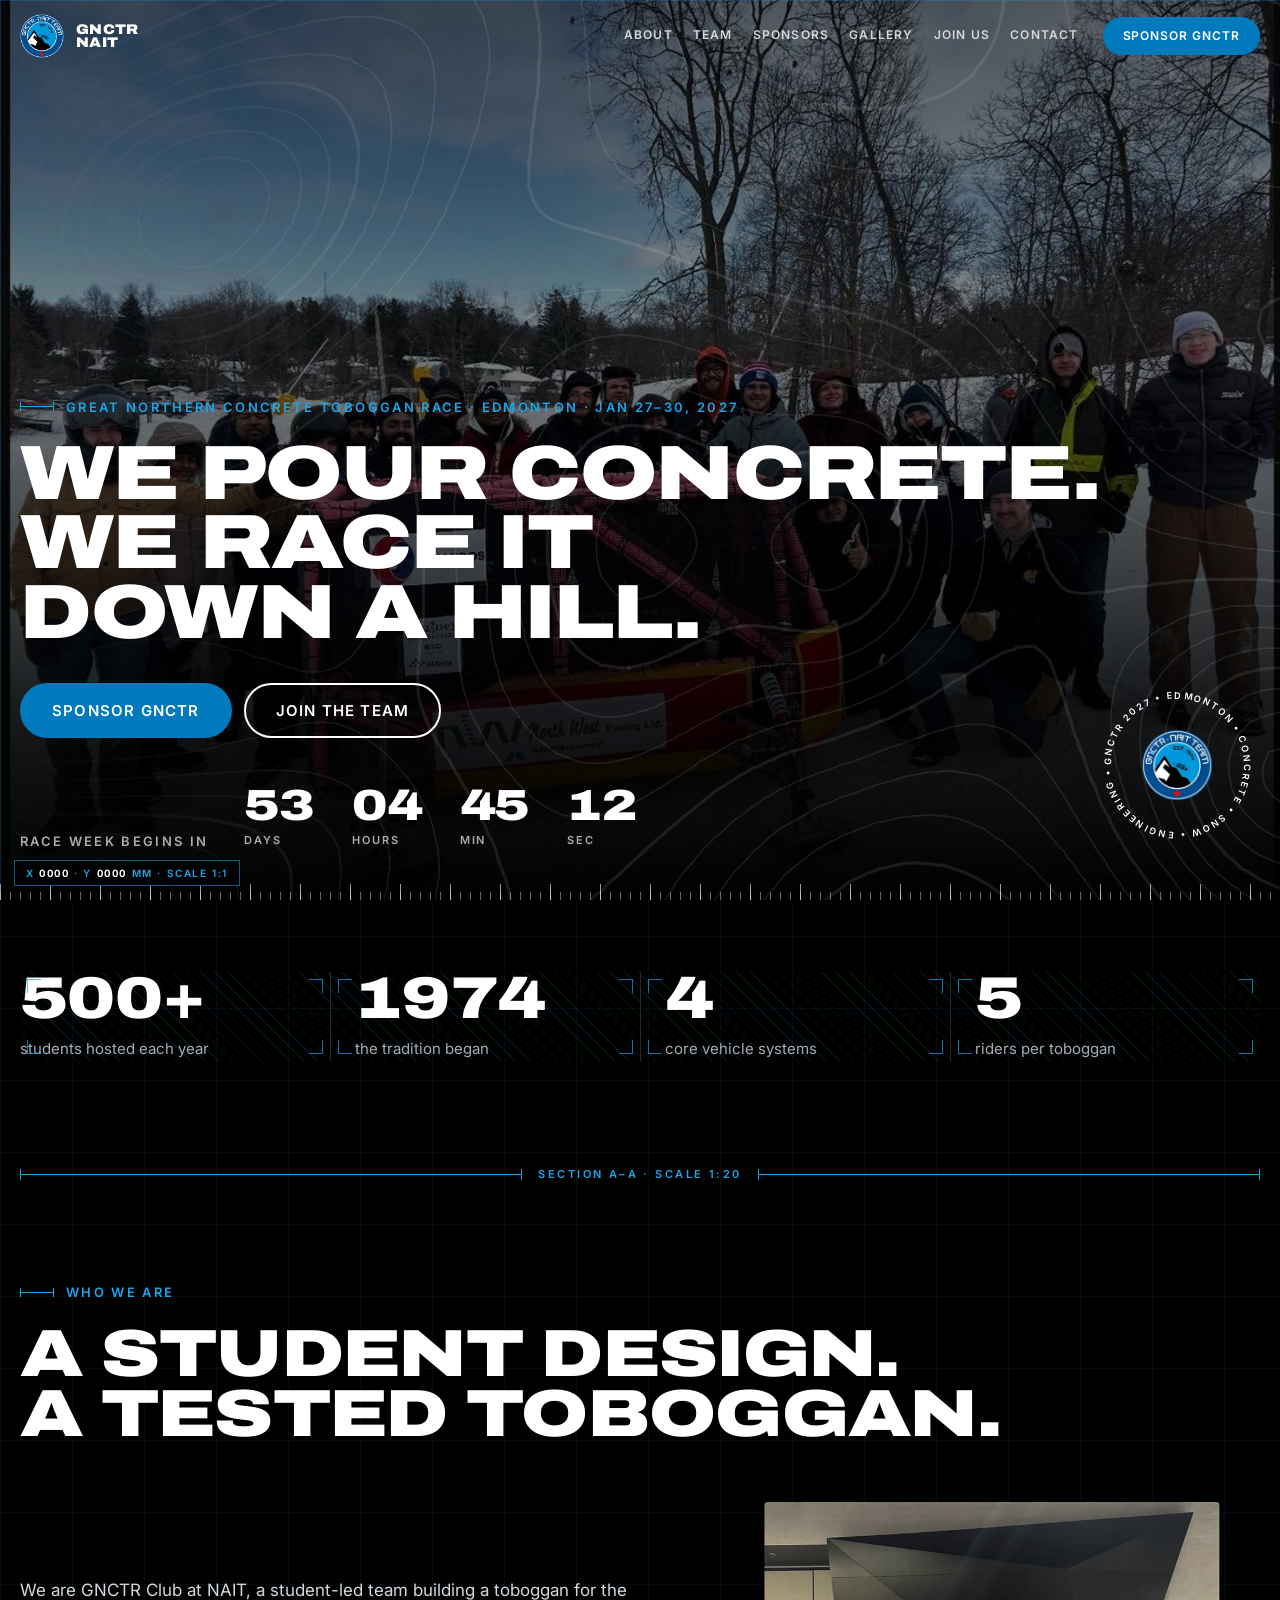
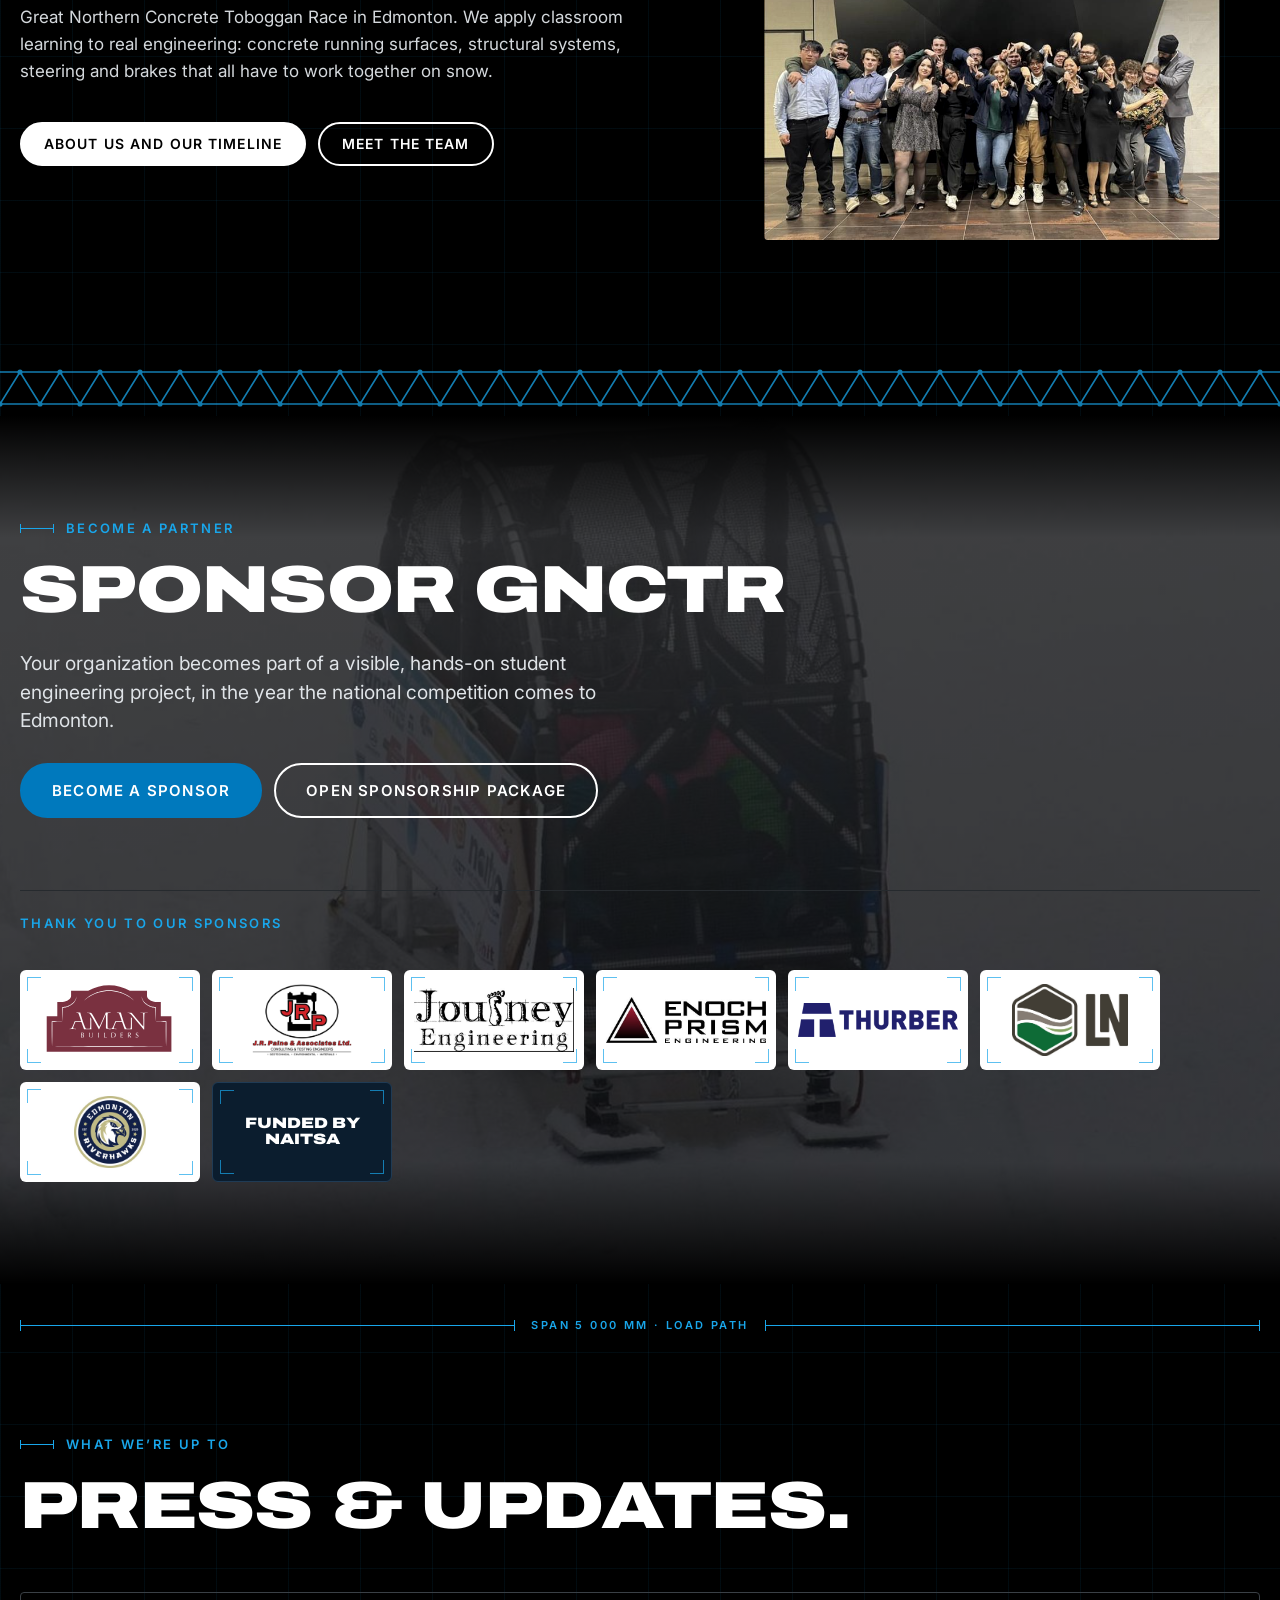
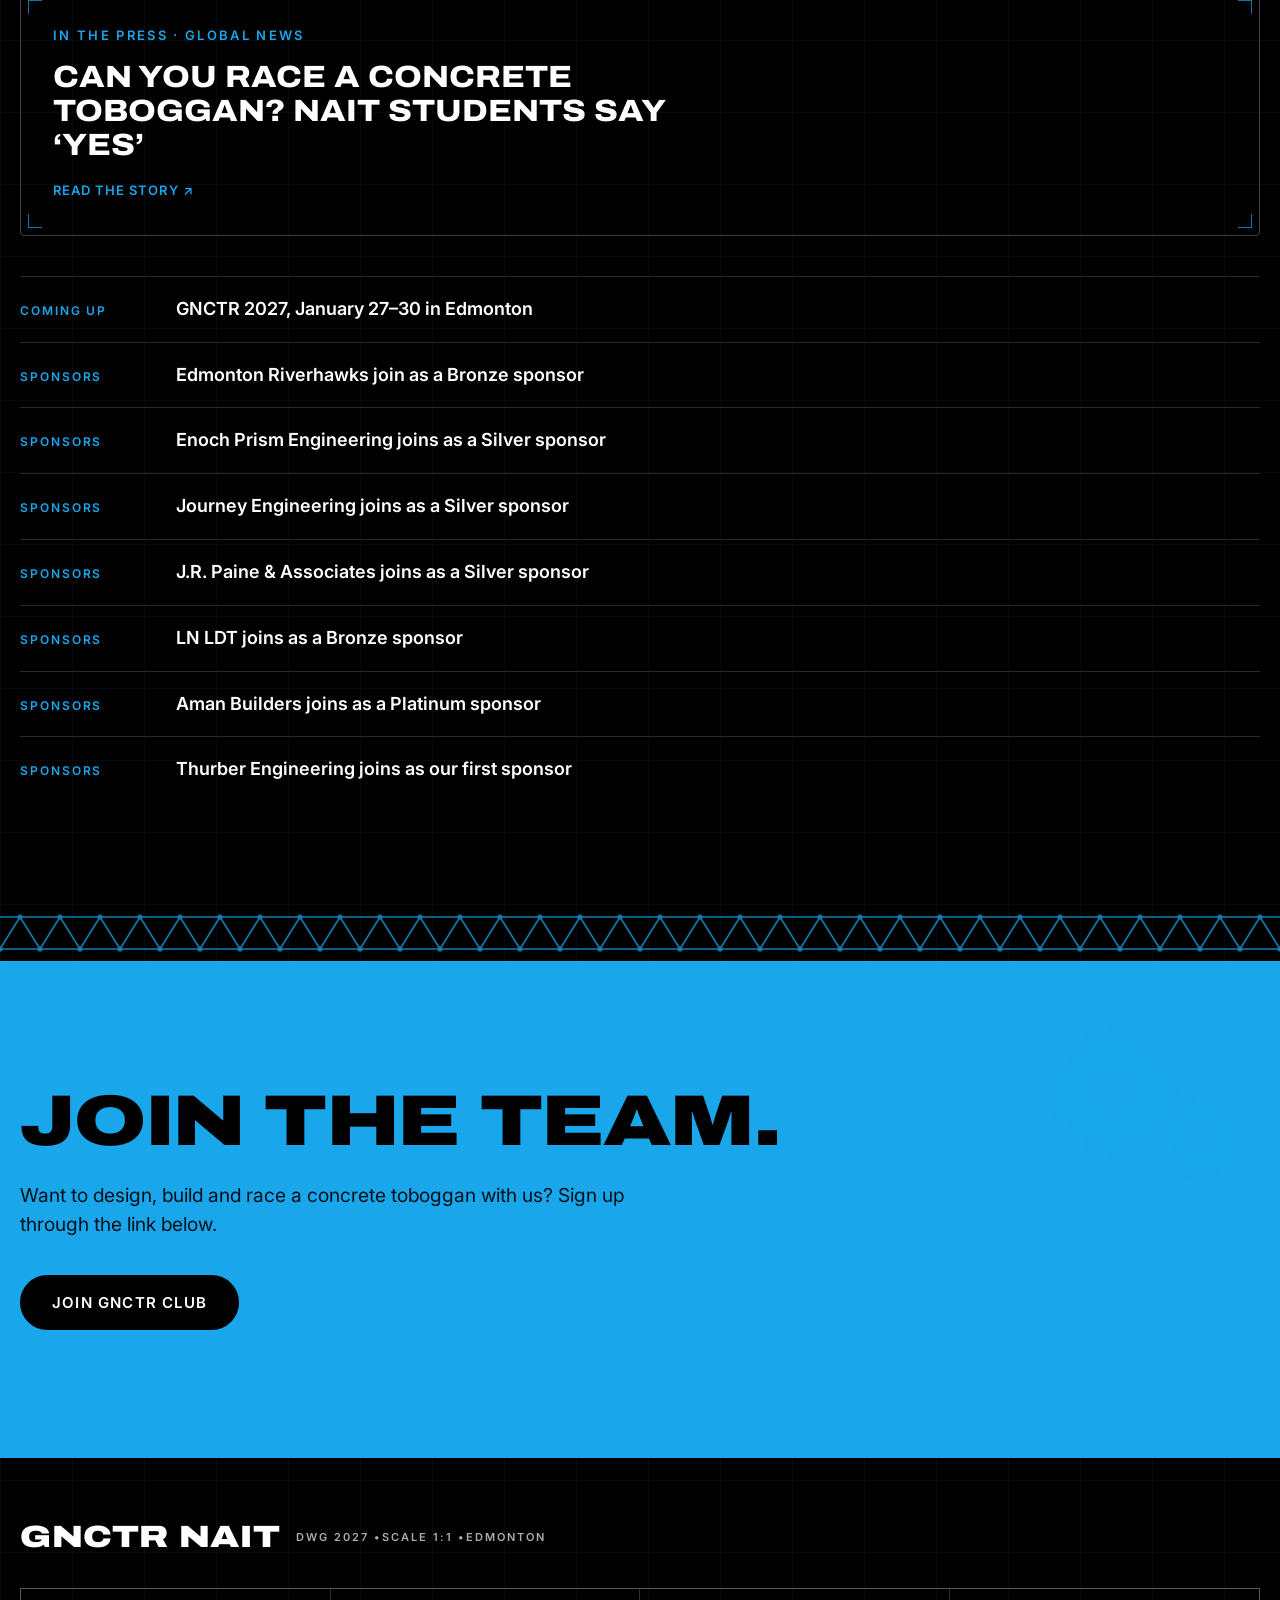
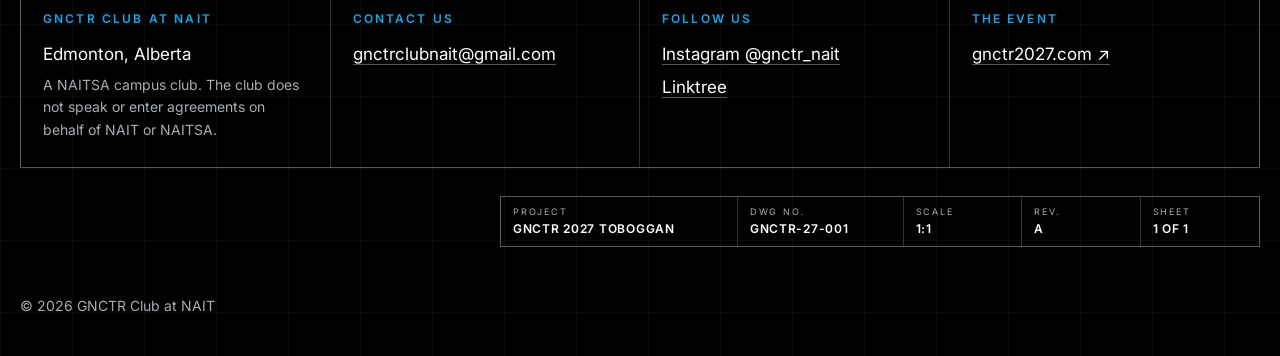
<file: index.html>
<!doctype html>
<html lang="en">
<head>
<meta charset="utf-8">
<meta name="viewport" content="width=device-width, initial-scale=1, viewport-fit=cover">
<title>GNCTR NAIT</title>
<meta name="description" content="GNCTR Club at NAIT: a student team designing, building and racing a concrete toboggan at the Great Northern Concrete Toboggan Race, Edmonton, January 27-30, 2027.">
<meta name="theme-color" content="#000000">
<link rel="icon" href="favicon.ico" sizes="any">
<link rel="icon" type="image/png" sizes="32x32" href="assets/img/icon-img-01.png">
<link rel="apple-touch-icon" href="assets/img/icon-img-02.png">
<link rel="preconnect" href="https://fonts.googleapis.com">
<link rel="preconnect" href="https://fonts.gstatic.com" crossorigin>
<link rel="stylesheet" href="https://fonts.googleapis.com/css2?family=Archivo:wdth,wght@62..125,100..900&family=Inter:wght@400;500;600&display=swap">
<link rel="stylesheet" href="css/styles.css">
</head>
<body>

<header class="nav" id="nav">
  <div class="wrap nav-in">
    <a class="brand" href="index.html" aria-label="GNCTR NAIT home">
      <img src="assets/img/img-03.png" alt="" width="44" height="44">
      <span>GNCTR<br>NAIT</span>
    </a>
    <nav class="nav-links" id="nav-links" aria-label="Main">
      <a href="about.html">About</a>
      <a href="team.html">Team</a>
      <a href="sponsors.html">Sponsors</a>
      <a href="gallery.html">Gallery</a>
      <a href="https://www.ookslife.ca/organization/great-northern-concrete-toboggan-race-club" target="_blank" rel="noopener">Join us</a>
      <a href="#contact">Contact</a>
      <a class="btn btn-blue menu-cta" href="sponsors.html">Sponsor GNCTR</a>
    </nav>
    <a class="btn btn-blue nav-cta" href="sponsors.html">Sponsor GNCTR</a>
    <button class="burger" id="burger" type="button" aria-label="Open menu" aria-expanded="false" aria-controls="nav-links"><span></span><span></span></button>
  </div>
</header>

<main id="top">
<div class="page" data-page="home">
  <section class="hero" aria-labelledby="hero-h">
    <div class="hero-bg" role="img" aria-label="The GNCTR NAIT team gathered around their toboggan in the snow"></div>
    <div class="topo" aria-hidden="true"></div>
    <div class="ruler" aria-hidden="true"></div>
    <div class="wrap hero-in">
      <p class="eyebrow">Great Northern Concrete Toboggan Race &middot; Edmonton &middot; Jan 27&ndash;30, 2027</p>
      <h1 id="hero-h">We pour concrete.<br>We race it<br>down a hill.</h1>
      <div class="hero-actions">
        <a class="btn btn-blue btn-lg" href="sponsors.html">Sponsor GNCTR</a>
        <a class="btn btn-line btn-lg" href="https://www.ookslife.ca/organization/great-northern-concrete-toboggan-race-club" target="_blank" rel="noopener">Join the team</a>
      </div>
      <svg class="stamp" viewBox="0 0 200 200" aria-hidden="true"><defs><path id="ringpath" d="M100,100 m-80,0 a80,80 0 1,1 160,0 a80,80 0 1,1 -160,0"/></defs><g class="ring"><text><textPath href="#ringpath" textLength="496" lengthAdjust="spacing">GNCTR 2027 &#8226; Edmonton &#8226; Concrete &#8226; Snow &#8226; Engineering &#8226;</textPath></text></g><image href="assets/img/img-03.png" x="58" y="58" width="84" height="84"/></svg>
      <div class="count" aria-label="Time until race week">
        <p class="count-l">Race week begins in</p>
        <div class="count-g" id="countdown">
          <div><b id="cd-d">--</b><span>Days</span></div>
          <div><b id="cd-h">--</b><span>Hours</span></div>
          <div><b id="cd-m">--</b><span>Min</span></div>
          <div><b id="cd-s">--</b><span>Sec</span></div>
        </div>
      </div>
    </div>
  </section>

  <section class="stats wrap" aria-label="GNCTR in numbers">
    <div class="stat reveal"><b data-count="500" data-suffix="+">500+</b><span>students hosted each year</span></div>
    <div class="stat reveal"><b data-count="1974">1974</b><span>the tradition began</span></div>
    <div class="stat reveal"><b data-count="4">4</b><span>core vehicle systems</span></div>
    <div class="stat reveal"><b data-count="5">5</b><span>riders per toboggan</span></div>
  </section>

  <div class="dim" aria-hidden="true"><i></i><span>Section A&ndash;A &middot; Scale 1:20</span><i></i></div>
  <section class="sec">
    <div class="wrap">
      <p class="eyebrow">Who we are</p>
      <h2 class="mega">A student design.<br>A tested toboggan.</h2>
      <div class="split">
        <div class="prose reveal">
          <p>We are GNCTR Club at NAIT, a student-led team building a toboggan for the Great Northern Concrete Toboggan Race in Edmonton. We apply classroom learning to real engineering: concrete running surfaces, structural systems, steering and brakes that all have to work together on snow.</p>
          <div class="hero-actions"><a class="btn btn-solid" href="about.html">About us and our timeline</a><a class="btn btn-line" href="team.html">Meet the team</a></div>
        </div>
        <figure class="about-photo reveal"><img src="assets/img/img-04.jpg" alt="The GNCTR NAIT team posing together indoors" width="800" height="593" loading="lazy"></figure>
      </div>
    </div>
  </section>

  <div class="truss" aria-hidden="true"></div>
  <section class="sec bg-sec cta-block">
    <div class="sec-bg" style="--img:url('../assets/img/bg-02.jpg')"></div>
    <div class="wrap">
      <p class="eyebrow">Become a partner</p>
      <h2 class="mega">Sponsor GNCTR</h2>
      <p class="lede">Your organization becomes part of a visible, hands-on student engineering project, in the year the national competition comes to Edmonton.</p>
      <div class="hero-actions"><a class="btn btn-blue btn-lg" href="sponsors.html">Become a sponsor</a><a class="btn btn-line btn-lg" href="assets/docs/GNCTR_at_NAIT_2027_Sponsorship_Package.pdf" target="_blank" rel="noopener">Open sponsorship package</a></div>
      <h3 class="label">Thank you to our sponsors</h3>
      <div class="logos compact">
        <div class="logo" role="img" aria-label="Aman Builders"><img src="assets/img/sponsor-aman-builders.svg" alt="" width="260" height="137"></div>
        <div class="logo" role="img" aria-label="J.R. Paine &amp; Associates Ltd."><img src="assets/img/sponsor-j-r-paine-amp-associates-ltd.png" alt="" width="200" height="144"></div>
        <div class="logo" role="img" aria-label="Journey Engineering"><img src="assets/img/sponsor-journey-engineering.jpg" alt="" width="520" height="206"></div>
        <div class="logo" role="img" aria-label="Enoch Prism Engineering"><img src="assets/img/sponsor-enoch-prism-engineering.jpg" alt="" width="499" height="146"></div>
        <div class="logo" role="img" aria-label="Thurber Engineering"><img src="assets/img/sponsor-thurber-engineering.png" alt="" width="200" height="77"></div>
        <div class="logo" role="img" aria-label="LN LDT"><img src="assets/img/sponsor-ln-ldt.jpg" alt="" width="600" height="375"></div>
          <div class="logo" role="img" aria-label="Edmonton Riverhawks"><img src="assets/img/sponsor-edmonton-riverhawks.jpg" alt="" width="400" height="400"></div>
        <div class="logo text" role="img" aria-label="Funded by NAITSA"><span>Funded by NAITSA</span></div>
      </div>
    </div>
  </section>

  <div class="dim" aria-hidden="true"><i></i><span>Span 5 000 mm &middot; Load path</span><i></i></div>
  <section class="sec" >
    <div class="wrap">
      <p class="eyebrow">What we&rsquo;re up to</p>
      <h2 class="mega">Press &amp; updates.</h2>
      <a class="press" href="https://globalnews.ca/news/10421930/alberta-edmonton-engineering-students-compete-great-northern-toboggan-race/" target="_blank" rel="noopener">
        <span class="label">In the press &middot; Global News</span>
        <b>Can you race a concrete toboggan? NAIT students say &lsquo;yes&rsquo;</b>
        <i>Read the story &#8599;</i>
      </a>
      <ul class="updates">
        <li><span>Coming up</span><b>GNCTR 2027, January 27&ndash;30 in Edmonton</b></li>
        <li><span>Sponsors</span><b>Edmonton Riverhawks join as a Bronze sponsor</b></li>
        <li><span>Sponsors</span><b>Enoch Prism Engineering joins as a Silver sponsor</b></li>
        <li><span>Sponsors</span><b>Journey Engineering joins as a Silver sponsor</b></li>
        <li><span>Sponsors</span><b>J.R. Paine &amp; Associates joins as a Silver sponsor</b></li>
        <li><span>Sponsors</span><b>LN LDT joins as a Bronze sponsor</b></li>
        <li><span>Sponsors</span><b>Aman Builders joins as a Platinum sponsor</b></li>
        <li><span>Sponsors</span><b>Thurber Engineering joins as our first sponsor</b></li>
      </ul>
    </div>
  </section>

  <div class="truss" aria-hidden="true"></div>
  <section class="join" data-fx="gears" aria-labelledby="join-h"><svg class="gears" viewBox="0 0 190 180" aria-hidden="true"><g class="gear g1" style="--k:0.16"><path d="M123.2 74.9 L132.4 76.5 L132.4 83.5 L123.2 85.1 L121.9 91.8 L129.7 96.8 L127.1 103.3 L118.0 101.3 L114.2 106.9 L119.5 114.6 L114.6 119.5 L106.9 114.2 L101.3 118.0 L103.3 127.1 L96.8 129.7 L91.8 121.9 L85.1 123.2 L83.5 132.4 L76.5 132.4 L74.9 123.2 L68.2 121.9 L63.2 129.7 L56.7 127.1 L58.7 118.0 L53.1 114.2 L45.4 119.5 L40.5 114.6 L45.8 106.9 L42.0 101.3 L32.9 103.3 L30.3 96.8 L38.1 91.8 L36.8 85.1 L27.6 83.5 L27.6 76.5 L36.8 74.9 L38.1 68.2 L30.3 63.2 L32.9 56.7 L42.0 58.7 L45.8 53.1 L40.5 45.4 L45.4 40.5 L53.1 45.8 L58.7 42.0 L56.7 32.9 L63.2 30.3 L68.2 38.1 L74.9 36.8 L76.5 27.6 L83.5 27.6 L85.1 36.8 L91.8 38.1 L96.8 30.3 L103.3 32.9 L101.3 42.0 L106.9 45.8 L114.6 40.5 L119.5 45.4 L114.2 53.1 L118.0 58.7 L127.1 56.7 L129.7 63.2 L121.9 68.2Z M66.6 80.0a13.4 13.4 0 1 0 26.9 0a13.4 13.4 0 1 0 -26.9 0Z" fill-rule="evenodd"/><path d="M80.0 80.0L118.4 80.0" /><path d="M80.0 80.0L99.2 113.3" /><path d="M80.0 80.0L60.8 113.3" /><path d="M80.0 80.0L41.6 80.0" /><path d="M80.0 80.0L60.8 46.7" /><path d="M80.0 80.0L99.2 46.7" /><circle cx="80" cy="80" r="27.8" fill="none"/></g><g class="gear g2" style="--k:-0.256"><path d="M173.9 111.8 L183.2 112.9 L183.2 120.3 L173.9 121.4 L171.9 127.5 L178.8 133.8 L174.5 139.8 L166.3 135.2 L161.2 139.0 L163.0 148.1 L156.0 150.4 L152.1 141.9 L145.7 141.9 L141.8 150.4 L134.8 148.1 L136.6 139.0 L131.4 135.2 L123.3 139.8 L119.0 133.8 L125.8 127.5 L123.8 121.4 L114.6 120.3 L114.6 112.9 L123.8 111.8 L125.8 105.8 L119.0 99.4 L123.3 93.5 L131.4 98.0 L136.6 94.3 L134.8 85.1 L141.8 82.9 L145.7 91.3 L152.1 91.3 L156.0 82.9 L163.0 85.1 L161.2 94.3 L166.3 98.0 L174.5 93.5 L178.8 99.4 L171.9 105.8Z M140.5 116.6a8.4 8.4 0 1 0 16.8 0a8.4 8.4 0 1 0 -16.8 0Z" fill-rule="evenodd"/><path d="M148.9 116.6L172.9 116.6" /><path d="M148.9 116.6L160.9 137.4" /><path d="M148.9 116.6L136.9 137.4" /><path d="M148.9 116.6L124.9 116.6" /><path d="M148.9 116.6L136.9 95.8" /><path d="M148.9 116.6L160.9 95.8" /><circle cx="148.8699122429963" cy="116.61878189729948" r="17.4" fill="none"/></g></svg>
    <div class="wrap">
      <h2 class="mega" id="join-h">Join the team.</h2>
      <p class="lede">Want to design, build and race a concrete toboggan with us? Sign up through the link below.</p>
      <a class="btn btn-solid btn-lg" href="https://www.ookslife.ca/organization/great-northern-concrete-toboggan-race-club" target="_blank" rel="noopener">Join GNCTR Club</a>
    </div>
  </section>
</div>
</main>

<footer class="foot" id="contact">
  <div class="wrap">
    <div class="foot-big">GNCTR NAIT</div>
    <div class="foot-cols">
      <div><h3>GNCTR Club at NAIT</h3><p>Edmonton, Alberta</p><p class="fine">A NAITSA campus club. The club does not speak or enter agreements on behalf of NAIT or NAITSA.</p></div>
      <div><h3>Contact us</h3><p><a href="mailto:gnctrclubnait@gmail.com">gnctrclubnait@gmail.com</a></p></div>
      <div><h3>Follow us</h3><p><a href="https://www.instagram.com/gnctr_nait/" target="_blank" rel="noopener">Instagram @gnctr_nait</a></p><p><a href="https://linktr.ee/gnctrclubnait" target="_blank" rel="noopener">Linktree</a></p></div>
      <div><h3>The event</h3><p><a href="https://gnctr2027.com" target="_blank" rel="noopener">gnctr2027.com &#8599;</a></p></div>
    </div>
    <div class="titleblock" aria-hidden="true"><div><span>Project</span><b>GNCTR 2027 toboggan</b></div><div><span>Dwg no.</span><b>GNCTR-27-001</b></div><div><span>Scale</span><b>1:1</b></div><div><span>Rev.</span><b>A</b></div><div><span>Sheet</span><b>1 of 1</b></div></div>
    <p class="copy">&copy; 2026 GNCTR Club at NAIT</p>
  </div>
</footer>
<div class="xh xh-h" aria-hidden="true"></div><div class="xh xh-v" aria-hidden="true"></div><div class="hud" aria-hidden="true">X <b id="hud-x">0000</b> &middot; Y <b id="hud-y">0000</b> mm &middot; Scale 1:1</div>
<div class="run" aria-hidden="true"><i class="run-line"></i><svg class="run-sled" viewBox="0 0 28 20"><path d="M3 14h20c2 0 3 1 3 3"/><rect x="6" y="6" width="14" height="6" rx="2"/><path d="M5 17h18"/></svg></div>


<script src="js/main.js" defer></script>
</body>
</html>
</file>
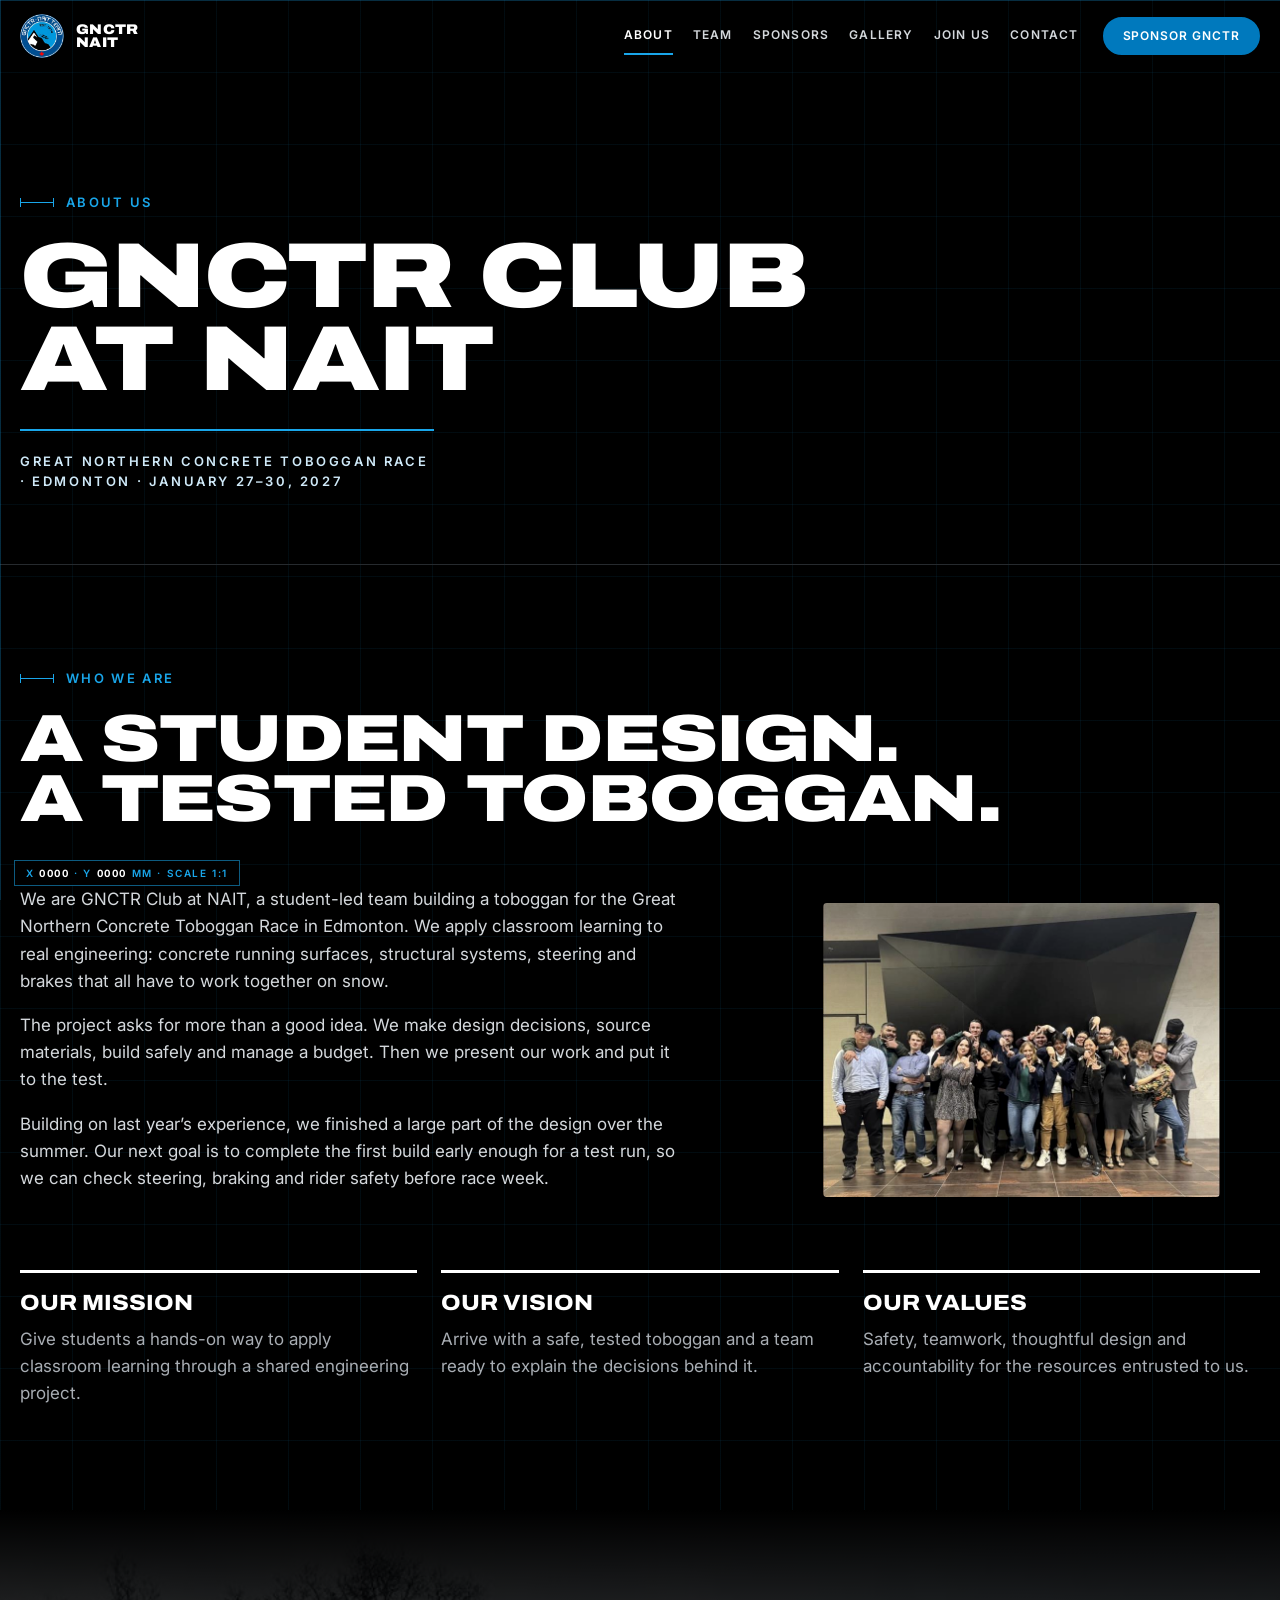
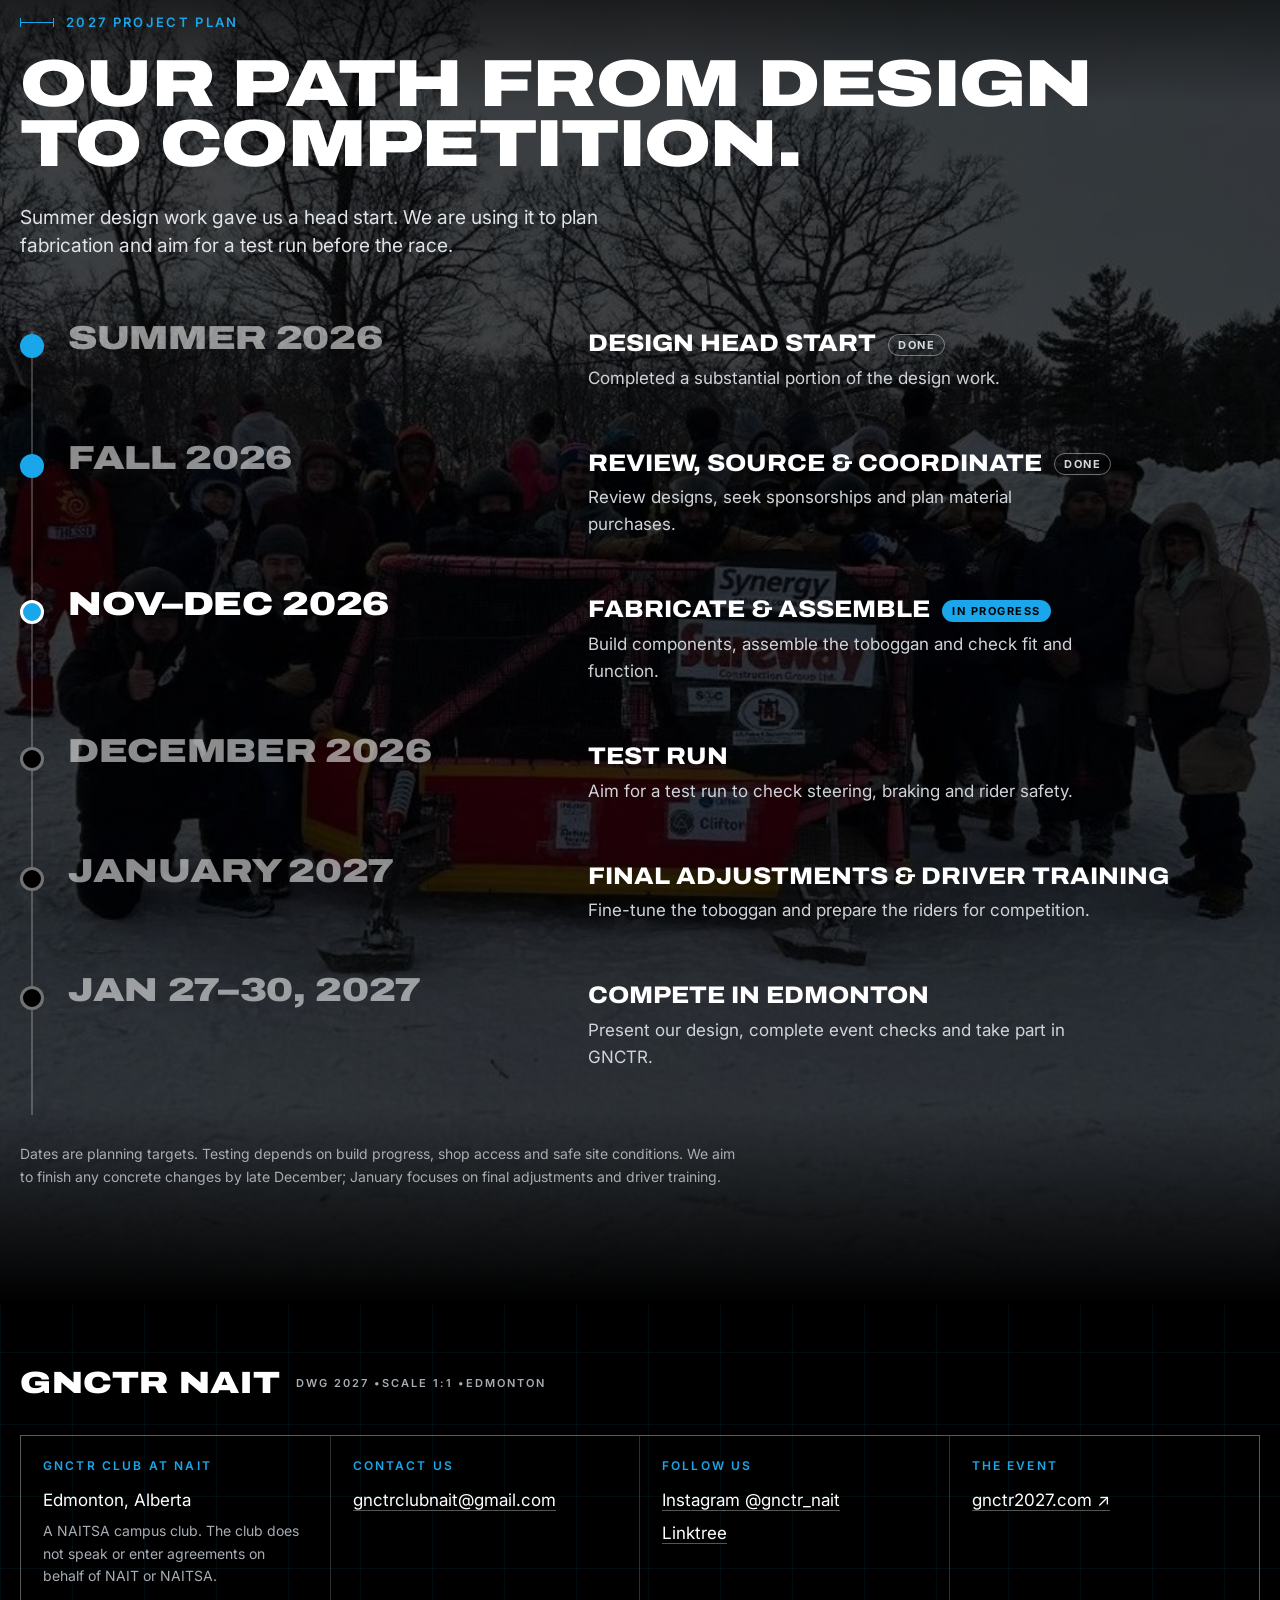
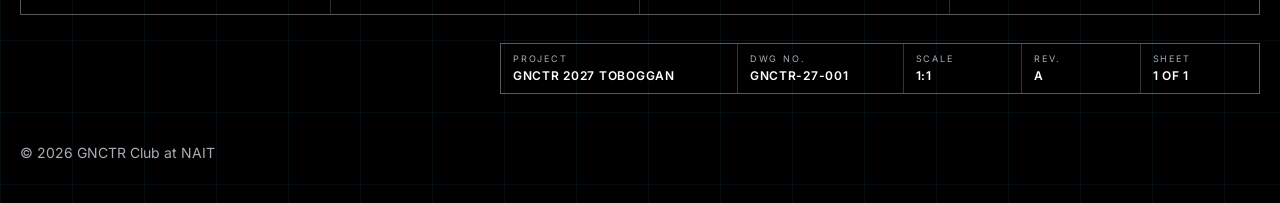
<file: about.html>
<!doctype html>
<html lang="en">
<head>
<meta charset="utf-8">
<meta name="viewport" content="width=device-width, initial-scale=1, viewport-fit=cover">
<title>About | GNCTR NAIT</title>
<meta name="description" content="GNCTR Club at NAIT: a student team designing, building and racing a concrete toboggan at the Great Northern Concrete Toboggan Race, Edmonton, January 27-30, 2027.">
<meta name="theme-color" content="#000000">
<link rel="icon" href="favicon.ico" sizes="any">
<link rel="icon" type="image/png" sizes="32x32" href="assets/img/icon-img-01.png">
<link rel="apple-touch-icon" href="assets/img/icon-img-02.png">
<link rel="preconnect" href="https://fonts.googleapis.com">
<link rel="preconnect" href="https://fonts.gstatic.com" crossorigin>
<link rel="stylesheet" href="https://fonts.googleapis.com/css2?family=Archivo:wdth,wght@62..125,100..900&family=Inter:wght@400;500;600&display=swap">
<link rel="stylesheet" href="css/styles.css">
</head>
<body>

<header class="nav" id="nav">
  <div class="wrap nav-in">
    <a class="brand" href="index.html" aria-label="GNCTR NAIT home">
      <img src="assets/img/img-03.png" alt="" width="44" height="44">
      <span>GNCTR<br>NAIT</span>
    </a>
    <nav class="nav-links" id="nav-links" aria-label="Main">
      <a href="about.html" aria-current="page">About</a>
      <a href="team.html">Team</a>
      <a href="sponsors.html">Sponsors</a>
      <a href="gallery.html">Gallery</a>
      <a href="https://www.ookslife.ca/organization/great-northern-concrete-toboggan-race-club" target="_blank" rel="noopener">Join us</a>
      <a href="#contact">Contact</a>
      <a class="btn btn-blue menu-cta" href="sponsors.html">Sponsor GNCTR</a>
    </nav>
    <a class="btn btn-blue nav-cta" href="sponsors.html">Sponsor GNCTR</a>
    <button class="burger" id="burger" type="button" aria-label="Open menu" aria-expanded="false" aria-controls="nav-links"><span></span><span></span></button>
  </div>
</header>

<main id="top">
<div class="page" data-page="about">
  <section class="title-page" id="about-cover">
    <div class="wrap">
      <p class="eyebrow">About us</p>
      <h1 class="mega">GNCTR Club at NAIT</h1>
      <p class="tp-sub">Great Northern Concrete Toboggan Race &middot; Edmonton &middot; January 27&ndash;30, 2027</p>
    </div>
  </section>
  <section class="sec" id="about-story" >
    <div class="wrap">
      <p class="eyebrow">Who we are</p>
      <h1 class="mega">A student design.<br>A tested toboggan.</h1>
      <div class="about-grid">
        <div class="prose reveal">
          <p>We are GNCTR Club at NAIT, a student-led team building a toboggan for the Great Northern Concrete Toboggan Race in Edmonton. We apply classroom learning to real engineering: concrete running surfaces, structural systems, steering and brakes that all have to work together on snow.</p>
          <p>The project asks for more than a good idea. We make design decisions, source materials, build safely and manage a budget. Then we present our work and put it to the test.</p>
          <p>Building on last year&rsquo;s experience, we finished a large part of the design over the summer. Our next goal is to complete the first build early enough for a test run, so we can check steering, braking and rider safety before race week.</p>
        </div>
        <figure class="about-photo reveal">
          <img src="assets/img/img-04.jpg" alt="The GNCTR NAIT team posing together indoors" width="800" height="593" loading="lazy">
        </figure>
      </div>
      <div class="trio">
        <div class="reveal"><h3>Our mission</h3><p>Give students a hands-on way to apply classroom learning through a shared engineering project.</p></div>
        <div class="reveal"><h3>Our vision</h3><p>Arrive with a safe, tested toboggan and a team ready to explain the decisions behind it.</p></div>
        <div class="reveal"><h3>Our values</h3><p>Safety, teamwork, thoughtful design and accountability for the resources entrusted to us.</p></div>
      </div>
    </div>
  </section>

  <section class="sec bg-sec timeline-sec" >
    <div class="sec-bg" style="--img:url('../assets/img/bg-03.jpg')"></div>
    <div class="wrap">
      <p class="eyebrow">2027 project plan</p>
      <h2 class="mega">Our path from design to competition.</h2>
      <p class="lede">Summer design work gave us a head start. We are using it to plan fabrication and aim for a test run before the race.</p>
      <ol class="tl" id="tl">
        <li data-end="2026-08-31">
          <div class="tl-when">Summer 2026</div>
          <div class="tl-body"><h3>Design head start</h3><p>Completed a substantial portion of the design work.</p></div>
        </li>
        <li data-end="2026-10-31">
          <div class="tl-when">Fall 2026</div>
          <div class="tl-body"><h3>Review, source &amp; coordinate</h3><p>Review designs, seek sponsorships and plan material purchases.</p></div>
        </li>
        <li data-end="2026-12-31">
          <div class="tl-when">Nov&ndash;Dec 2026</div>
          <div class="tl-body"><h3>Fabricate &amp; assemble</h3><p>Build components, assemble the toboggan and check fit and function.</p></div>
        </li>
        <li data-end="2026-12-31">
          <div class="tl-when">December 2026</div>
          <div class="tl-body"><h3>Test run</h3><p>Aim for a test run to check steering, braking and rider safety.</p></div>
        </li>
        <li data-end="2027-01-26">
          <div class="tl-when">January 2027</div>
          <div class="tl-body"><h3>Final adjustments &amp; driver training</h3><p>Fine-tune the toboggan and prepare the riders for competition.</p></div>
        </li>
        <li data-end="2027-01-30">
          <div class="tl-when">Jan 27&ndash;30, 2027</div>
          <div class="tl-body"><h3>Compete in Edmonton</h3><p>Present our design, complete event checks and take part in GNCTR.</p></div>
        </li>
      </ol>
      <p class="fine">Dates are planning targets. Testing depends on build progress, shop access and safe site conditions. We aim to finish any concrete changes by late December; January focuses on final adjustments and driver training.</p>
    </div>
  </section>
</div>
</main>

<footer class="foot" id="contact">
  <div class="wrap">
    <div class="foot-big">GNCTR NAIT</div>
    <div class="foot-cols">
      <div><h3>GNCTR Club at NAIT</h3><p>Edmonton, Alberta</p><p class="fine">A NAITSA campus club. The club does not speak or enter agreements on behalf of NAIT or NAITSA.</p></div>
      <div><h3>Contact us</h3><p><a href="mailto:gnctrclubnait@gmail.com">gnctrclubnait@gmail.com</a></p></div>
      <div><h3>Follow us</h3><p><a href="https://www.instagram.com/gnctr_nait/" target="_blank" rel="noopener">Instagram @gnctr_nait</a></p><p><a href="https://linktr.ee/gnctrclubnait" target="_blank" rel="noopener">Linktree</a></p></div>
      <div><h3>The event</h3><p><a href="https://gnctr2027.com" target="_blank" rel="noopener">gnctr2027.com &#8599;</a></p></div>
    </div>
    <div class="titleblock" aria-hidden="true"><div><span>Project</span><b>GNCTR 2027 toboggan</b></div><div><span>Dwg no.</span><b>GNCTR-27-001</b></div><div><span>Scale</span><b>1:1</b></div><div><span>Rev.</span><b>A</b></div><div><span>Sheet</span><b>1 of 1</b></div></div>
    <p class="copy">&copy; 2026 GNCTR Club at NAIT</p>
  </div>
</footer>
<div class="xh xh-h" aria-hidden="true"></div><div class="xh xh-v" aria-hidden="true"></div><div class="hud" aria-hidden="true">X <b id="hud-x">0000</b> &middot; Y <b id="hud-y">0000</b> mm &middot; Scale 1:1</div>
<div class="run" aria-hidden="true"><i class="run-line"></i><svg class="run-sled" viewBox="0 0 28 20"><path d="M3 14h20c2 0 3 1 3 3"/><rect x="6" y="6" width="14" height="6" rx="2"/><path d="M5 17h18"/></svg></div>


<script src="js/main.js" defer></script>
</body>
</html>
</file>
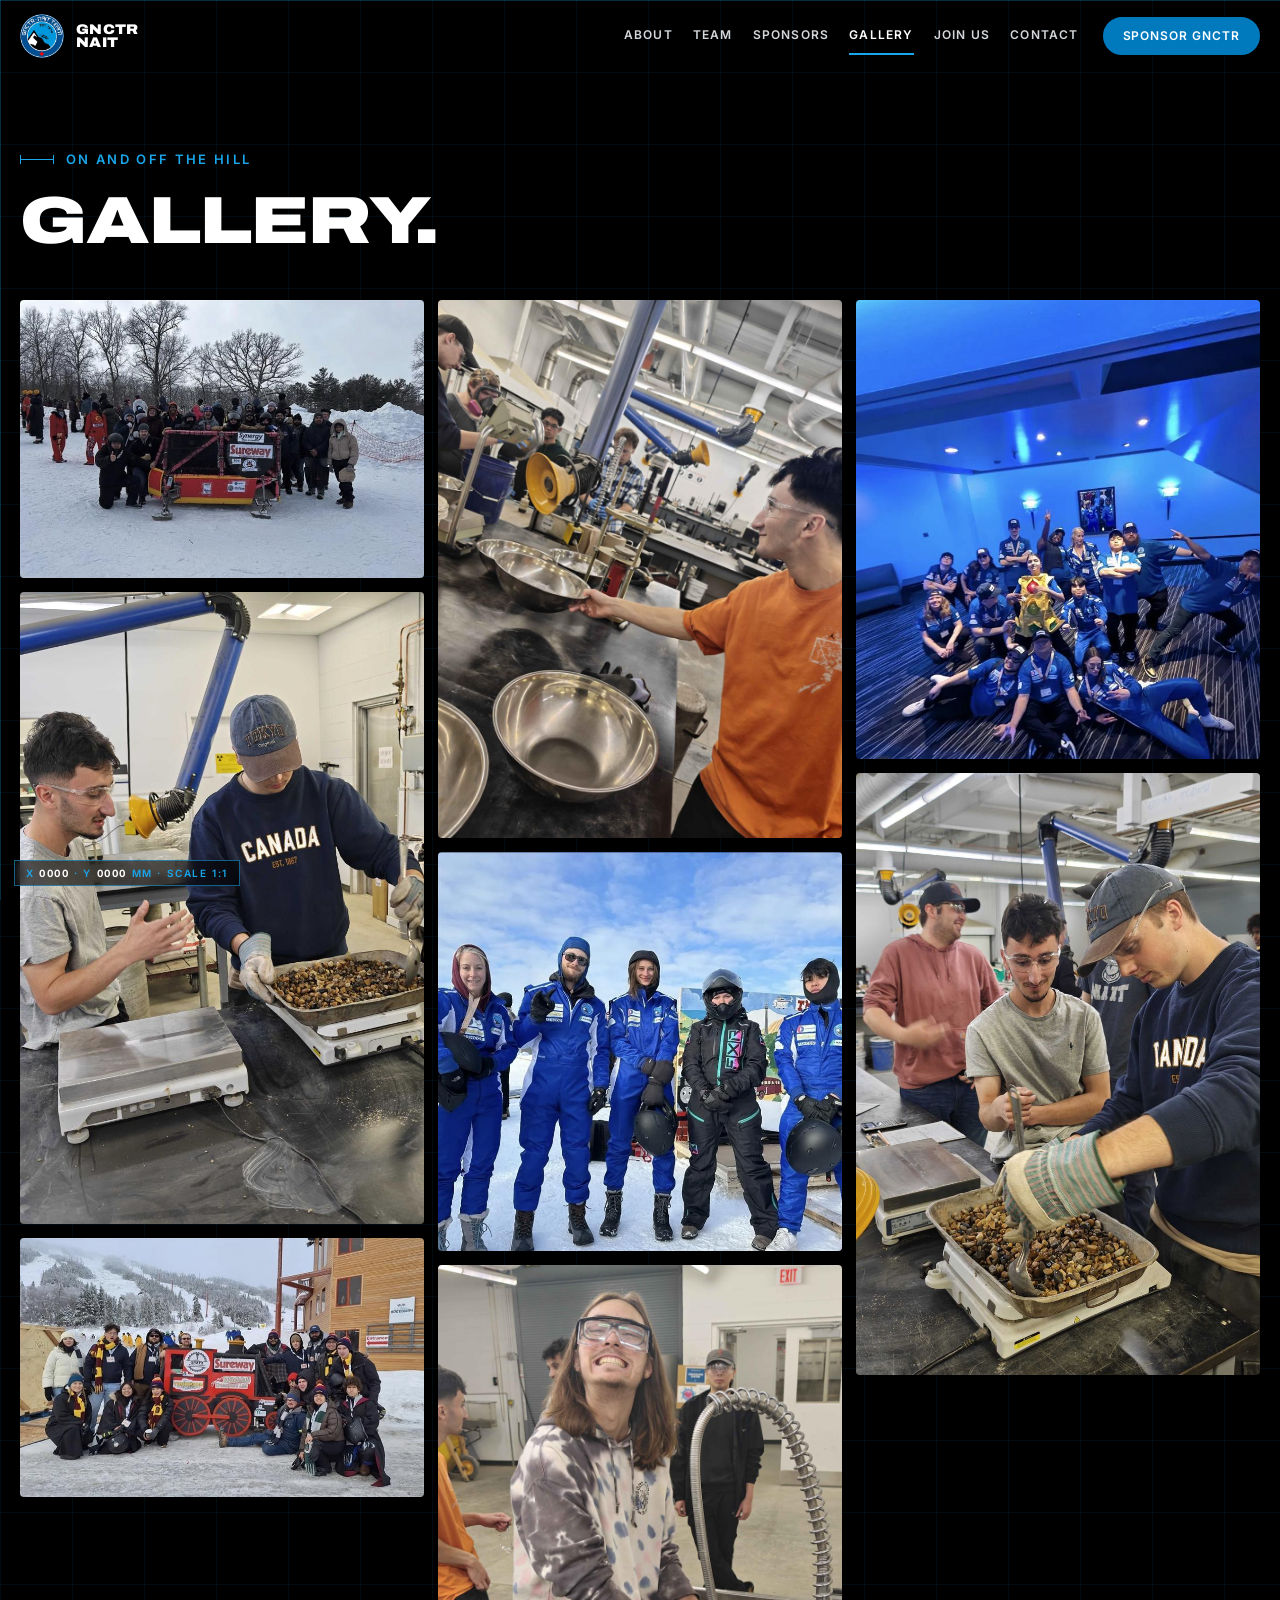
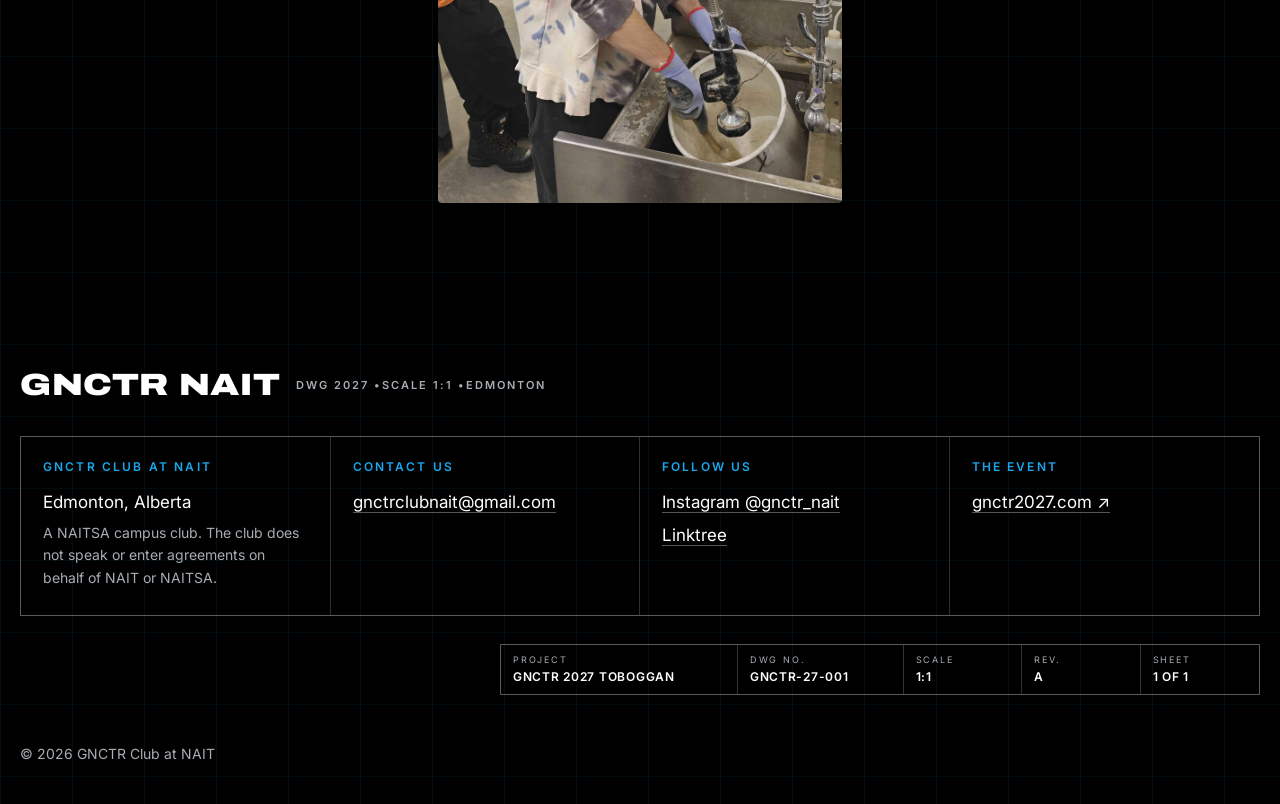
<file: gallery.html>
<!doctype html>
<html lang="en">
<head>
<meta charset="utf-8">
<meta name="viewport" content="width=device-width, initial-scale=1, viewport-fit=cover">
<title>Gallery | GNCTR NAIT</title>
<meta name="description" content="GNCTR Club at NAIT: a student team designing, building and racing a concrete toboggan at the Great Northern Concrete Toboggan Race, Edmonton, January 27-30, 2027.">
<meta name="theme-color" content="#000000">
<link rel="icon" href="favicon.ico" sizes="any">
<link rel="icon" type="image/png" sizes="32x32" href="assets/img/icon-img-01.png">
<link rel="apple-touch-icon" href="assets/img/icon-img-02.png">
<link rel="preconnect" href="https://fonts.googleapis.com">
<link rel="preconnect" href="https://fonts.gstatic.com" crossorigin>
<link rel="stylesheet" href="https://fonts.googleapis.com/css2?family=Archivo:wdth,wght@62..125,100..900&family=Inter:wght@400;500;600&display=swap">
<link rel="stylesheet" href="css/styles.css">
</head>
<body>

<header class="nav" id="nav">
  <div class="wrap nav-in">
    <a class="brand" href="index.html" aria-label="GNCTR NAIT home">
      <img src="assets/img/img-03.png" alt="" width="44" height="44">
      <span>GNCTR<br>NAIT</span>
    </a>
    <nav class="nav-links" id="nav-links" aria-label="Main">
      <a href="about.html">About</a>
      <a href="team.html">Team</a>
      <a href="sponsors.html">Sponsors</a>
      <a href="gallery.html" aria-current="page">Gallery</a>
      <a href="https://www.ookslife.ca/organization/great-northern-concrete-toboggan-race-club" target="_blank" rel="noopener">Join us</a>
      <a href="#contact">Contact</a>
      <a class="btn btn-blue menu-cta" href="sponsors.html">Sponsor GNCTR</a>
    </nav>
    <a class="btn btn-blue nav-cta" href="sponsors.html">Sponsor GNCTR</a>
    <button class="burger" id="burger" type="button" aria-label="Open menu" aria-expanded="false" aria-controls="nav-links"><span></span><span></span></button>
  </div>
</header>

<main id="top">
<div class="page" data-page="gallery">
  <section class="sec gallery-sec" >
    <div class="wrap">
      <p class="eyebrow">On and off the hill</p>
      <h1 class="mega">Gallery.</h1>
    </div>
    <div class="wrap mason" id="reel">
      <button type="button" class="ph"><img src="assets/img/img-11.jpg" alt="Team members and supporters posing with the toboggan in the snow" width="800" height="552" loading="lazy"></button>
      <button type="button" class="ph"><img src="assets/img/bg-04.jpg" alt="Two team members weighing gravel aggregate in the lab" width="768" height="1200" loading="lazy"></button>
      <button type="button" class="ph"><img src="assets/img/img-12.jpg" alt="Team members in winter gear gathered around the toboggan at a ski hill" width="800" height="514" loading="lazy"></button>
      <button type="button" class="ph"><img src="assets/img/img-13.jpg" alt="Team members working at lab benches" width="900" height="1200" loading="lazy"></button>
      <button type="button" class="ph"><img src="assets/img/img-14.jpg" alt="Five team members in blue racing suits" width="800" height="789" loading="lazy"></button>
      <button type="button" class="ph"><img src="assets/img/img-15.jpg" alt="A team member smiling while washing equipment" width="900" height="1200" loading="lazy"></button>
      <button type="button" class="ph"><img src="assets/img/img-16.jpg" alt="Team members in matching blue racing suits" width="703" height="800" loading="lazy"></button>
      <button type="button" class="ph"><img src="assets/img/img-17.jpg" alt="Three GNCTR NAIT team members in the lab" width="805" height="1200" loading="lazy"></button>
    </div>
  </section>
</div>
</main>

<footer class="foot" id="contact">
  <div class="wrap">
    <div class="foot-big">GNCTR NAIT</div>
    <div class="foot-cols">
      <div><h3>GNCTR Club at NAIT</h3><p>Edmonton, Alberta</p><p class="fine">A NAITSA campus club. The club does not speak or enter agreements on behalf of NAIT or NAITSA.</p></div>
      <div><h3>Contact us</h3><p><a href="mailto:gnctrclubnait@gmail.com">gnctrclubnait@gmail.com</a></p></div>
      <div><h3>Follow us</h3><p><a href="https://www.instagram.com/gnctr_nait/" target="_blank" rel="noopener">Instagram @gnctr_nait</a></p><p><a href="https://linktr.ee/gnctrclubnait" target="_blank" rel="noopener">Linktree</a></p></div>
      <div><h3>The event</h3><p><a href="https://gnctr2027.com" target="_blank" rel="noopener">gnctr2027.com &#8599;</a></p></div>
    </div>
    <div class="titleblock" aria-hidden="true"><div><span>Project</span><b>GNCTR 2027 toboggan</b></div><div><span>Dwg no.</span><b>GNCTR-27-001</b></div><div><span>Scale</span><b>1:1</b></div><div><span>Rev.</span><b>A</b></div><div><span>Sheet</span><b>1 of 1</b></div></div>
    <p class="copy">&copy; 2026 GNCTR Club at NAIT</p>
  </div>
</footer>
<div class="xh xh-h" aria-hidden="true"></div><div class="xh xh-v" aria-hidden="true"></div><div class="hud" aria-hidden="true">X <b id="hud-x">0000</b> &middot; Y <b id="hud-y">0000</b> mm &middot; Scale 1:1</div>
<div class="run" aria-hidden="true"><i class="run-line"></i><svg class="run-sled" viewBox="0 0 28 20"><path d="M3 14h20c2 0 3 1 3 3"/><rect x="6" y="6" width="14" height="6" rx="2"/><path d="M5 17h18"/></svg></div>

<dialog class="lightbox" id="lightbox" aria-label="Photo viewer">
  <button type="button" class="lb-close" id="lb-close" aria-label="Close photo">&times;</button>
  <img id="lb-img" alt="">
</dialog>
<script src="js/main.js" defer></script>
</body>
</html>
</file>
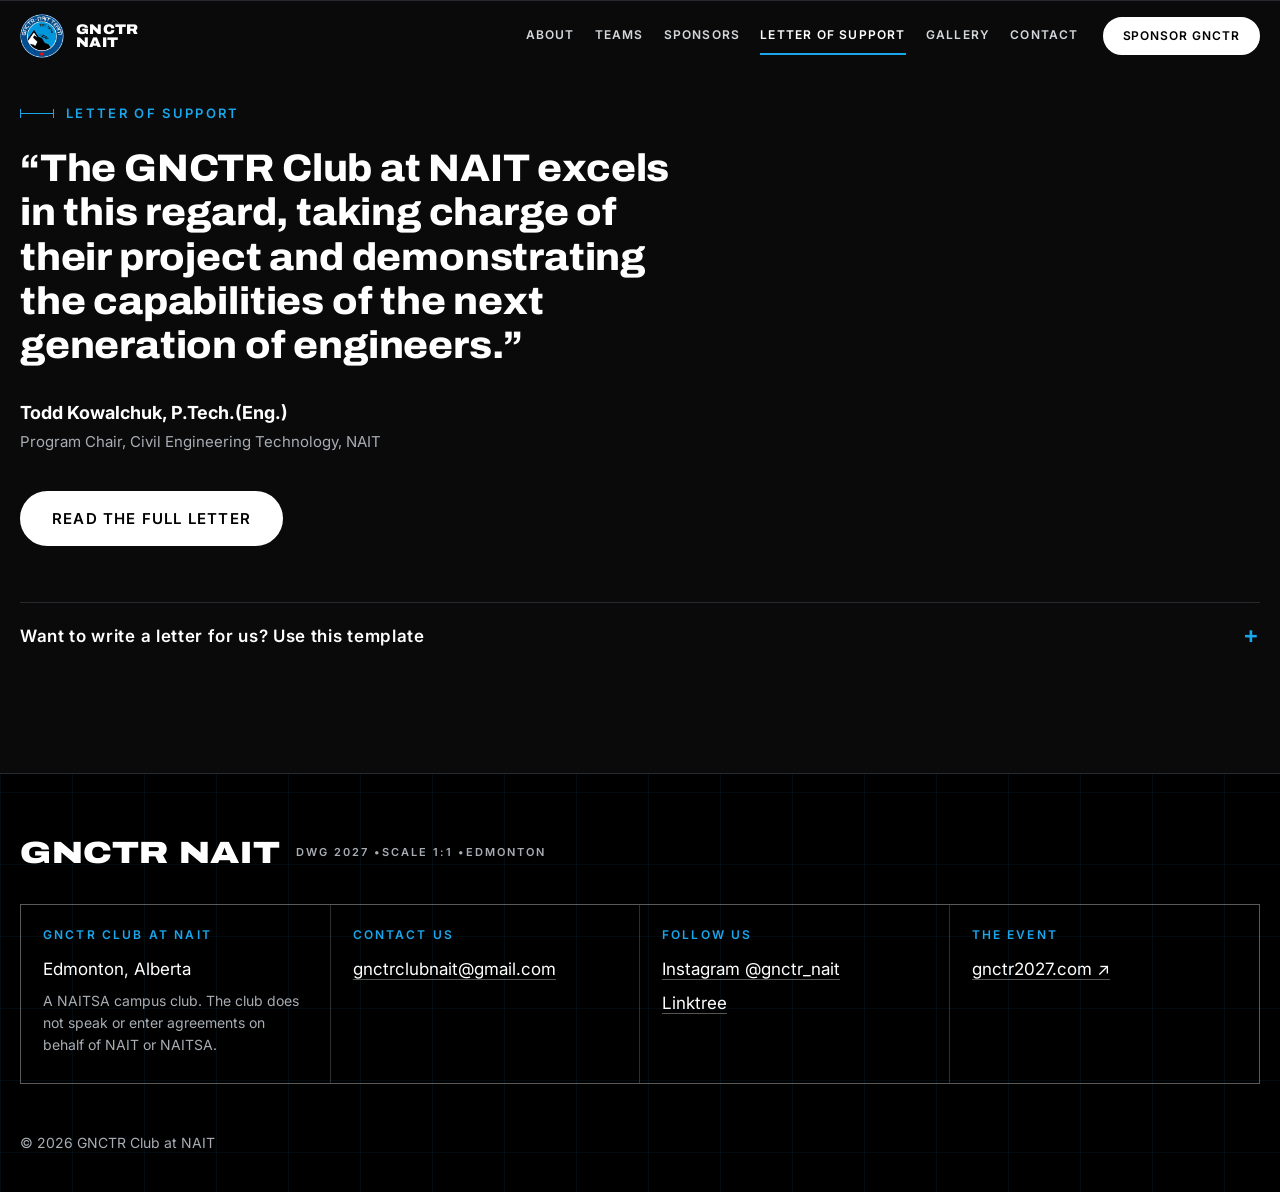
<file: letter.html>
<!doctype html>
<html lang="en">
<head>
<meta charset="utf-8">
<meta name="viewport" content="width=device-width, initial-scale=1, viewport-fit=cover">
<title>Letter of support | GNCTR NAIT</title>
<meta name="description" content="A letter of support for GNCTR Club at NAIT from the Civil Engineering Technology program chair, and a template for your own.">
<meta name="theme-color" content="#000000">
<link rel="icon" href="favicon.ico" sizes="any">
<link rel="icon" type="image/png" sizes="32x32" href="assets/img/favicon-32.png">
<link rel="apple-touch-icon" href="assets/img/apple-touch-icon.png">
<link rel="preconnect" href="https://fonts.googleapis.com">
<link rel="preconnect" href="https://fonts.gstatic.com" crossorigin>
<link rel="stylesheet" href="https://fonts.googleapis.com/css2?family=Archivo:wdth,wght@62..125,100..900&family=Inter:wght@400;500;600&display=swap">
<link rel="stylesheet" href="css/styles.css">
</head>
<body>

<header class="nav" id="nav">
  <div class="wrap nav-in">
    <a class="brand" href="index.html" aria-label="GNCTR NAIT home">
      <img src="assets/img/logo.png" alt="" width="44" height="44">
      <span>GNCTR<br>NAIT</span>
    </a>
    <nav class="nav-links" id="nav-links" aria-label="Main">
      <a href="about.html">About</a>
      <a href="teams.html">Teams</a>
      <a href="sponsors.html">Sponsors</a>
      <a href="letter.html" aria-current="page">Letter of support</a>
      <a href="gallery.html">Gallery</a>
      <a href="#contact">Contact</a>
    </nav>
    <a class="btn btn-solid nav-cta" href="sponsors.html">Sponsor GNCTR</a>
    <button class="burger" id="burger" type="button" aria-label="Open menu" aria-expanded="false" aria-controls="nav-links"><span></span><span></span></button>
  </div>
</header>

<main id="top">
  <section class="sec letter-sec" >
    <div class="wrap">
      <p class="eyebrow">Letter of support</p>
      <h1 class="vh">Letter of support</h1>
      <blockquote class="quote">
        <p>&ldquo;The GNCTR Club at NAIT excels in this regard, taking charge of their project and demonstrating the capabilities of the next generation of engineers.&rdquo;</p>
        <footer><b>Todd Kowalchuk, P.Tech.(Eng.)</b><span>Program Chair, Civil Engineering Technology, NAIT</span></footer>
      </blockquote>
      <div class="hero-actions">
        <a class="btn btn-solid btn-lg" href="assets/docs/GNCTR_at_NAIT_2027_Sponsorship_Package.pdf#page=2" target="_blank" rel="noopener">Read the full letter</a>
      </div>

      <details class="tpl">
        <summary>Want to write a letter for us? Use this template</summary>
        <div class="tpl-in">
          <button type="button" class="btn btn-line" id="copy-letter">Copy letter</button>
          <p class="status" id="copy-status" role="status"></p>
          <pre id="letter-text">[Date]

To whom it may concern,

I am writing on behalf of [organization or yourself] to support GNCTR Club at NAIT, a student club competing in the Great Northern Concrete Toboggan Race (GNCTR).

[Describe your connection to the club or to NAIT. For example: we have hired NAIT graduates, we have worked with these students, or we have seen the team's work.]

The team gives students hands-on experience in design, concrete materials, fabrication, teamwork and fundraising. These skills matter in industry. [Add one or two sentences on why this matters to your organization.]

I encourage you to support this team.

Sincerely,
[Name]
[Title, organization]
[Phone or email]</pre>
        </div>
      </details>
    </div>
  </section>
</main>

<footer class="foot" id="contact">
  <div class="wrap">
    <div class="foot-big">GNCTR NAIT</div>
    <div class="foot-cols">
      <div><h3>GNCTR Club at NAIT</h3><p>Edmonton, Alberta</p><p class="fine">A NAITSA campus club. The club does not speak or enter agreements on behalf of NAIT or NAITSA.</p></div>
      <div><h3>Contact us</h3><p><a href="mailto:gnctrclubnait@gmail.com">gnctrclubnait@gmail.com</a></p></div>
      <div><h3>Follow us</h3><p><a href="https://www.instagram.com/gnctr_nait/" target="_blank" rel="noopener">Instagram @gnctr_nait</a></p><p><a href="https://linktr.ee/gnctrclubnait" target="_blank" rel="noopener">Linktree</a></p></div>
      <div><h3>The event</h3><p><a href="https://gnctr2027.com" target="_blank" rel="noopener">gnctr2027.com &#8599;</a></p></div>
    </div>
    <p class="copy">&copy; 2026 GNCTR Club at NAIT</p>
  </div>
</footer>

<script src="js/main.js" defer></script>
</body>
</html>
</file>
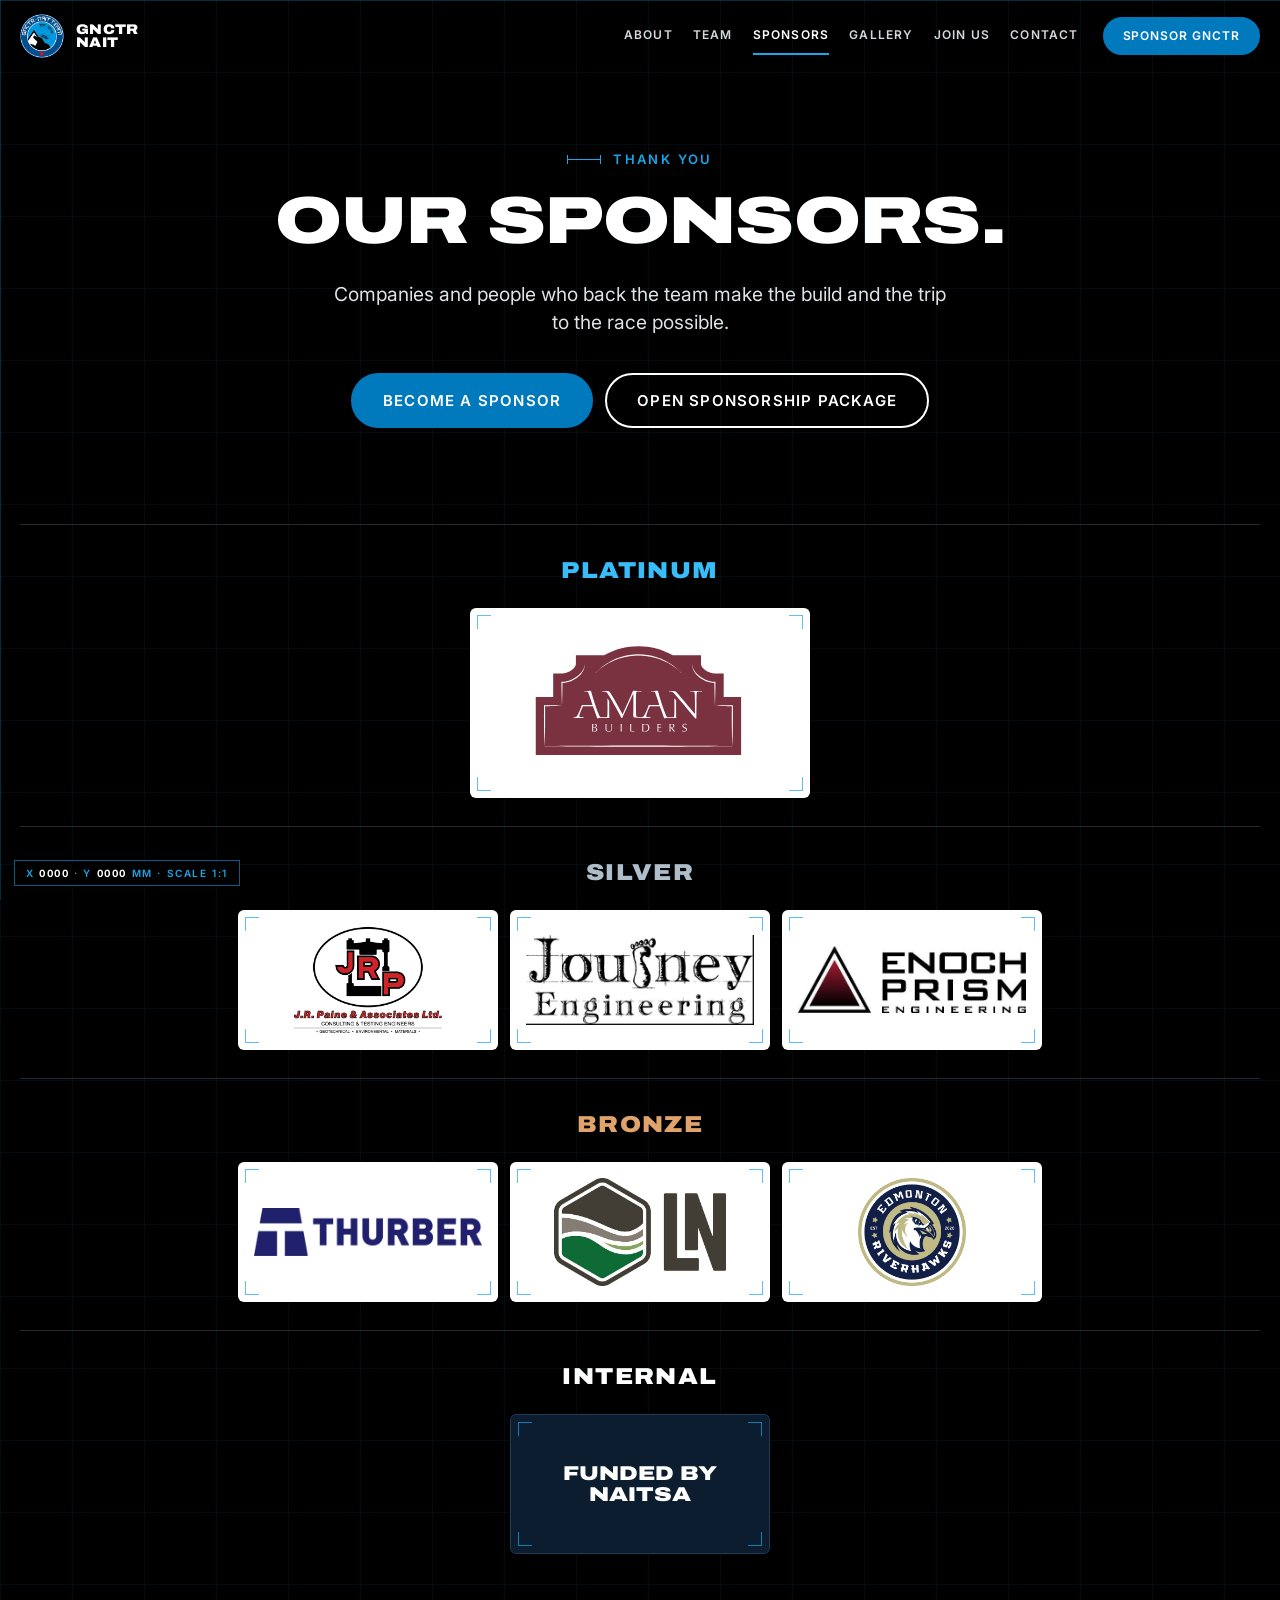
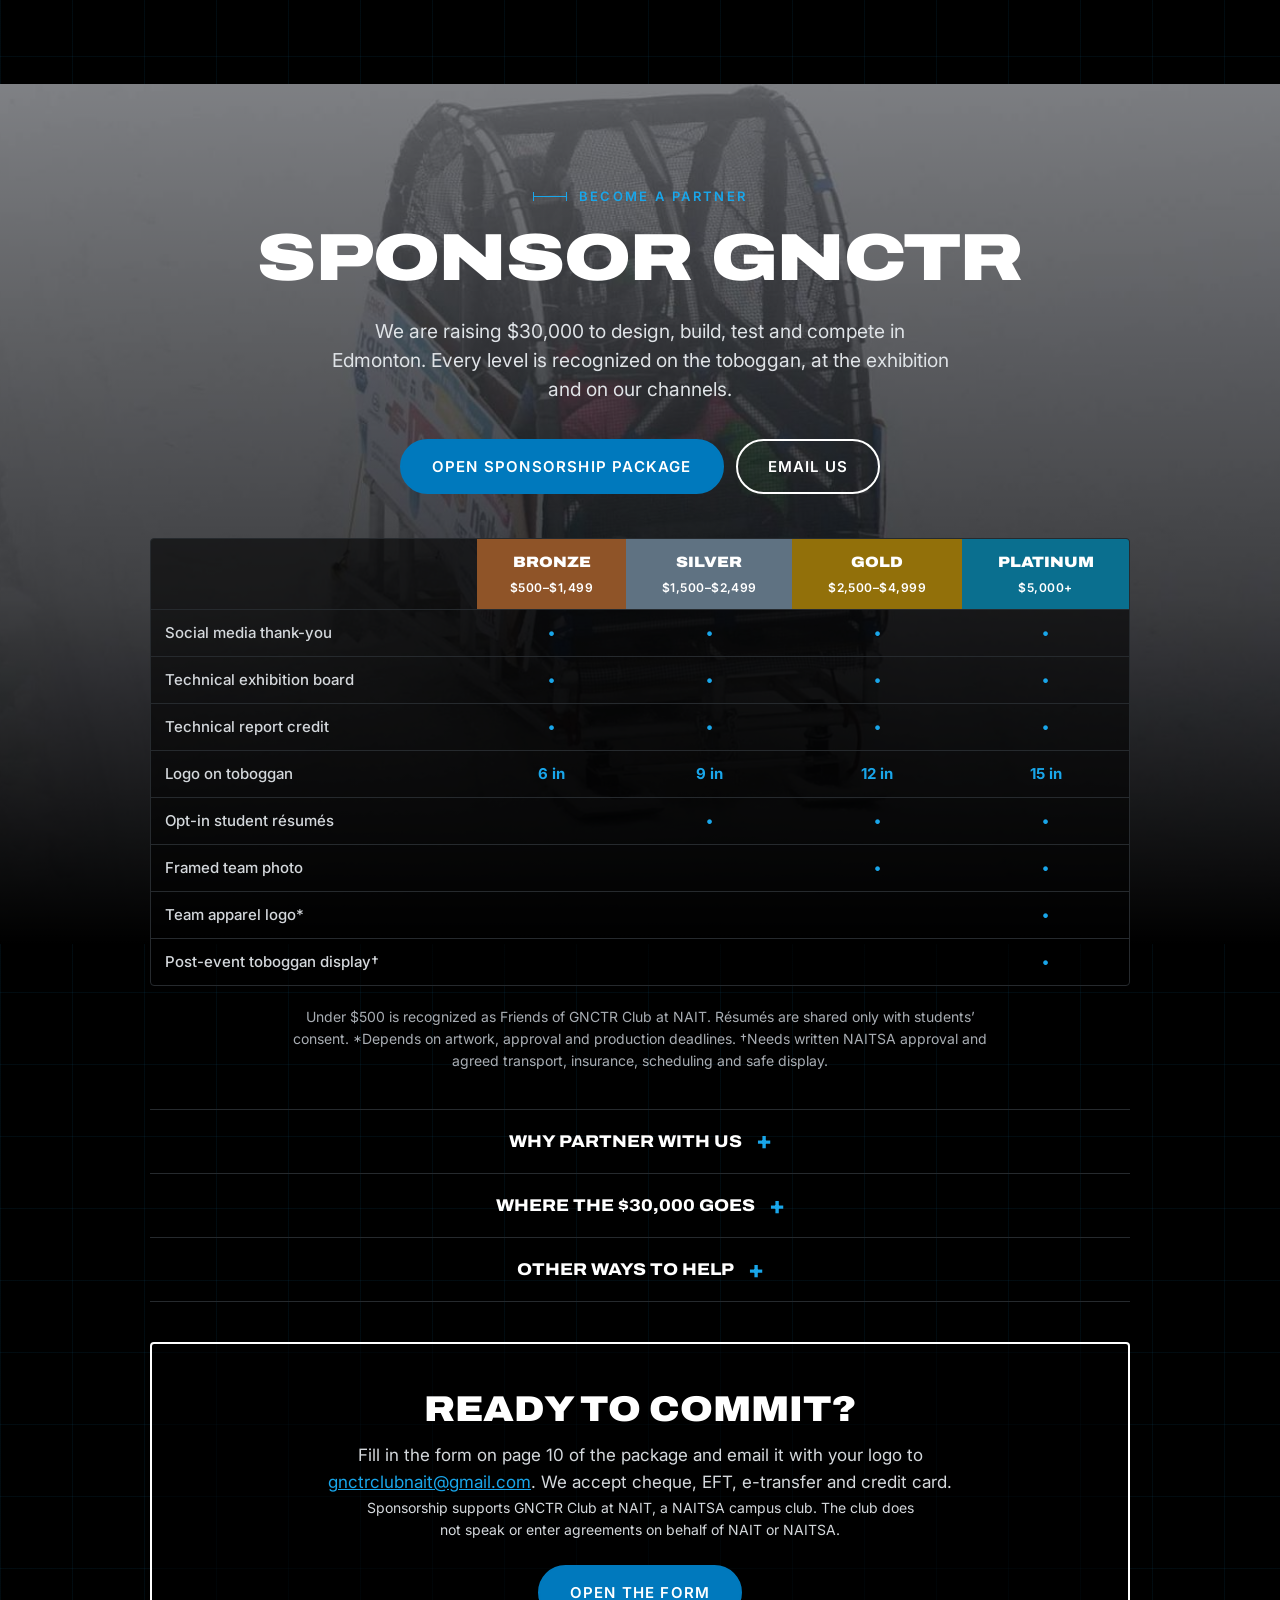
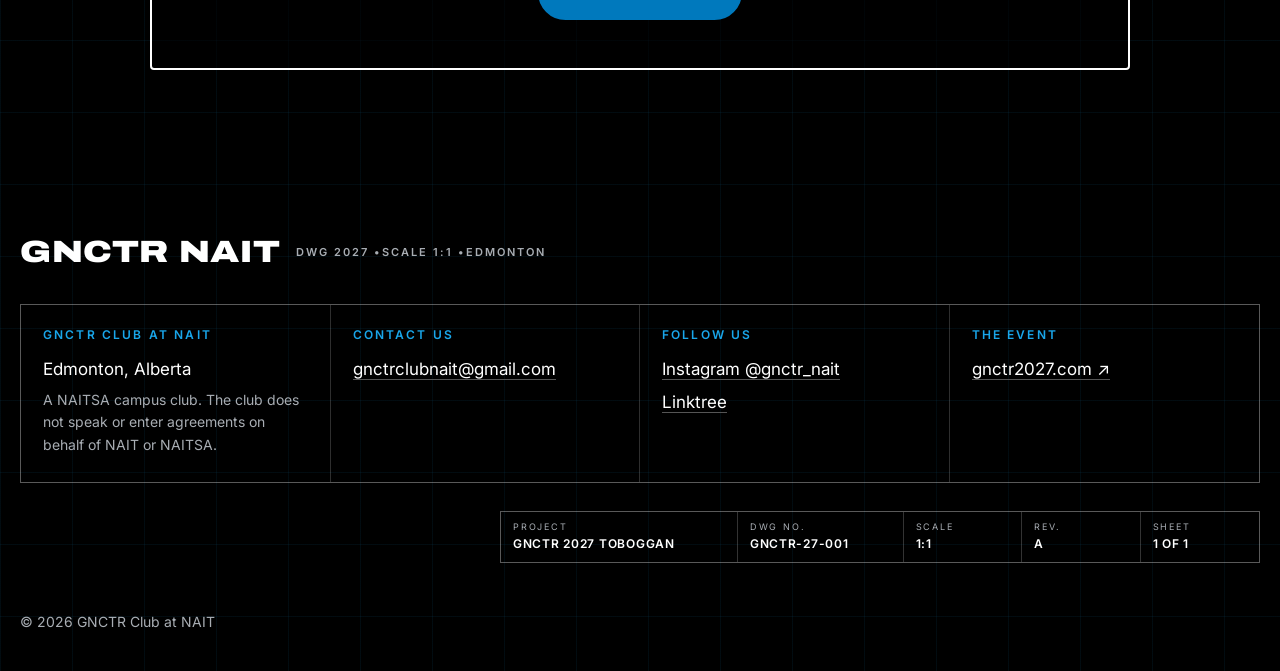
<file: sponsors.html>
<!doctype html>
<html lang="en">
<head>
<meta charset="utf-8">
<meta name="viewport" content="width=device-width, initial-scale=1, viewport-fit=cover">
<title>Sponsors | GNCTR NAIT</title>
<meta name="description" content="GNCTR Club at NAIT: a student team designing, building and racing a concrete toboggan at the Great Northern Concrete Toboggan Race, Edmonton, January 27-30, 2027.">
<meta name="theme-color" content="#000000">
<link rel="icon" href="favicon.ico" sizes="any">
<link rel="icon" type="image/png" sizes="32x32" href="assets/img/icon-img-01.png">
<link rel="apple-touch-icon" href="assets/img/icon-img-02.png">
<link rel="preconnect" href="https://fonts.googleapis.com">
<link rel="preconnect" href="https://fonts.gstatic.com" crossorigin>
<link rel="stylesheet" href="https://fonts.googleapis.com/css2?family=Archivo:wdth,wght@62..125,100..900&family=Inter:wght@400;500;600&display=swap">
<link rel="stylesheet" href="css/styles.css">
</head>
<body>

<header class="nav" id="nav">
  <div class="wrap nav-in">
    <a class="brand" href="index.html" aria-label="GNCTR NAIT home">
      <img src="assets/img/img-03.png" alt="" width="44" height="44">
      <span>GNCTR<br>NAIT</span>
    </a>
    <nav class="nav-links" id="nav-links" aria-label="Main">
      <a href="about.html">About</a>
      <a href="team.html">Team</a>
      <a href="sponsors.html" aria-current="page">Sponsors</a>
      <a href="gallery.html">Gallery</a>
      <a href="https://www.ookslife.ca/organization/great-northern-concrete-toboggan-race-club" target="_blank" rel="noopener">Join us</a>
      <a href="#contact">Contact</a>
      <a class="btn btn-blue menu-cta" href="sponsors.html">Sponsor GNCTR</a>
    </nav>
    <a class="btn btn-blue nav-cta" href="sponsors.html">Sponsor GNCTR</a>
    <button class="burger" id="burger" type="button" aria-label="Open menu" aria-expanded="false" aria-controls="nav-links"><span></span><span></span></button>
  </div>
</header>

<main id="top">
<div class="page" data-page="sponsors">
  <section class="sec" >
    <div class="wrap">
      <p class="eyebrow">Thank you</p>
      <h2 class="mega">Our sponsors.</h2>
      <p class="lede">Companies and people who back the team make the build and the trip to the race possible.</p>
      <div class="hero-actions"><button type="button" class="btn btn-blue btn-lg" data-scrollto="#become-sponsor">Become a sponsor</button><a class="btn btn-line btn-lg" href="assets/docs/GNCTR_at_NAIT_2027_Sponsorship_Package.pdf" target="_blank" rel="noopener">Open sponsorship package</a></div>

      <div class="tier-row platinum"><h3>Platinum</h3>
        <div class="logos">
          <div class="logo big" role="img" aria-label="Aman Builders"><img src="assets/img/sponsor-aman-builders.svg" alt="" width="260" height="137"></div>
        </div>
      </div>
      <div class="tier-row silver"><h3>Silver</h3>
        <div class="logos">
          <div class="logo" role="img" aria-label="J.R. Paine &amp; Associates Ltd."><img src="assets/img/sponsor-j-r-paine-amp-associates-ltd.png" alt="" width="200" height="144"></div>
          <div class="logo" role="img" aria-label="Journey Engineering"><img src="assets/img/sponsor-journey-engineering.jpg" alt="" width="520" height="206"></div>
          <div class="logo" role="img" aria-label="Enoch Prism Engineering"><img src="assets/img/sponsor-enoch-prism-engineering.jpg" alt="" width="499" height="146"></div>
        </div>
      </div>
      <div class="tier-row bronze"><h3>Bronze</h3>
        <div class="logos">
          <div class="logo" role="img" aria-label="Thurber Engineering"><img src="assets/img/sponsor-thurber-engineering.png" alt="" width="200" height="77"></div>
          <div class="logo" role="img" aria-label="LN LDT"><img src="assets/img/sponsor-ln-ldt.jpg" alt="" width="600" height="375"></div>
          <div class="logo" role="img" aria-label="Edmonton Riverhawks"><img src="assets/img/sponsor-edmonton-riverhawks.jpg" alt="" width="400" height="400"></div>
        </div>
      </div>
      <div class="tier-row internal"><h3>Internal</h3>
        <div class="logos">
          <div class="logo text" role="img" aria-label="Funded by NAITSA"><span>Funded by NAITSA</span></div>
        </div>
      </div>
    </div>
  </section>
  <section class="sec bg-sec sponsor-sec" id="become-sponsor">
    <div class="sec-bg" style="--img:url('../assets/img/bg-02.jpg')"></div>
    <div class="wrap">
      <p class="eyebrow">Become a partner</p>
      <h2 class="mega">Sponsor GNCTR</h2>
      <p class="lede">We are raising $30,000 to design, build, test and compete in Edmonton. Every level is recognized on the toboggan, at the exhibition and on our channels.</p>
      <div class="hero-actions"><a class="btn btn-blue btn-lg" href="assets/docs/GNCTR_at_NAIT_2027_Sponsorship_Package.pdf" target="_blank" rel="noopener">Open sponsorship package</a><a class="btn btn-line btn-lg" href="mailto:gnctrclubnait@gmail.com">Email us</a></div>
      <div class="tbl-wrap"><table class="levels">
        <thead><tr><th><span class="vh">Benefit</span></th><th class="bronze">Bronze<small>$500&ndash;$1,499</small></th><th class="silver">Silver<small>$1,500&ndash;$2,499</small></th><th class="gold">Gold<small>$2,500&ndash;$4,999</small></th><th class="platinum">Platinum<small>$5,000+</small></th></tr></thead>
        <tbody>
          <tr><th scope="row">Social media thank-you</th><td>&bull;</td><td>&bull;</td><td>&bull;</td><td>&bull;</td></tr>
          <tr><th scope="row">Technical exhibition board</th><td>&bull;</td><td>&bull;</td><td>&bull;</td><td>&bull;</td></tr>
          <tr><th scope="row">Technical report credit</th><td>&bull;</td><td>&bull;</td><td>&bull;</td><td>&bull;</td></tr>
          <tr><th scope="row">Logo on toboggan</th><td>6 in</td><td>9 in</td><td>12 in</td><td>15 in</td></tr>
          <tr><th scope="row">Opt-in student r&eacute;sum&eacute;s</th><td></td><td>&bull;</td><td>&bull;</td><td>&bull;</td></tr>
          <tr><th scope="row">Framed team photo</th><td></td><td></td><td>&bull;</td><td>&bull;</td></tr>
          <tr><th scope="row">Team apparel logo*</th><td></td><td></td><td></td><td>&bull;</td></tr>
          <tr><th scope="row">Post-event toboggan display&dagger;</th><td></td><td></td><td></td><td>&bull;</td></tr>
        </tbody></table></div>
      <p class="fine">Under $500 is recognized as Friends of GNCTR Club at NAIT. R&eacute;sum&eacute;s are shared only with students&rsquo; consent. *Depends on artwork, approval and production deadlines. &dagger;Needs written NAITSA approval and agreed transport, insurance, scheduling and safe display.</p>
      <div class="acc-list">
        <details class="acc"><summary>Why partner with us</summary><ul class="pts">
          <li><b>Meet emerging talent.</b> Students building design, project management, fabrication and communication skills.</li>
          <li><b>Put your brand on the build.</b> Toboggan, team channels, exhibition and selected materials.</li>
          <li><b>Support applied learning.</b> From calculations and drawings to fabrication, testing and safety review.</li>
          <li><b>See your support in action.</b> Your contribution becomes a working toboggan.</li></ul></details>
        <details class="acc"><summary>Where the $30,000 goes</summary>
          <div class="stack" role="img" aria-label="Funding split: registration 35 percent, lodging and logistics 27 percent, materials 25 percent, display 8 percent, testing 5 percent"><i style="--w:35;--c:#0079bd"></i><i style="--w:26.7;--c:#19a6ea"></i><i style="--w:25;--c:#5cc4f2"></i><i style="--w:8.3;--c:#9bd8f6"></i><i style="--w:5;--c:#cdeafb"></i></div>
          <ul class="fund-legend">
            <li><i style="--c:#0079bd"></i>Registration<b>$10,500</b></li>
            <li><i style="--c:#19a6ea"></i>Lodging &amp; logistics<b>$8,000</b></li>
            <li><i style="--c:#5cc4f2"></i>Materials &amp; fabrication<b>$7,500</b></li>
            <li><i style="--c:#9bd8f6"></i>Display &amp; team materials<b>$2,500</b></li>
            <li><i style="--c:#cdeafb"></i>Testing, safety &amp; contingency<b>$1,500</b></li></ul>
          <p class="fine">Preliminary estimate for up to 30 members. Final amounts depend on team size and supplier quotes.</p></details>
        <details class="acc"><summary>Other ways to help</summary><ul class="pts">
          <li><b>Materials.</b> Concrete products, reinforcement, steel, fasteners, coatings and consumables.</li>
          <li><b>Fabrication.</b> Specialized trade support such as machining and welding, within competition rules.</li>
          <li><b>Testing &amp; safety.</b> Inspection support, PPE, transport, test-site access and feedback.</li>
          <li><b>Advice.</b> General engineering theory only. Students keep responsibility for design decisions and drawings.</li></ul></details>
      </div>
      <div class="commit">
        <div><h3>Ready to commit?</h3>
          <p>Fill in the form on page 10 of the package and email it with your logo to <a href="mailto:gnctrclubnait@gmail.com">gnctrclubnait@gmail.com</a>. We accept cheque, EFT, e-transfer and credit card.</p>
          <p class="fine">Sponsorship supports GNCTR Club at NAIT, a NAITSA campus club. The club does not speak or enter agreements on behalf of NAIT or NAITSA.</p></div>
        <a class="btn btn-blue btn-lg" href="assets/docs/GNCTR_at_NAIT_2027_Sponsorship_Package.pdf#page=10" target="_blank" rel="noopener">Open the form</a>
      </div>
    </div>
  </section>
</div>
</main>

<footer class="foot" id="contact">
  <div class="wrap">
    <div class="foot-big">GNCTR NAIT</div>
    <div class="foot-cols">
      <div><h3>GNCTR Club at NAIT</h3><p>Edmonton, Alberta</p><p class="fine">A NAITSA campus club. The club does not speak or enter agreements on behalf of NAIT or NAITSA.</p></div>
      <div><h3>Contact us</h3><p><a href="mailto:gnctrclubnait@gmail.com">gnctrclubnait@gmail.com</a></p></div>
      <div><h3>Follow us</h3><p><a href="https://www.instagram.com/gnctr_nait/" target="_blank" rel="noopener">Instagram @gnctr_nait</a></p><p><a href="https://linktr.ee/gnctrclubnait" target="_blank" rel="noopener">Linktree</a></p></div>
      <div><h3>The event</h3><p><a href="https://gnctr2027.com" target="_blank" rel="noopener">gnctr2027.com &#8599;</a></p></div>
    </div>
    <div class="titleblock" aria-hidden="true"><div><span>Project</span><b>GNCTR 2027 toboggan</b></div><div><span>Dwg no.</span><b>GNCTR-27-001</b></div><div><span>Scale</span><b>1:1</b></div><div><span>Rev.</span><b>A</b></div><div><span>Sheet</span><b>1 of 1</b></div></div>
    <p class="copy">&copy; 2026 GNCTR Club at NAIT</p>
  </div>
</footer>
<div class="xh xh-h" aria-hidden="true"></div><div class="xh xh-v" aria-hidden="true"></div><div class="hud" aria-hidden="true">X <b id="hud-x">0000</b> &middot; Y <b id="hud-y">0000</b> mm &middot; Scale 1:1</div>
<div class="run" aria-hidden="true"><i class="run-line"></i><svg class="run-sled" viewBox="0 0 28 20"><path d="M3 14h20c2 0 3 1 3 3"/><rect x="6" y="6" width="14" height="6" rx="2"/><path d="M5 17h18"/></svg></div>


<script src="js/main.js" defer></script>
</body>
</html>
</file>
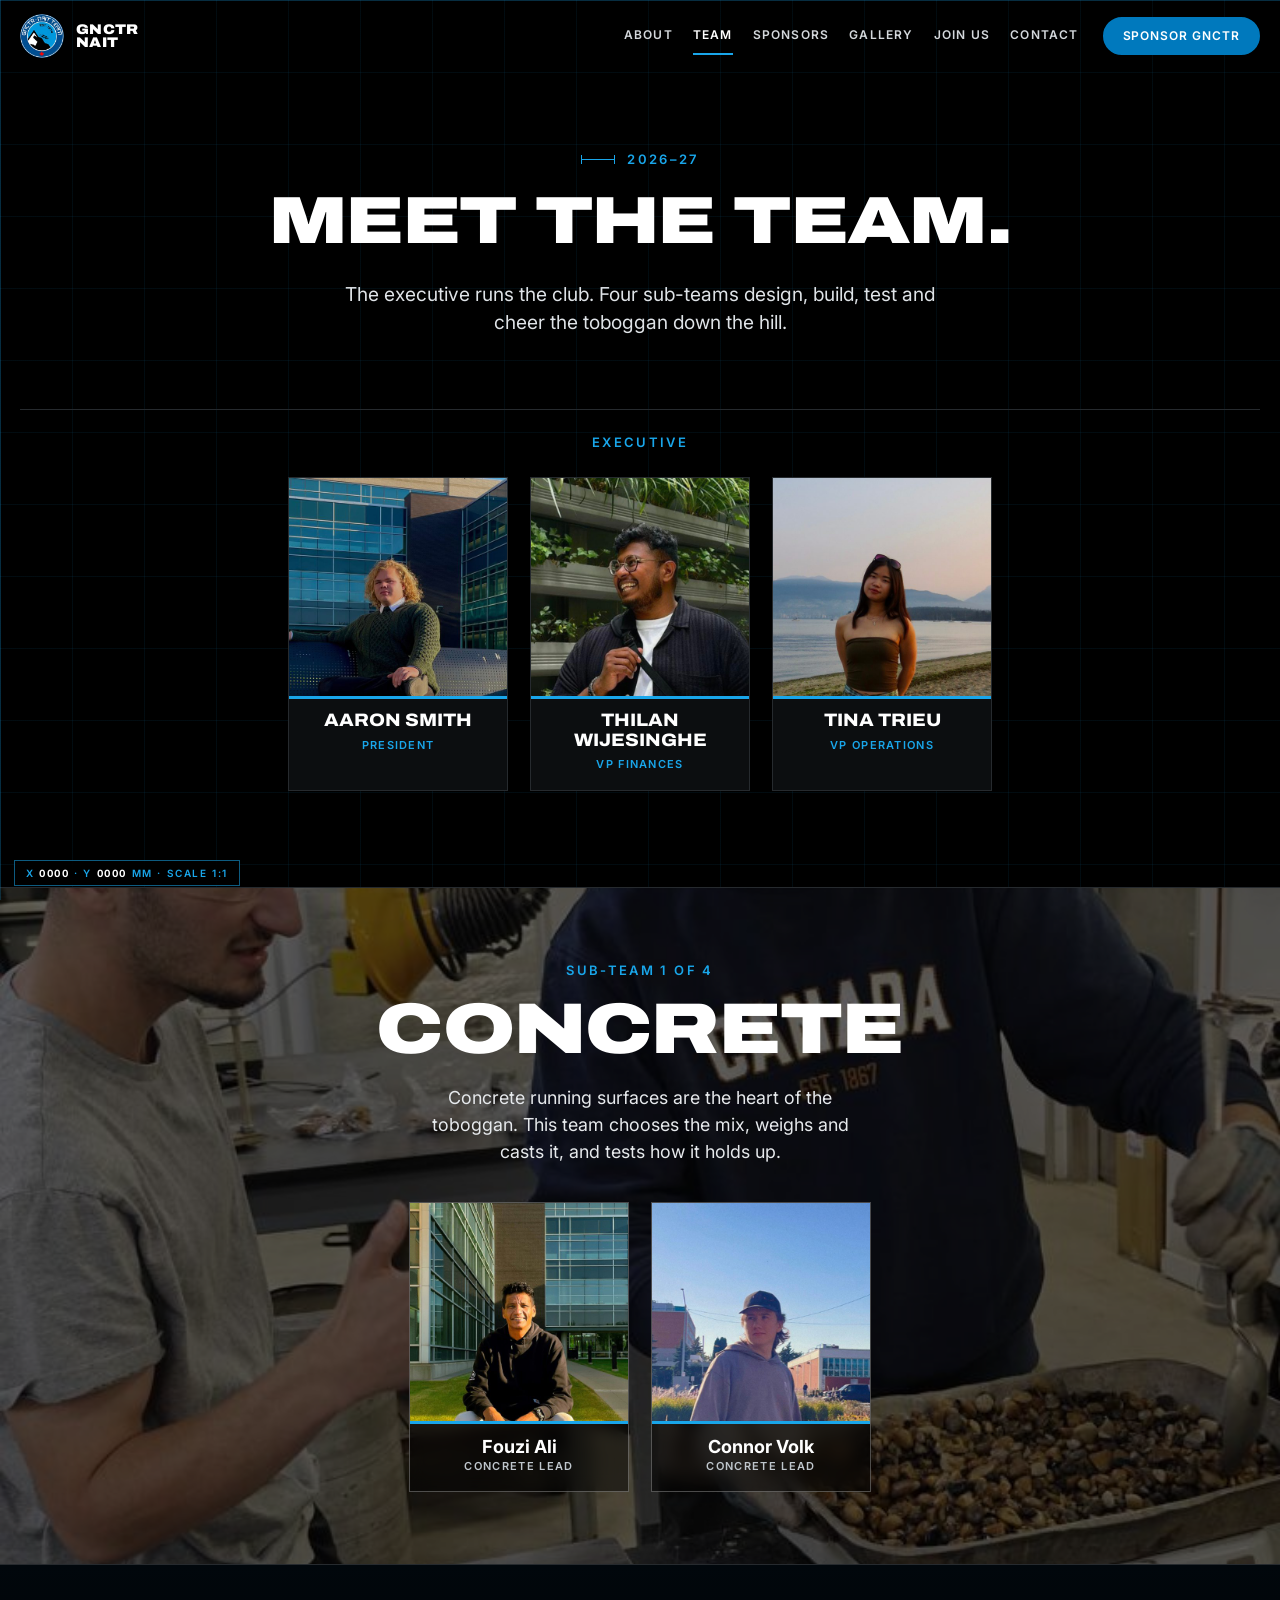
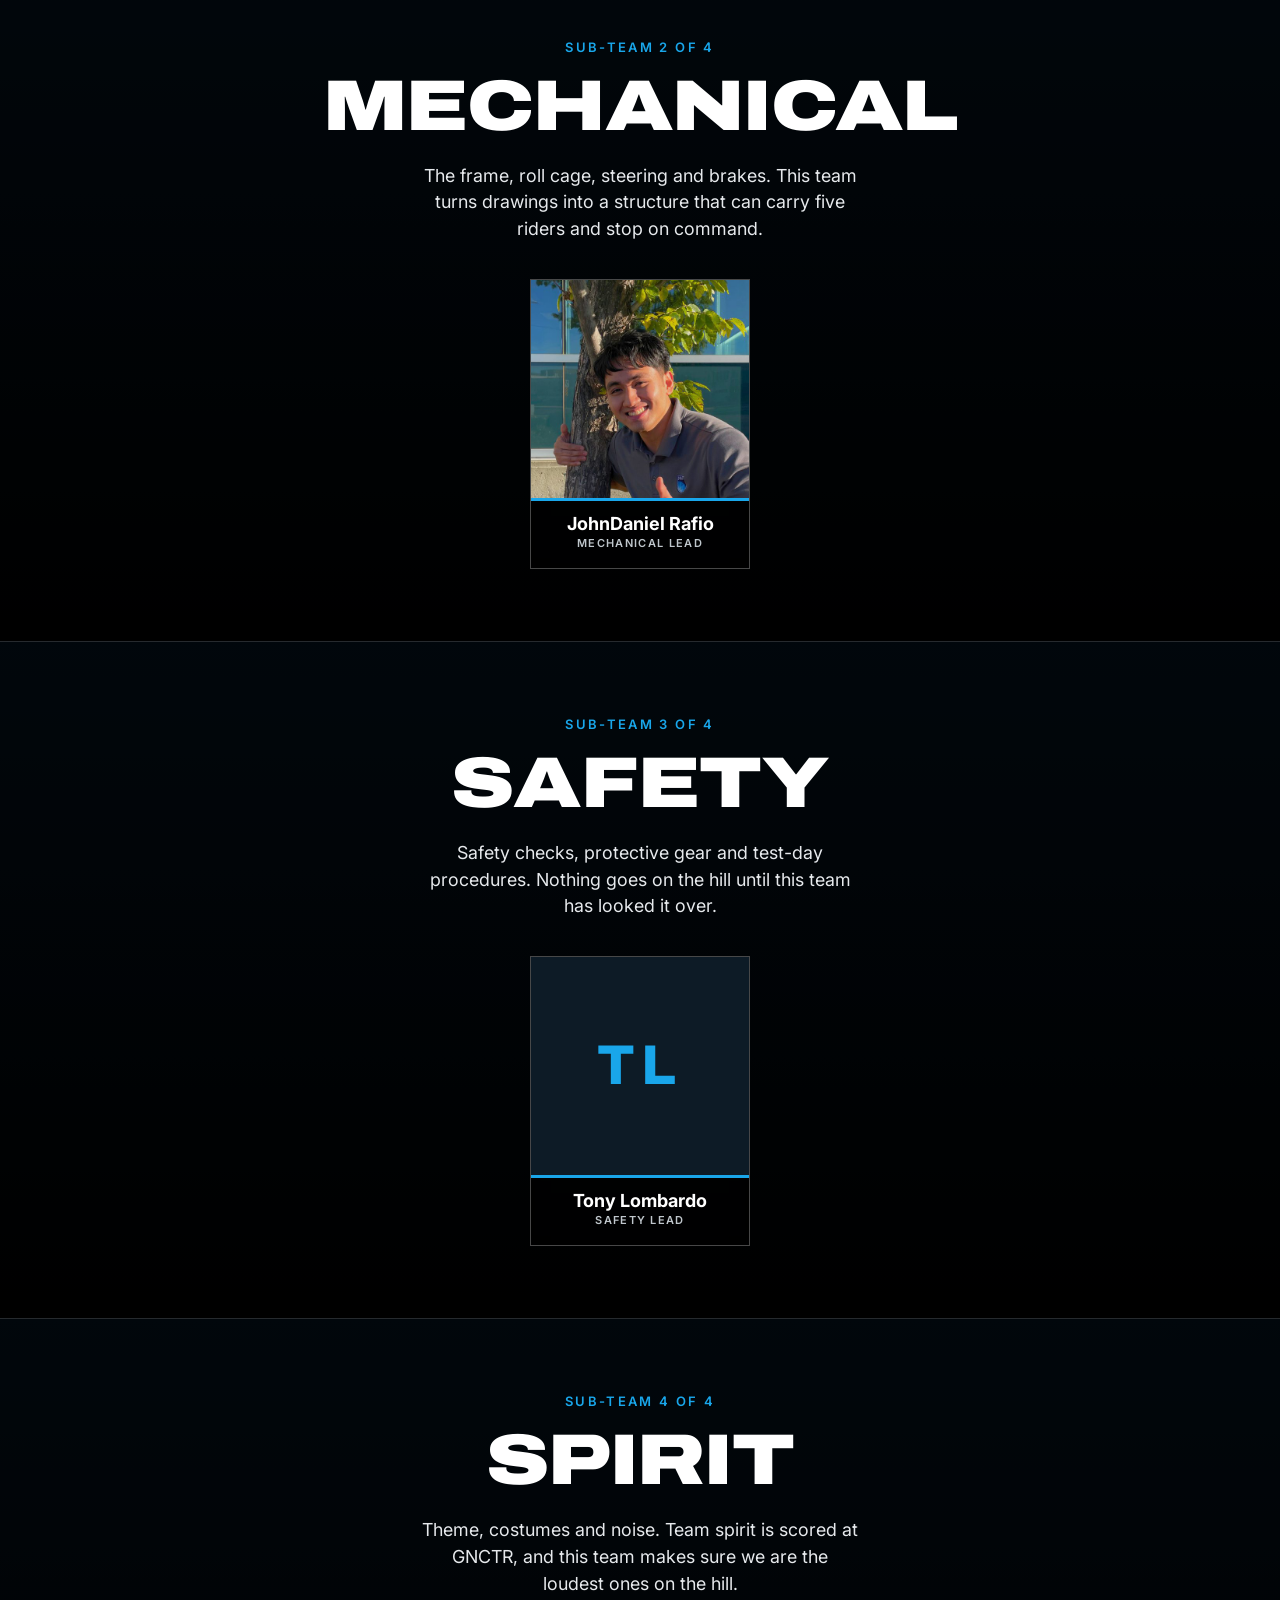
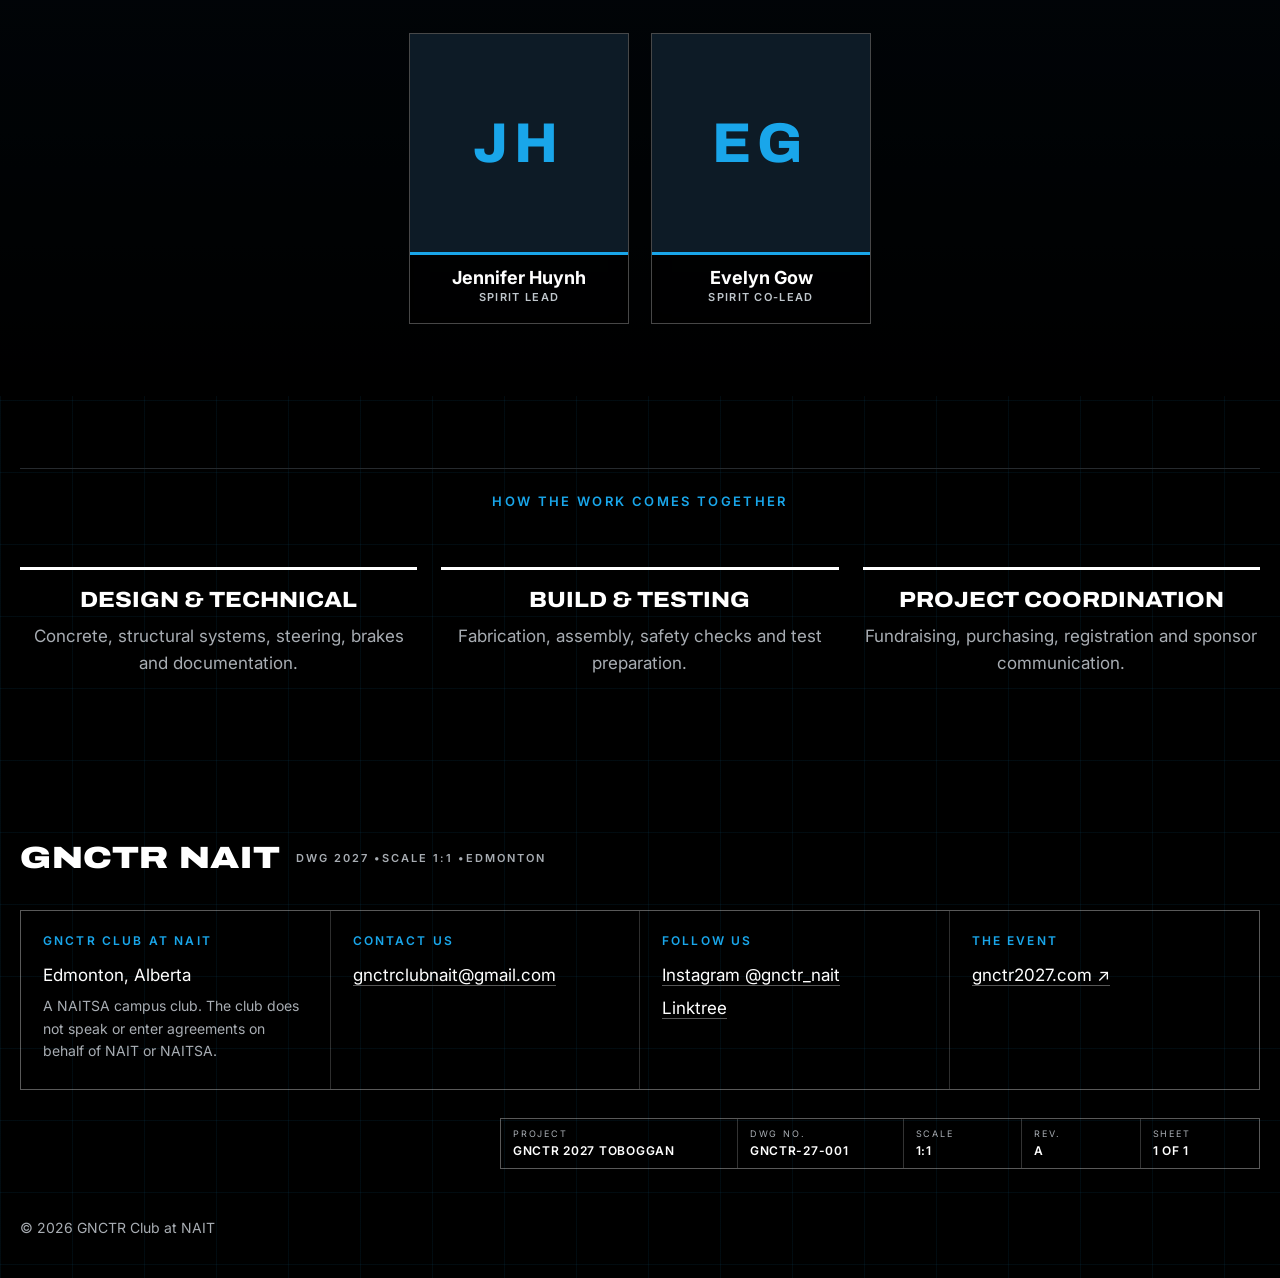
<file: team.html>
<!doctype html>
<html lang="en">
<head>
<meta charset="utf-8">
<meta name="viewport" content="width=device-width, initial-scale=1, viewport-fit=cover">
<title>Team | GNCTR NAIT</title>
<meta name="description" content="GNCTR Club at NAIT: a student team designing, building and racing a concrete toboggan at the Great Northern Concrete Toboggan Race, Edmonton, January 27-30, 2027.">
<meta name="theme-color" content="#000000">
<link rel="icon" href="favicon.ico" sizes="any">
<link rel="icon" type="image/png" sizes="32x32" href="assets/img/icon-img-01.png">
<link rel="apple-touch-icon" href="assets/img/icon-img-02.png">
<link rel="preconnect" href="https://fonts.googleapis.com">
<link rel="preconnect" href="https://fonts.gstatic.com" crossorigin>
<link rel="stylesheet" href="https://fonts.googleapis.com/css2?family=Archivo:wdth,wght@62..125,100..900&family=Inter:wght@400;500;600&display=swap">
<link rel="stylesheet" href="css/styles.css">
</head>
<body>

<header class="nav" id="nav">
  <div class="wrap nav-in">
    <a class="brand" href="index.html" aria-label="GNCTR NAIT home">
      <img src="assets/img/img-03.png" alt="" width="44" height="44">
      <span>GNCTR<br>NAIT</span>
    </a>
    <nav class="nav-links" id="nav-links" aria-label="Main">
      <a href="about.html">About</a>
      <a href="team.html" aria-current="page">Team</a>
      <a href="sponsors.html">Sponsors</a>
      <a href="gallery.html">Gallery</a>
      <a href="https://www.ookslife.ca/organization/great-northern-concrete-toboggan-race-club" target="_blank" rel="noopener">Join us</a>
      <a href="#contact">Contact</a>
      <a class="btn btn-blue menu-cta" href="sponsors.html">Sponsor GNCTR</a>
    </nav>
    <a class="btn btn-blue nav-cta" href="sponsors.html">Sponsor GNCTR</a>
    <button class="burger" id="burger" type="button" aria-label="Open menu" aria-expanded="false" aria-controls="nav-links"><span></span><span></span></button>
  </div>
</header>

<main id="top">
<div class="page" data-page="team">
  <section class="sec" >
    <div class="wrap">
      <p class="eyebrow">2026&ndash;27</p>
      <h1 class="mega">Meet the team.</h1>
      <p class="lede">The executive runs the club. Four sub-teams design, build, test and cheer the toboggan down the hill.</p>

      <h3 class="label">Executive</h3>
      <div class="people exec">
        <article class="person reveal"><img src="assets/img/img-05.jpg" alt="Portrait of Aaron Smith" width="560" height="560" loading="lazy"><div><b>Aaron Smith</b><span>President</span></div></article>
        <article class="person reveal"><img src="assets/img/img-06.jpg" alt="Portrait of Thilan Wijesinghe" width="560" height="560" loading="lazy"><div><b>Thilan Wijesinghe</b><span>VP Finances</span></div></article>
        <article class="person reveal"><img src="assets/img/img-07.jpg" alt="Portrait of Tina Trieu" width="560" height="560" loading="lazy"><div><b>Tina Trieu</b><span>VP Operations</span></div></article>
      </div>
    </div>

    <div class="subteams">
      <article class="sub reveal" style="--img:url('../assets/img/bg-04.jpg')">
        <div class="wrap sub-in">
          <p class="sub-n">Sub-team 1 of 4</p>
          <h3 class="mega sm">Concrete</h3>
          <p class="sub-t">Concrete running surfaces are the heart of the toboggan. This team chooses the mix, weighs and casts it, and tests how it holds up.</p>
          <div class="leads">
            <div class="lead"><img src="assets/img/img-08.jpg" alt="Portrait of Fouzi Ali" width="560" height="560" loading="lazy"><div><b>Fouzi Ali</b><span>Concrete Lead</span></div></div>
            <div class="lead"><img src="assets/img/img-09.jpg" alt="Portrait of Connor Volk" width="560" height="560" loading="lazy"><div><b>Connor Volk</b><span>Concrete Lead</span></div></div>
          </div>
        </div>
      </article>
      <article class="sub art reveal" style="--img:url('../assets/img/bg-05.svg')">
        <div class="wrap sub-in">
          <p class="sub-n">Sub-team 2 of 4</p>
          <h3 class="mega sm">Mechanical</h3>
          <p class="sub-t">The frame, roll cage, steering and brakes. This team turns drawings into a structure that can carry five riders and stop on command.</p>
          <div class="leads">
            <div class="lead"><img src="assets/img/img-10.jpg" alt="Portrait of JohnDaniel Rafio" width="560" height="560" loading="lazy"><div><b>JohnDaniel Rafio</b><span>Mechanical Lead</span></div></div>
          </div>
        </div>
      </article>
      <article class="sub art reveal" style="--img:url('../assets/img/bg-06.svg')">
        <div class="wrap sub-in">
          <p class="sub-n">Sub-team 3 of 4</p>
          <h3 class="mega sm">Safety</h3>
          <p class="sub-t">Safety checks, protective gear and test-day procedures. Nothing goes on the hill until this team has looked it over.</p>
          <div class="leads">
            <div class="lead"><span class="ini" aria-hidden="true">TL</span><div><b>Tony Lombardo</b><span>Safety Lead</span></div></div>
          </div>
        </div>
      </article>
      <article class="sub art reveal" style="--img:url('../assets/img/bg-07.svg')">
        <div class="wrap sub-in">
          <p class="sub-n">Sub-team 4 of 4</p>
          <h3 class="mega sm">Spirit</h3>
          <p class="sub-t">Theme, costumes and noise. Team spirit is scored at GNCTR, and this team makes sure we are the loudest ones on the hill.</p>
          <div class="leads">
            <div class="lead"><span class="ini" aria-hidden="true">JH</span><div><b>Jennifer Huynh</b><span>Spirit Lead</span></div></div>
            <div class="lead"><span class="ini" aria-hidden="true">EG</span><div><b>Evelyn Gow</b><span>Spirit Co-Lead</span></div></div>
          </div>
        </div>
      </article>
    </div>

    <div class="wrap">
      <h3 class="label">How the work comes together</h3>
      <div class="trio">
        <div class="reveal"><h3>Design &amp; technical</h3><p>Concrete, structural systems, steering, brakes and documentation.</p></div>
        <div class="reveal"><h3>Build &amp; testing</h3><p>Fabrication, assembly, safety checks and test preparation.</p></div>
        <div class="reveal"><h3>Project coordination</h3><p>Fundraising, purchasing, registration and sponsor communication.</p></div>
      </div>
    </div>
  </section>
</div>
</main>

<footer class="foot" id="contact">
  <div class="wrap">
    <div class="foot-big">GNCTR NAIT</div>
    <div class="foot-cols">
      <div><h3>GNCTR Club at NAIT</h3><p>Edmonton, Alberta</p><p class="fine">A NAITSA campus club. The club does not speak or enter agreements on behalf of NAIT or NAITSA.</p></div>
      <div><h3>Contact us</h3><p><a href="mailto:gnctrclubnait@gmail.com">gnctrclubnait@gmail.com</a></p></div>
      <div><h3>Follow us</h3><p><a href="https://www.instagram.com/gnctr_nait/" target="_blank" rel="noopener">Instagram @gnctr_nait</a></p><p><a href="https://linktr.ee/gnctrclubnait" target="_blank" rel="noopener">Linktree</a></p></div>
      <div><h3>The event</h3><p><a href="https://gnctr2027.com" target="_blank" rel="noopener">gnctr2027.com &#8599;</a></p></div>
    </div>
    <div class="titleblock" aria-hidden="true"><div><span>Project</span><b>GNCTR 2027 toboggan</b></div><div><span>Dwg no.</span><b>GNCTR-27-001</b></div><div><span>Scale</span><b>1:1</b></div><div><span>Rev.</span><b>A</b></div><div><span>Sheet</span><b>1 of 1</b></div></div>
    <p class="copy">&copy; 2026 GNCTR Club at NAIT</p>
  </div>
</footer>
<div class="xh xh-h" aria-hidden="true"></div><div class="xh xh-v" aria-hidden="true"></div><div class="hud" aria-hidden="true">X <b id="hud-x">0000</b> &middot; Y <b id="hud-y">0000</b> mm &middot; Scale 1:1</div>
<div class="run" aria-hidden="true"><i class="run-line"></i><svg class="run-sled" viewBox="0 0 28 20"><path d="M3 14h20c2 0 3 1 3 3"/><rect x="6" y="6" width="14" height="6" rx="2"/><path d="M5 17h18"/></svg></div>


<script src="js/main.js" defer></script>
</body>
</html>
</file>
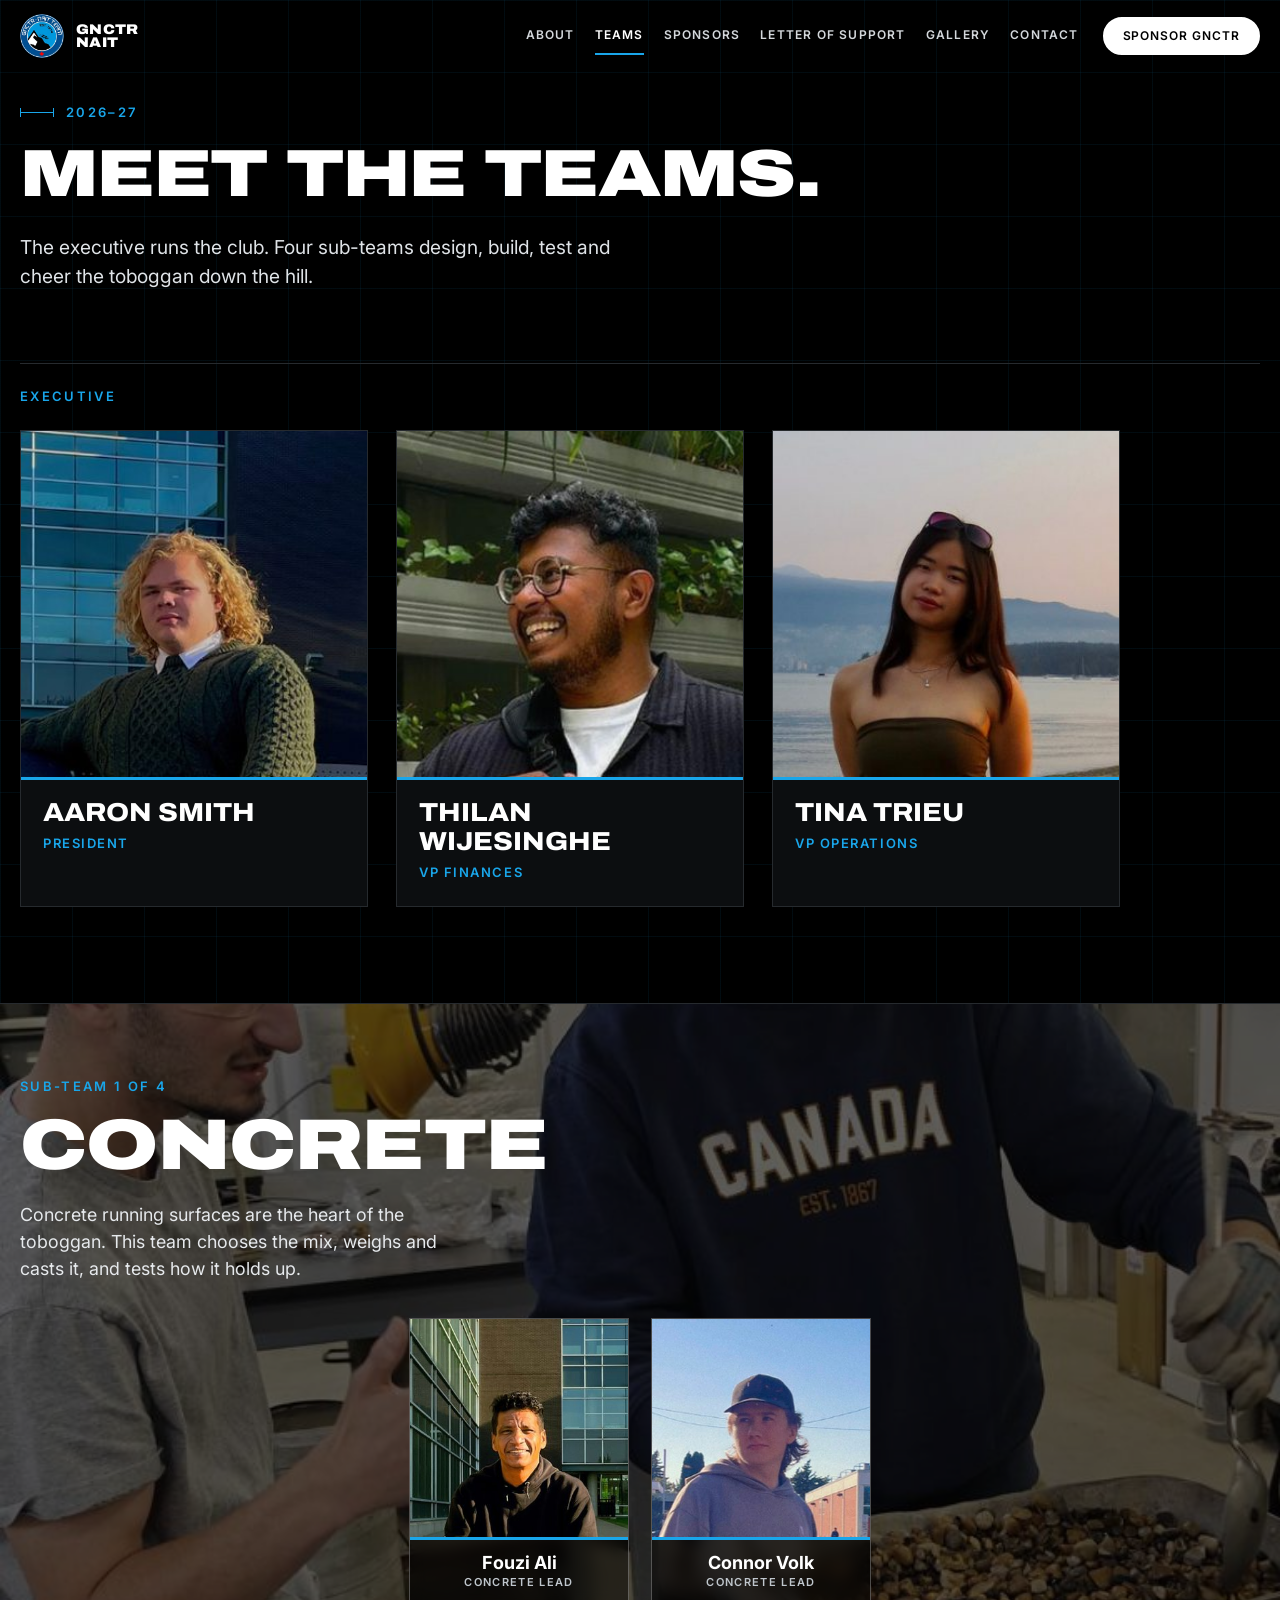
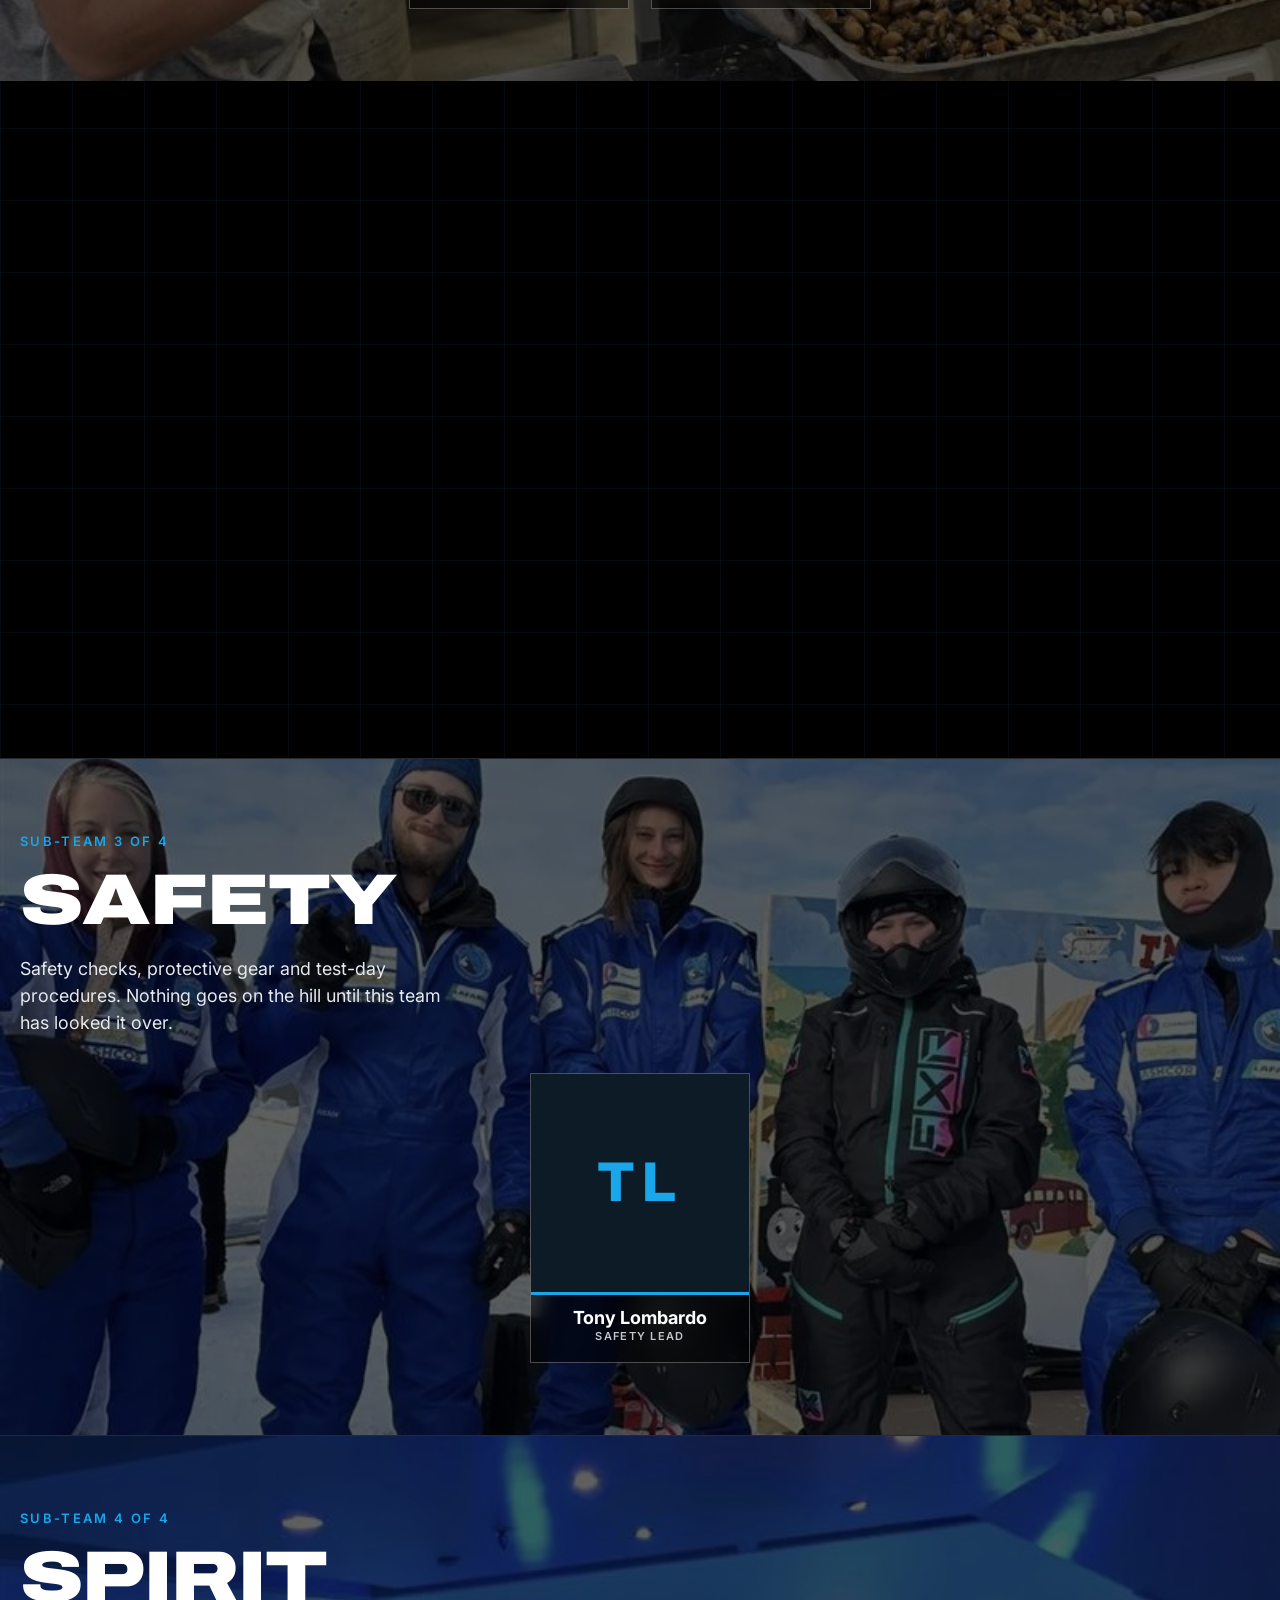
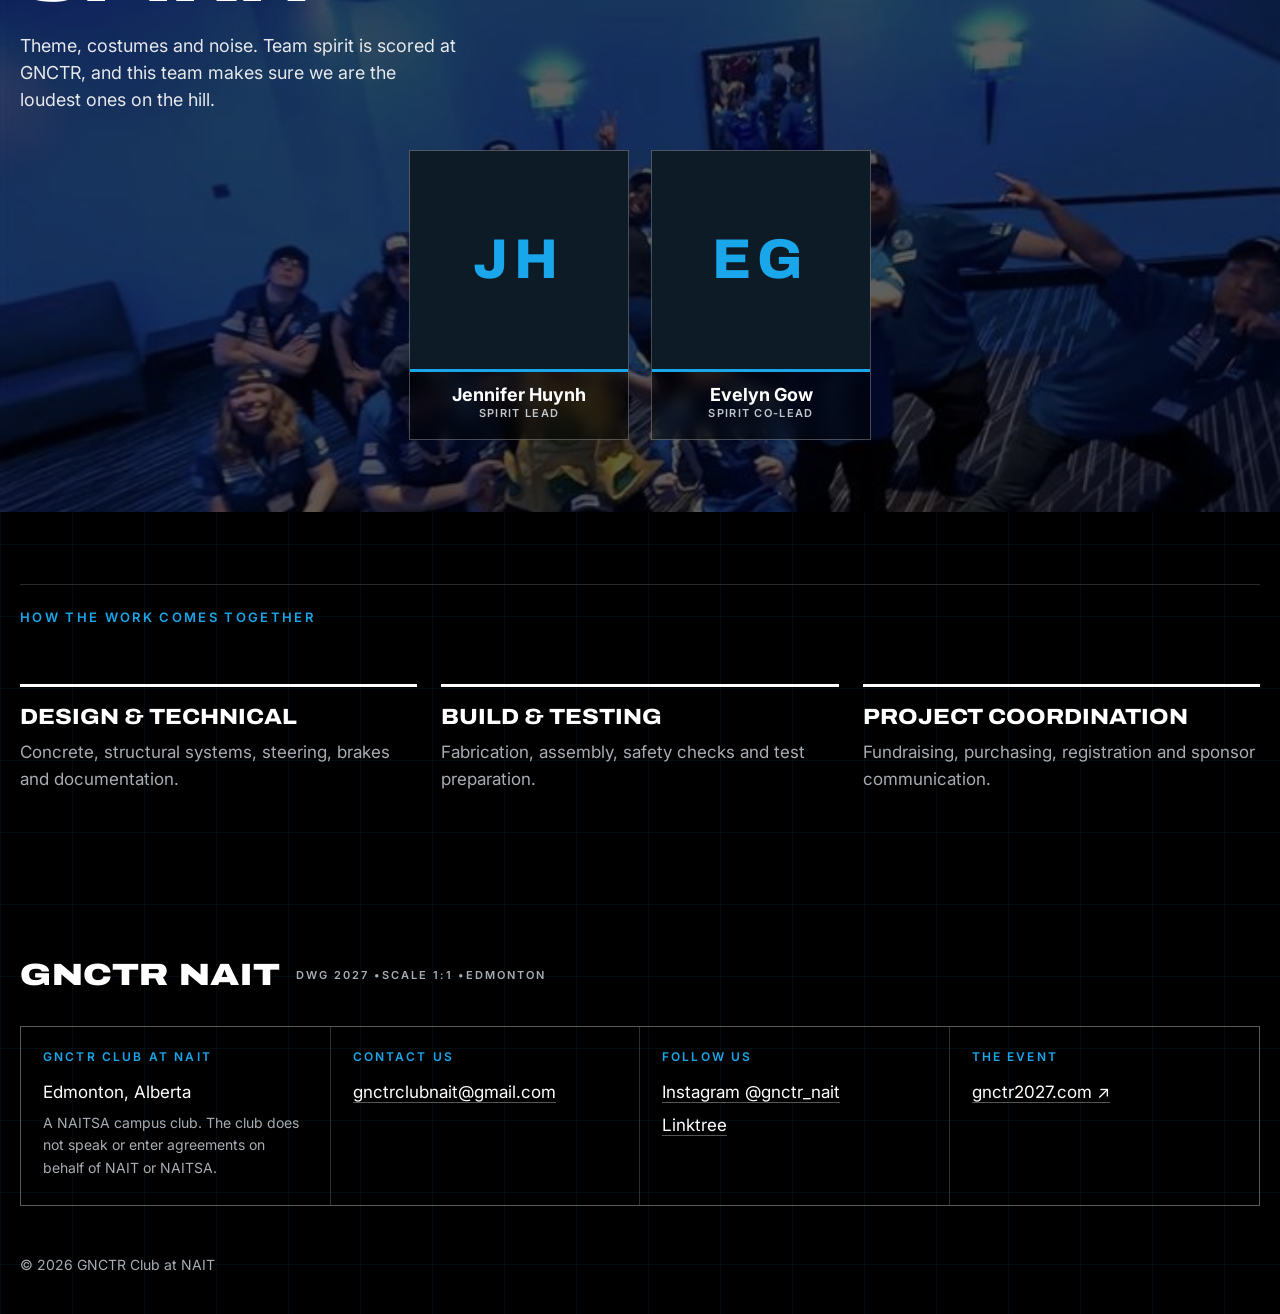
<file: teams.html>
<!doctype html>
<html lang="en">
<head>
<meta charset="utf-8">
<meta name="viewport" content="width=device-width, initial-scale=1, viewport-fit=cover">
<title>Teams | GNCTR NAIT</title>
<meta name="description" content="The executive and sub-teams of GNCTR Club at NAIT.">
<meta name="theme-color" content="#000000">
<link rel="icon" href="favicon.ico" sizes="any">
<link rel="icon" type="image/png" sizes="32x32" href="assets/img/favicon-32.png">
<link rel="apple-touch-icon" href="assets/img/apple-touch-icon.png">
<link rel="preconnect" href="https://fonts.googleapis.com">
<link rel="preconnect" href="https://fonts.gstatic.com" crossorigin>
<link rel="stylesheet" href="https://fonts.googleapis.com/css2?family=Archivo:wdth,wght@62..125,100..900&family=Inter:wght@400;500;600&display=swap">
<link rel="stylesheet" href="css/styles.css">
</head>
<body>

<header class="nav" id="nav">
  <div class="wrap nav-in">
    <a class="brand" href="index.html" aria-label="GNCTR NAIT home">
      <img src="assets/img/logo.png" alt="" width="44" height="44">
      <span>GNCTR<br>NAIT</span>
    </a>
    <nav class="nav-links" id="nav-links" aria-label="Main">
      <a href="about.html">About</a>
      <a href="teams.html" aria-current="page">Teams</a>
      <a href="sponsors.html">Sponsors</a>
      <a href="letter.html">Letter of support</a>
      <a href="gallery.html">Gallery</a>
      <a href="#contact">Contact</a>
    </nav>
    <a class="btn btn-solid nav-cta" href="sponsors.html">Sponsor GNCTR</a>
    <button class="burger" id="burger" type="button" aria-label="Open menu" aria-expanded="false" aria-controls="nav-links"><span></span><span></span></button>
  </div>
</header>

<main id="top">
  <section class="sec" >
    <div class="wrap">
      <p class="eyebrow">2026&ndash;27</p>
      <h1 class="mega">Meet the teams.</h1>
      <p class="lede">The executive runs the club. Four sub-teams design, build, test and cheer the toboggan down the hill.</p>

      <h3 class="label">Executive</h3>
      <div class="people exec">
        <article class="person reveal"><img src="assets/img/team/aaron-smith.jpg" alt="" width="160" height="160" loading="lazy"><div><b>Aaron Smith</b><span>President</span></div></article>
        <article class="person reveal"><img src="assets/img/team/thilan-wijesinghe.jpg" alt="" width="160" height="160" loading="lazy"><div><b>Thilan Wijesinghe</b><span>VP Finances</span></div></article>
        <article class="person reveal"><img src="assets/img/team/tina-trieu.jpg" alt="" width="160" height="160" loading="lazy"><div><b>Tina Trieu</b><span>VP Operations</span></div></article>
      </div>
    </div>

    <div class="subteams">
      <article class="sub reveal" style="--img:url('../assets/img/gallery/two-team-members-weighing-gravel-aggregate.jpg')">
        <div class="wrap sub-in">
          <p class="sub-n">Sub-team 1 of 4</p>
          <h3 class="mega sm">Concrete</h3>
          <p class="sub-t">Concrete running surfaces are the heart of the toboggan. This team chooses the mix, weighs and casts it, and tests how it holds up.</p>
          <div class="leads">
            <div class="lead"><img src="assets/img/team/fouzi-ali.jpg" alt="" width="64" height="64" loading="lazy"><div><b>Fouzi Ali</b><span>Concrete Lead</span></div></div>
            <div class="lead"><img src="assets/img/team/connor-volk.jpg" alt="" width="64" height="64" loading="lazy"><div><b>Connor Volk</b><span>Concrete Lead</span></div></div>
          </div>
        </div>
      </article>
      <article class="sub reveal" style="--img:url('../assets/img/gallery/team-members-in-winter-gear-gathered.jpg')">
        <div class="wrap sub-in">
          <p class="sub-n">Sub-team 2 of 4</p>
          <h3 class="mega sm">Mechanical</h3>
          <p class="sub-t">The frame, roll cage, steering and brakes. This team turns drawings into a structure that can carry five riders and stop on command.</p>
          <div class="leads">
            <div class="lead"><img src="assets/img/team/johndaniel-rafio.jpg" alt="" width="64" height="64" loading="lazy"><div><b>JohnDaniel Rafio</b><span>Mechanical Lead</span></div></div>
          </div>
        </div>
      </article>
      <article class="sub reveal" style="--img:url('../assets/img/gallery/five-team-members-in-blue-racing.jpg')">
        <div class="wrap sub-in">
          <p class="sub-n">Sub-team 3 of 4</p>
          <h3 class="mega sm">Safety</h3>
          <p class="sub-t">Safety checks, protective gear and test-day procedures. Nothing goes on the hill until this team has looked it over.</p>
          <div class="leads">
            <div class="lead"><span class="ini" aria-hidden="true">TL</span><div><b>Tony Lombardo</b><span>Safety Lead</span></div></div>
          </div>
        </div>
      </article>
      <article class="sub reveal" style="--img:url('../assets/img/gallery/team-members-in-matching-blue-racing.jpg')">
        <div class="wrap sub-in">
          <p class="sub-n">Sub-team 4 of 4</p>
          <h3 class="mega sm">Spirit</h3>
          <p class="sub-t">Theme, costumes and noise. Team spirit is scored at GNCTR, and this team makes sure we are the loudest ones on the hill.</p>
          <div class="leads">
            <div class="lead"><span class="ini" aria-hidden="true">JH</span><div><b>Jennifer Huynh</b><span>Spirit Lead</span></div></div>
            <div class="lead"><span class="ini" aria-hidden="true">EG</span><div><b>Evelyn Gow</b><span>Spirit Co-Lead</span></div></div>
          </div>
        </div>
      </article>
    </div>

    <div class="wrap">
      <h3 class="label">How the work comes together</h3>
      <div class="trio">
        <div class="reveal"><h3>Design &amp; technical</h3><p>Concrete, structural systems, steering, brakes and documentation.</p></div>
        <div class="reveal"><h3>Build &amp; testing</h3><p>Fabrication, assembly, safety checks and test preparation.</p></div>
        <div class="reveal"><h3>Project coordination</h3><p>Fundraising, purchasing, registration and sponsor communication.</p></div>
      </div>
    </div>
  </section>
</main>

<footer class="foot" id="contact">
  <div class="wrap">
    <div class="foot-big">GNCTR NAIT</div>
    <div class="foot-cols">
      <div><h3>GNCTR Club at NAIT</h3><p>Edmonton, Alberta</p><p class="fine">A NAITSA campus club. The club does not speak or enter agreements on behalf of NAIT or NAITSA.</p></div>
      <div><h3>Contact us</h3><p><a href="mailto:gnctrclubnait@gmail.com">gnctrclubnait@gmail.com</a></p></div>
      <div><h3>Follow us</h3><p><a href="https://www.instagram.com/gnctr_nait/" target="_blank" rel="noopener">Instagram @gnctr_nait</a></p><p><a href="https://linktr.ee/gnctrclubnait" target="_blank" rel="noopener">Linktree</a></p></div>
      <div><h3>The event</h3><p><a href="https://gnctr2027.com" target="_blank" rel="noopener">gnctr2027.com &#8599;</a></p></div>
    </div>
    <p class="copy">&copy; 2026 GNCTR Club at NAIT</p>
  </div>
</footer>

<script src="js/main.js" defer></script>
</body>
</html>
</file>
<file: css/styles.css>
/* GNCTR NAIT: black, photo-led, very large type.
   Change --display to swap the headline font everywhere. */
:root {
  --bg: #000;
  --ink: #fff;
  --mute: #a8adb3;
  --line: #262a2e;
  --card: #0c0e10;
  --accent: #19a6ea;
  --logo-blue: #0079bd;
  --accent-ink: #000;
  --display: "Archivo", "Arial Black", Impact, "Helvetica Neue", Arial, sans-serif;
  --body: "Inter", system-ui, -apple-system, "Segoe UI", Roboto, sans-serif;
  --gutter: max(20px, env(safe-area-inset-left, 0px));
  --gutter-r: max(20px, env(safe-area-inset-right, 0px));
  --nav-h: 72px;
  color-scheme: dark;
}
*, *::before, *::after { box-sizing: border-box; }
html { scroll-behavior: smooth; -webkit-text-size-adjust: 100%; background: var(--bg); }
body {
  margin: 0; background: var(--bg); color: var(--ink);
  font-family: var(--body); font-size: 17px; line-height: 1.6;
  overflow-x: hidden; -webkit-font-smoothing: antialiased;
}
img { max-width: 100%; height: auto; display: block; }
a { color: inherit; }
p { margin: 0 0 1em; }
h1, h2, h3, h4 { margin: 0; }
:focus-visible { outline: 3px solid var(--accent); outline-offset: 3px; }
[hidden] { display: none !important; }

.wrap { width: 100%; max-width: 1280px; margin: 0 auto; padding-left: var(--gutter); padding-right: var(--gutter-r); }

/* ---- type ---- */
.mega, .hero h1, .foot-big, .stat b, .count-g b, .big-fig b, .tl-when {
  font-family: var(--display); font-weight: 900; font-stretch: 125%;
  text-transform: uppercase; line-height: .9; letter-spacing: -.01em; text-wrap: balance;
}
.mega { font-size: clamp(32px, 5.2vw, 76px); overflow-wrap: break-word; }
.mega.sm { font-size: clamp(34px, 5.6vw, 80px); }
.mega.xl { font-size: clamp(40px, 7.4vw, 108px); }
.eyebrow { font-family: var(--body); font-size: 13px; font-weight: 600; letter-spacing: .18em; text-transform: uppercase; color: var(--accent); margin: 0 0 22px; }
.label { font-family: var(--body); font-size: 13px; font-weight: 600; letter-spacing: .18em; text-transform: uppercase; color: var(--accent); margin: 72px 0 24px; padding-top: 22px; border-top: 1px solid var(--line); }
.lede { font-size: clamp(17px, 1.5vw, 21px); line-height: 1.5; max-width: 52ch; color: #dfe3e7; margin: 28px 0 0; }
.lede.sm { font-size: 18px; margin: 0 0 32px; }
.fine { font-size: 14px; color: var(--mute); max-width: 80ch; margin-top: 20px; }
.prose p { color: #d4d8dc; max-width: 60ch; }

/* ---- buttons ---- */
.btn { display: inline-flex; align-items: center; justify-content: center; gap: 8px; text-decoration: none; cursor: pointer;
  font-family: var(--body); font-weight: 600; font-size: 14px; letter-spacing: .08em; text-transform: uppercase;
  padding: 13px 22px; border-radius: 999px; border: 2px solid var(--ink); line-height: 1; background: transparent; color: var(--ink);
  transition: background .2s, color .2s, border-color .2s; }
.btn-solid { background: var(--ink); color: #000; }
.btn-solid:hover { background: var(--accent); border-color: var(--accent); }
.btn-line:hover { background: var(--ink); color: #000; }
.btn-lg { padding: 18px 30px; font-size: 15px; }
.hero-actions { display: flex; flex-wrap: wrap; gap: 12px; margin-top: 36px; }

/* ---- nav ---- */
.nav { position: fixed; inset: 0 0 auto; z-index: 50; padding-top: env(safe-area-inset-top, 0px); transition: background .3s, border-color .3s; border-bottom: 1px solid transparent; }
.nav.solid { background: rgba(0,0,0,.88); -webkit-backdrop-filter: blur(12px); backdrop-filter: blur(12px); border-bottom-color: var(--line); }
.nav-in { display: flex; align-items: center; gap: 24px; height: var(--nav-h); }
.brand { display: flex; align-items: center; gap: 12px; text-decoration: none; font-family: var(--display); font-weight: 900; font-stretch: 112%; font-size: 14px; line-height: .95; letter-spacing: .02em; flex: none; }
.brand img { width: 44px; height: 44px; border-radius: 50%; }
.nav-links { display: flex; gap: 20px; margin-left: auto; }
.nav-links a { text-decoration: none; font-size: 12px; font-weight: 600; letter-spacing: .1em; text-transform: uppercase; color: #d4d8dc; padding: 8px 0; border-bottom: 2px solid transparent; }
.nav-links a:hover, .nav-links a.on, .nav-links a[aria-current="page"] { color: #fff; border-bottom-color: var(--accent); }
.nav-cta { padding: 11px 18px; font-size: 12px; }
.burger { display: none; width: 44px; height: 44px; border: 0; background: transparent; cursor: pointer; position: relative; margin-right: -8px; }
.burger span { position: absolute; left: 10px; right: 10px; height: 2px; background: #fff; transition: transform .25s, top .25s; }
.burger span:first-child { top: 17px; } .burger span:last-child { top: 25px; }
.nav.open .burger span:first-child { top: 21px; transform: rotate(45deg); }
.nav.open .burger span:last-child { top: 21px; transform: rotate(-45deg); }

@media (max-width: 1180px) {
  .nav-cta { display: none; }
  .burger { display: block; margin-left: auto; }
  .nav-links { position: absolute; top: 100%; left: 0; right: 0; margin: 0; flex-direction: column; gap: 0; background: #0a0a0a;
    border-bottom: 1px solid var(--line); padding: 4px var(--gutter-r) 16px var(--gutter);
    opacity: 0; visibility: hidden; transform: translateY(-6px); transition: opacity .18s, transform .18s, visibility .18s; z-index: -1; }
  .nav.open .nav-links { opacity: 1; visibility: visible; transform: none; }
  .nav-links a { font-family: var(--body); font-weight: 600; font-size: 14px; letter-spacing: .1em; padding: 14px 0; border: 0; border-bottom: 1px solid var(--line); color: #e6e9ec; }
  .nav-links a:hover, .nav-links a.on, .nav-links a[aria-current="page"] { border-bottom-color: var(--line); color: var(--accent); }
  .nav-links .menu-cta { display: flex; margin-top: 14px; border: 0; justify-content: center; color: #fff; }
  .nav.open { background: #000; }
}
.menu-cta { display: none; }

/* ---- hero ---- */
.hero { position: relative; min-height: 100svh; display: flex; align-items: flex-end; padding: calc(var(--nav-h) + 40px) 0 48px; isolation: isolate; }
.hero-bg { position: absolute; inset: 0; z-index: -1; background: #000 url("../assets/img/bg-01.jpg") center 30% / cover no-repeat; }
.hero-bg::after { content: ""; position: absolute; inset: 0; background: linear-gradient(180deg, rgba(0,0,0,.55) 0%, rgba(0,0,0,.35) 35%, rgba(0,0,0,.85) 78%, #000 100%); }
.hero h1 { font-size: clamp(36px, 6vw, 92px); }
.count { margin-top: 48px; display: flex; flex-wrap: wrap; align-items: flex-end; gap: 18px 36px; }
.count-l { font-size: 13px; font-weight: 600; letter-spacing: .18em; text-transform: uppercase; color: var(--mute); margin: 0; }
.count-g { display: flex; gap: clamp(16px, 3vw, 40px); }
.count-g div { text-align: left; }
.count-g b { display: block; font-size: clamp(28px, 3.4vw, 46px); font-variant-numeric: tabular-nums; }
.count-g span { font-size: 11px; font-weight: 600; letter-spacing: .18em; text-transform: uppercase; color: var(--mute); }

.strip { overflow: hidden; border-block: 1px solid var(--line); background: #000; }
.strip-track { display: flex; width: max-content; animation: marquee 38s linear infinite; }
.strip-track span { font-family: var(--display); font-weight: 900; font-stretch: 125%; text-transform: uppercase; font-size: clamp(20px, 3vw, 34px); letter-spacing: .04em; padding: 16px 0; white-space: nowrap; color: #fff; }
@keyframes marquee { to { transform: translateX(-50%); } }

/* ---- stats ---- */
.stats { display: grid; grid-template-columns: repeat(4, minmax(0, 1fr)); padding-block: 72px; }
.stat { padding: 0 24px; border-left: 1px solid var(--line); }
.stat:first-child { border-left: 0; padding-left: 0; }
.stat b { display: block; font-size: clamp(32px, 4.6vw, 64px); color: #fff; font-variant-numeric: tabular-nums; }
.stat span { display: block; margin-top: 12px; color: var(--mute); font-size: 15px; }
@media (max-width: 800px) {
  .stats { grid-template-columns: repeat(2, minmax(0, 1fr)); row-gap: 40px; }
  .stat:nth-child(odd) { border-left: 0; padding-left: 0; }
}

/* ---- sections ---- */
.sec { padding-block: clamp(64px, 8vw, 112px); position: relative; }
main > .page > .sec:first-child { padding-top: calc(var(--nav-h) + clamp(48px, 6vw, 80px)); }
.bg-sec { isolation: isolate; overflow: hidden; }
.sec-bg { position: absolute; inset: 0; z-index: -1; background: #000 var(--img) center / cover no-repeat; }
.sec-bg::after { content: ""; position: absolute; inset: 0; background: linear-gradient(180deg, #000 0%, rgba(0,0,0,.72) 14%, rgba(0,0,0,.72) 86%, #000 100%); }
.sponsor-sec .sec-bg::after { background: linear-gradient(180deg, #000 0%, rgba(0,0,0,.5) 12%, rgba(0,0,0,.62) 88%, #000 100%); }

.about-grid { display: grid; grid-template-columns: minmax(0, 1.2fr) minmax(0, .8fr); gap: 48px; margin-top: 56px; align-items: start; }
.about-photo img { width: 100%; border-radius: 4px; filter: grayscale(.15) contrast(1.05); }
.trio { display: grid; grid-template-columns: repeat(3, minmax(0, 1fr)); gap: 24px; margin-top: 56px; }
.trio > div { border-top: 3px solid var(--ink); padding-top: 18px; }
.trio h3 { font-family: var(--display); font-weight: 800; font-stretch: 110%; text-transform: uppercase; font-size: 22px; line-height: 1.1; margin-bottom: 10px; }
.trio p { color: var(--mute); margin: 0; }
@media (max-width: 860px) { .about-grid, .trio { grid-template-columns: minmax(0, 1fr); } }

/* ---- timeline ---- */
.tl { list-style: none; margin: 64px 0 0; padding: 0; position: relative; }
.tl::before { content: ""; position: absolute; left: 11px; top: 8px; bottom: 8px; width: 2px; background: rgba(255,255,255,.22); }
.tl li { display: grid; grid-template-columns: minmax(0, 5fr) minmax(0, 7fr); gap: 8px 40px; padding: 0 0 52px 48px; position: relative; }
.tl li::before { content: ""; position: absolute; left: 0; top: 10px; width: 24px; height: 24px; border-radius: 50%; background: #000; border: 3px solid rgba(255,255,255,.45); }
.tl li.done::before { background: var(--accent); border-color: var(--accent); }
.tl li.now::before { background: var(--accent); border-color: #fff; box-shadow: 0 0 0 0 rgba(44,177,255,.6); animation: pulse 2s infinite; }
@keyframes pulse { 70% { box-shadow: 0 0 0 14px rgba(44,177,255,0); } 100% { box-shadow: 0 0 0 0 rgba(44,177,255,0); } }
.tl-when { font-size: clamp(20px, 2.6vw, 36px); color: #fff; }
.tl li.next .tl-when, .tl li.done .tl-when { color: rgba(255,255,255,.55); }
.tl li.now .tl-when { color: #fff; }
.tl-body h3 { font-family: var(--display); font-weight: 800; font-stretch: 110%; text-transform: uppercase; font-size: clamp(18px, 1.9vw, 24px); line-height: 1.1; padding-top: 6px; }
.tl-body p { color: #cfd4d9; margin: 8px 0 0; max-width: 46ch; }
.tl li.now .tl-body h3::after { content: "In progress"; display: inline-block; margin-left: 12px; vertical-align: middle; font-family: var(--body); font-stretch: 100%; font-weight: 700; font-size: 11px; letter-spacing: .14em; background: var(--accent); color: #000; padding: 5px 10px; border-radius: 999px; }
.tl li.done .tl-body h3::after { content: "Done"; display: inline-block; margin-left: 12px; vertical-align: middle; font-family: var(--body); font-stretch: 100%; font-weight: 700; font-size: 11px; letter-spacing: .14em; border: 1px solid rgba(255,255,255,.4); color: #d4d8dc; padding: 4px 9px; border-radius: 999px; }
@media (max-width: 760px) { .tl li { grid-template-columns: minmax(0, 1fr); gap: 6px; } }

/* ---- teams ---- */
.people { display: grid; grid-template-columns: repeat(auto-fit, minmax(240px, 1fr)); gap: 20px; }
.person { display: flex; align-items: center; gap: 18px; padding: 18px; background: var(--card); border: 1px solid var(--line); border-radius: 4px; }
.person img { width: 84px; height: 84px; border-radius: 50%; object-fit: cover; flex: none; }
.person b { display: block; font-family: var(--display); font-weight: 800; font-stretch: 110%; font-size: 22px; line-height: 1.1; text-transform: uppercase; }
.person span { display: block; margin-top: 6px; font-size: 13px; font-weight: 600; letter-spacing: .12em; text-transform: uppercase; color: var(--accent); }

.subteams { margin-top: 96px; }
.sub { position: relative; isolation: isolate; min-height: min(62vh, 540px); display: flex; align-items: flex-end; padding: 56px 0; border-top: 1px solid var(--line); overflow: hidden; }
.sub::before { content: ""; position: absolute; inset: 0; z-index: -2; background: #000 var(--img) center / cover no-repeat; }
.sub::after { content: ""; position: absolute; inset: 0; z-index: -1; background: linear-gradient(90deg, rgba(0,0,0,.94) 0%, rgba(0,0,0,.72) 45%, rgba(0,0,0,.25) 100%); }
.sub-in { position: relative; }
.sub-n { font-size: 13px; font-weight: 600; letter-spacing: .18em; text-transform: uppercase; color: var(--accent); margin: 0 0 16px; }
.sub-t { font-size: clamp(16px, 1.4vw, 19px); line-height: 1.5; max-width: 40ch; margin: 24px 0 0; color: #e6e9ec; }
.leads { display: flex; flex-wrap: wrap; gap: 14px; margin-top: 32px; }
.lead { display: flex; align-items: center; gap: 12px; padding: 10px 18px 10px 10px; border-radius: 999px; background: rgba(255,255,255,.1); border: 1px solid rgba(255,255,255,.22); -webkit-backdrop-filter: blur(8px); backdrop-filter: blur(8px); }
.lead img, .lead .ini { width: 48px; height: 48px; border-radius: 50%; object-fit: cover; flex: none; }
.lead .ini { display: grid; place-items: center; background: #1b2a35; color: var(--accent); font-family: var(--display); font-weight: 800; font-size: 16px; }
.lead b { display: block; font-size: 16px; line-height: 1.2; }
.lead span { display: block; font-size: 11px; font-weight: 600; letter-spacing: .12em; text-transform: uppercase; color: #bfc6cc; }
@media (max-width: 700px) { .sub::after { background: linear-gradient(180deg, rgba(0,0,0,.35) 0%, rgba(0,0,0,.9) 70%); } .sub { min-height: 560px; } }

/* ---- sponsor GNCTR ---- */
.why { display: grid; grid-template-columns: repeat(auto-fit, minmax(240px, 1fr)); gap: 28px; }
.why > div { border-top: 3px solid var(--accent); padding-top: 16px; }
.why h4 { font-family: var(--display); font-weight: 800; font-stretch: 110%; text-transform: uppercase; font-size: 21px; line-height: 1.1; margin-bottom: 10px; }
.why p { margin: 0; color: #cfd4d9; }
.big-fig { display: flex; flex-wrap: wrap; align-items: baseline; gap: 16px 32px; margin: 0 0 32px; }
.big-fig b { font-size: clamp(44px, 7vw, 96px); }
.big-fig span { max-width: 46ch; color: #cfd4d9; }
.bars { list-style: none; margin: 0; padding: 0; display: grid; gap: 26px; }
.bars div { display: flex; justify-content: space-between; gap: 16px; align-items: baseline; }
.bars b { font-family: var(--display); font-weight: 800; font-stretch: 110%; text-transform: uppercase; font-size: clamp(17px, 2vw, 24px); }
.bars i { font-style: normal; font-family: var(--display); font-weight: 800; font-size: clamp(18px, 2vw, 26px); font-variant-numeric: tabular-nums; }
.bars u { display: block; height: 10px; margin: 10px 0 8px; background: rgba(255,255,255,.14); border-radius: 99px; position: relative; overflow: hidden; text-decoration: none; }
.bars u::after { content: ""; position: absolute; inset: 0 auto 0 0; width: var(--p); background: var(--accent); border-radius: 99px; }
.bars p { margin: 0; font-size: 14px; color: var(--mute); }

.tiers { display: grid; grid-template-columns: repeat(auto-fit, minmax(230px, 1fr)); gap: 16px; }
.tier { background: rgba(0,0,0,.6); border: 1px solid rgba(255,255,255,.2); border-radius: 4px; overflow: hidden; -webkit-backdrop-filter: blur(6px); backdrop-filter: blur(6px); }
.tier header { padding: 20px 22px; color: #fff; }
.tier h4 { font-family: var(--display); font-weight: 900; font-stretch: 112%; text-transform: uppercase; font-size: 24px; line-height: 1; overflow-wrap: anywhere; }
.tier header span { display: block; margin-top: 8px; font-weight: 600; font-size: 14px; letter-spacing: .06em; }
.tier.bronze header { background: #8f5428; } .tier.silver header { background: #5f7282; } .tier.gold header { background: #92700a; } .tier.platinum header { background: #0a6f8f; }
.tier ul { list-style: none; margin: 0; padding: 8px 22px 18px; }
.tier li { padding: 10px 0; border-bottom: 1px solid rgba(255,255,255,.14); font-size: 15px; }
.tier li:last-child { border-bottom: 0; }
.tier li b { color: var(--accent); }

.ways { list-style: none; margin: 0; padding: 0; counter-reset: w; display: grid; grid-template-columns: repeat(auto-fit, minmax(240px, 1fr)); gap: 28px; }
.ways li { counter-increment: w; border-top: 1px solid rgba(255,255,255,.25); padding-top: 16px; }
.ways li::before { content: "0" counter(w); display: block; font-family: var(--display); font-weight: 900; font-stretch: 125%; font-size: 30px; color: var(--accent); line-height: 1; margin-bottom: 12px; }
.ways b { font-family: var(--display); font-weight: 800; font-stretch: 110%; text-transform: uppercase; font-size: 19px; }
.ways p { margin: 8px 0 0; color: #cfd4d9; }

.commit { margin-top: 72px; padding: clamp(24px, 4vw, 48px); border: 2px solid #fff; border-radius: 4px; display: flex; flex-wrap: wrap; gap: 24px 40px; align-items: center; justify-content: space-between; background: rgba(0,0,0,.55); }
.commit h3 { font-family: var(--display); font-weight: 900; font-stretch: 112%; text-transform: uppercase; font-size: clamp(24px, 2.8vw, 36px); line-height: 1; margin-bottom: 14px; }
.commit p { margin: 0; max-width: 62ch; color: #d4d8dc; }
.commit a:not(.btn) { color: var(--accent); }
.commit > div { flex: 1 1 360px; min-width: 0; }

/* ---- sponsors ---- */
.tier-row { display: grid; grid-template-columns: minmax(0, 1fr); gap: 18px; padding: 28px 0; border-top: 1px solid var(--line); }
.tier-row:first-of-type { margin-top: 56px; }
.tier-row h3 { font-family: var(--display); font-weight: 900; font-stretch: 112%; text-transform: uppercase; font-size: clamp(18px, 1.8vw, 24px); letter-spacing: .06em; }
.tier-row.platinum h3 { color: #38bdf8; } .tier-row.silver h3 { color: #aebdca; } .tier-row.bronze h3 { color: #e0a36a; } .tier-row.internal h3 { color: #fff; }
.logos { display: flex; flex-wrap: wrap; gap: 16px; }
.logo { width: 260px; height: 150px; background: #fff; border-radius: 6px; display: grid; place-items: center; padding: 16px; }
.logo.big { width: 340px; height: 190px; }
.logo img { max-width: 100%; max-height: 118px; width: auto; height: auto; }
.logo.text { background: #0b1d2e; border: 1px solid #1f3b55; }
.logo.text span { font-family: var(--display); font-weight: 900; font-stretch: 125%; text-transform: uppercase; font-size: 22px; line-height: 1.05; text-align: center; color: #fff; }
@media (max-width: 760px) { .logo, .logo.big { width: calc(50% - 8px); height: 120px; } }
@media (max-width: 420px) { .logo, .logo.big { width: 100%; } }

/* ---- letter ---- */
.letter-sec { background: #0a0a0a; border-block: 1px solid var(--line); }
.quote { margin: 0; }
.quote p { font-family: var(--display); font-weight: 800; font-stretch: 105%; font-size: clamp(22px, 3vw, 42px); line-height: 1.15; letter-spacing: -.005em; text-wrap: balance; max-width: 30ch; margin: 0 0 32px; }
.quote footer b { display: block; font-size: 18px; }
.quote footer span { color: var(--mute); font-size: 15px; }
.tpl { margin-top: 56px; border-top: 1px solid var(--line); }
.tpl summary { cursor: pointer; padding: 20px 0; font-weight: 600; letter-spacing: .04em; list-style: none; display: flex; justify-content: space-between; }
.tpl summary::-webkit-details-marker { display: none; }
.tpl summary::after { content: "+"; font-size: 24px; line-height: 1; color: var(--accent); }
.tpl[open] summary::after { content: "\2013"; }
.tpl-in { padding-bottom: 8px; }
.tpl pre { margin: 16px 0 0; white-space: pre-wrap; word-wrap: break-word; font-family: ui-monospace, Menlo, Consolas, monospace; font-size: 14px; line-height: 1.7; background: var(--card); border: 1px solid var(--line); border-radius: 4px; padding: 22px; color: #d4d8dc; }
.status { font-size: 13px; color: var(--mute); min-height: 1.4em; margin: 10px 0 0; }

/* ---- gallery ---- */
.reel { display: flex; gap: 14px; overflow-x: auto; scroll-snap-type: x proximity; padding: 48px var(--gutter-r) 8px var(--gutter); scrollbar-width: thin; scrollbar-color: #444 #000; }
.ph { flex: none; scroll-snap-align: start; padding: 0; border: 0; background: #111; cursor: zoom-in; border-radius: 4px; overflow: hidden; height: clamp(280px, 48vw, 520px); }
.ph img { height: 100%; width: auto; max-width: none; object-fit: cover; transition: transform .5s; }
.ph:hover img { transform: scale(1.04); }
.lightbox { border: 0; padding: 0; background: rgba(0,0,0,.94); max-width: 100vw; max-height: 100vh; width: 100vw; height: 100vh; }
.lightbox[open] { display: grid; place-items: center; }
.lightbox::backdrop { background: #000; }
.lightbox img { max-width: 94vw; max-height: 88vh; width: auto; height: auto; object-fit: contain; }
.lb-close { position: absolute; top: max(14px, env(safe-area-inset-top, 0px)); right: 16px; width: 48px; height: 48px; border-radius: 50%; border: 2px solid #fff; background: #000; color: #fff; font-size: 28px; line-height: 1; cursor: pointer; }

/* ---- press ---- */
.press { display: block; text-decoration: none; margin-top: 56px; padding: 32px; border: 1px solid #3a4046; border-radius: 4px; transition: border-color .2s, background .2s; }
.press:hover { border-color: var(--accent); background: var(--card); }
.press .label { display: block; margin: 0 0 14px; padding: 0; border: 0; }
.press b { display: block; font-family: var(--display); font-weight: 800; font-stretch: 112%; font-size: clamp(20px, 2.4vw, 32px); line-height: 1.1; text-transform: uppercase; max-width: 30ch; }
.press i { display: inline-block; margin-top: 18px; font-style: normal; font-weight: 600; letter-spacing: .08em; text-transform: uppercase; font-size: 13px; color: var(--accent); }
.updates { list-style: none; margin: 40px 0 0; padding: 0; }
.updates li { display: grid; grid-template-columns: 140px minmax(0, 1fr); gap: 16px; padding: 18px 0; border-top: 1px solid var(--line); align-items: baseline; }
.updates span { font-size: 12px; font-weight: 600; letter-spacing: .16em; text-transform: uppercase; color: var(--accent); }
.updates b { font-weight: 600; font-size: 18px; }
@media (max-width: 560px) { .updates li { grid-template-columns: minmax(0, 1fr); gap: 4px; } }

/* ---- join + footer ---- */
.join { padding-block: clamp(72px, 10vw, 140px); background: var(--accent); color: #000; }
.join .mega { font-size: clamp(34px, 5.6vw, 80px); }
.join .lede { color: #001018; }
.join .btn-solid { background: #000; color: #fff; border-color: #000; margin-top: 36px; }
.join .btn-solid:hover { background: #fff; color: #000; border-color: #fff; }

.foot { padding: 64px 0 calc(32px + env(safe-area-inset-bottom, 0px)); }
.foot-big { font-size: clamp(22px, 2.4vw, 32px); line-height: 1; color: #fff; margin-bottom: 36px; letter-spacing: .02em; }
.foot-cols { display: grid; grid-template-columns: repeat(auto-fit, minmax(210px, 1fr)); gap: 32px; }
.foot h3 { font-size: 12px; font-weight: 600; letter-spacing: .18em; text-transform: uppercase; color: var(--accent); margin-bottom: 12px; }
.foot p { margin: 0 0 6px; }
.foot a { text-decoration: none; border-bottom: 1px solid #555; }
.foot a:hover { border-color: var(--accent); color: var(--accent); }
.copy { margin-top: 48px !important; color: var(--mute); font-size: 14px; }

/* ---- reveal ---- */
.js .reveal { opacity: 0; transform: translateY(24px); transition: opacity .7s ease, transform .7s ease; }
.js .reveal.in { opacity: 1; transform: none; }

@media (prefers-reduced-motion: reduce) {
  html { scroll-behavior: auto; }
  .strip-track { animation: none; }
  .tl li.now::before { animation: none; }
  .js .reveal { opacity: 1; transform: none; transition: none; }
}

/* ---- multi-page additions ---- */
.compact .logo { width: 180px; height: 100px; padding: 10px; }
.compact .logo img { max-height: 72px; }
.compact .logo.text span { font-size: 15px; }
.compact { margin-top: 36px; }
.mason { columns: 3 280px; column-gap: 14px; margin-top: 48px; }
.mason .ph { display: block; width: 100%; height: auto; margin: 0 0 14px; break-inside: avoid; }
.mason .ph img { width: 100%; height: auto; }
.cta-block .hero-actions { margin-top: 28px; }
.split { display: grid; grid-template-columns: minmax(0, 1.1fr) minmax(0, .9fr); gap: 48px; align-items: center; margin-top: 40px; }
@media (max-width: 860px) { .split { grid-template-columns: minmax(0, 1fr); } }

.vh { position: absolute; width: 1px; height: 1px; overflow: hidden; clip: rect(0 0 0 0); white-space: nowrap; }

/* ---- logo-blue sponsor buttons ---- */
.btn-blue { background: var(--logo-blue); border-color: var(--logo-blue); color: #fff; }
.btn-blue:hover { background: #0098d8; border-color: #0098d8; color: #fff; }

/* ---- creative spin: engineering drawing + toboggan run ---- */
body { background-image: linear-gradient(rgba(25,166,234,.07) 1px, transparent 1px), linear-gradient(90deg, rgba(25,166,234,.07) 1px, transparent 1px); background-size: 72px 72px; }
.eyebrow { display: flex; align-items: center; gap: 12px; }
.eyebrow::before { content: ""; width: 34px; height: 9px; flex: none; border-left: 1px solid currentColor; border-right: 1px solid currentColor; background: linear-gradient(currentColor, currentColor) center / 100% 1px no-repeat; }
.hero-in { position: relative; }
.stamp { position: absolute; right: var(--gutter-r); bottom: 4px; width: clamp(120px, 13vw, 180px); height: auto; }
.stamp text { fill: #fff; font-family: var(--body); font-weight: 600; font-size: 11px; text-transform: uppercase; }
.stamp .ring { transform-origin: 100px 100px; animation: spin 48s linear infinite; }
@keyframes spin { to { transform: rotate(360deg); } }
@media (max-width: 700px) { .stamp { display: none; } }

.run { position: fixed; right: 12px; top: calc(var(--nav-h) + 40px); bottom: 40px; width: 28px; z-index: 40; pointer-events: none; }
.run-line { position: absolute; left: 13px; top: 0; bottom: 0; width: 2px; background: repeating-linear-gradient(180deg, rgba(255,255,255,.35) 0 6px, transparent 6px 12px); }
.run-sled { position: absolute; left: 0; width: 28px; height: 20px; top: calc(var(--p, 0) * (100% - 20px)); }
.run-sled path { stroke: var(--accent); fill: none; stroke-width: 2; stroke-linecap: round; stroke-linejoin: round; }
.run-sled rect { fill: var(--accent); }
@media (max-width: 1280px) { .run { display: none; }
}

.foot-cols { gap: 0; border: 1px solid rgba(255,255,255,.35); }
.foot-cols > div { padding: 20px 22px; border-right: 1px solid rgba(255,255,255,.18); }
.foot-cols > div:last-child { border-right: 0; }
@media (max-width: 760px) { .foot-cols > div { border-right: 0; border-bottom: 1px solid rgba(255,255,255,.18); } .foot-cols > div:last-child { border-bottom: 0; } }
.foot-big { display: flex; gap: 16px; align-items: center; }
.foot-big::after { content: "DWG 2027 \2022 SCALE 1:1 \2022 EDMONTON"; font-family: var(--body); font-weight: 600; font-size: 11px; letter-spacing: .18em; color: var(--mute); }
@media (max-width: 560px) { .foot-big::after { display: none; } }
@media (prefers-reduced-motion: reduce) { .stamp .ring { animation: none; } }


/* ---- civil + mechanical flair ---- */
.hero{position:relative}
.topo{position:absolute;inset:0;z-index:1;pointer-events:none;background:url("data:image/svg+xml;utf8,<svg xmlns='http://www.w3.org/2000/svg' width='1000' height='640' viewBox='0 0 1000 640'><g fill='none' stroke='white' stroke-linejoin='round' stroke-linecap='round'><path stroke-width='1.1' d='M0 620L2 620Q3 619 7 618Q11 617 16 616Q21 615 26 614Q32 613 37 613Q42 612 47 611Q53 611 58 610Q63 610 68 610Q74 609 79 609Q84 609 89 609Q95 609 100 610Q105 610 111 610Q116 611 121 612Q126 613 132 614Q137 615 142 616Q147 618 149 618Q151 619 154 621Q158 624 162 627Q165 630 167 632Q168 635 169 638L170 640M608 0L609 1Q611 3 615 7Q620 10 621 11Q621 11 626 14Q632 17 637 18Q642 20 647 20Q653 21 658 20Q663 20 668 19Q674 17 679 15Q684 12 685 11Q687 10 691 7Q695 4 696 2L698 0M0 598L1 598Q3 598 7 598Q11 597 16 597Q21 596 26 596Q32 595 37 595Q42 594 47 594Q53 594 58 593Q63 593 68 593Q74 593 79 593Q84 593 89 593Q95 593 100 593Q105 593 111 593Q116 593 121 593Q126 593 132 594Q137 594 142 594Q147 595 153 596Q158 596 163 597Q168 598 169 598Q169 598 174 599Q179 601 184 603Q189 604 194 606Q198 609 199 609Q200 610 205 614Q209 619 210 620Q211 621 212 625Q214 630 214 635L214 640M519 0L520 5Q522 10 523 16Q524 21 525 24Q526 27 527 29Q528 31 530 37Q531 42 534 47Q536 52 537 53Q537 54 540 58Q542 63 545 66Q547 70 549 72Q550 73 554 77Q558 82 559 83Q561 84 564 87Q568 90 571 92Q574 94 577 96Q579 97 584 100Q589 103 592 104Q594 105 597 106Q600 108 605 109Q611 111 616 113Q621 114 623 115Q625 115 628 116Q632 117 637 118Q642 119 647 120Q653 120 658 121Q663 122 668 122Q674 123 679 123Q684 123 689 124Q695 124 700 124Q705 124 711 124Q716 125 721 125Q726 125 732 125Q737 125 742 125Q747 125 753 126Q758 126 759 126Q761 126 765 126Q768 126 774 127Q779 127 784 127Q789 128 795 129Q800 130 805 132Q811 134 812 135Q814 136 817 142Q821 147 821 147Q821 147 823 152Q825 157 827 163Q829 168 830 172Q832 177 832 177Q832 178 834 184Q836 189 837 194Q839 199 841 203Q842 208 842 209Q843 210 845 215Q847 220 849 226Q851 231 852 232Q853 234 854 238Q856 241 859 247Q861 252 862 253Q863 255 865 259Q867 262 871 267Q874 272 874 272Q874 273 878 278Q882 283 883 285Q884 286 888 290Q892 294 893 295Q895 297 899 301Q903 304 904 305Q905 306 911 310Q916 313 917 314Q918 315 922 317Q926 319 932 322Q937 324 938 325Q940 325 944 327Q947 328 953 329Q958 331 963 332Q968 333 974 334Q979 335 984 335Q988 336 989 336Q989 336 995 336L1000 336M802 0L803 5Q804 10 805 16Q805 21 806 26Q807 31 808 37Q809 42 810 47Q811 52 811 52Q811 52 812 58Q813 63 814 68Q815 73 816 79Q817 84 819 89Q820 94 821 96Q821 98 823 101Q824 105 828 110Q832 114 833 115Q834 115 838 117Q842 119 847 120Q853 121 858 122Q863 123 868 123Q874 124 879 124Q884 125 889 125Q895 126 895 126Q896 126 900 126Q905 127 911 127Q916 128 921 129Q926 129 932 130Q937 131 942 132Q947 132 953 133Q958 134 963 135Q968 136 969 136Q969 136 974 138Q979 139 984 140Q989 141 995 143L1000 145M0 300L1 302Q2 304 4 310Q6 315 8 320Q11 324 11 325Q11 325 14 330Q16 336 19 340Q21 344 22 345Q22 346 25 351Q29 357 30 359Q32 361 34 364Q36 367 39 372Q42 377 42 377Q43 378 46 383Q49 388 51 392Q53 395 54 397Q54 399 56 404Q57 409 56 414Q55 420 54 421Q53 423 50 426Q47 430 45 432Q42 434 38 437Q34 441 33 441Q32 442 26 445Q21 448 18 449Q15 451 13 452Q11 453 5 456L0 458M0 567L5 567Q11 567 16 567Q21 567 26 567Q32 567 37 568Q42 568 47 568Q53 567 58 567Q63 567 68 567Q74 567 79 567Q84 567 89 567Q95 567 100 567Q105 567 111 567Q116 567 121 567Q126 567 126 567Q126 567 132 566Q137 566 142 566Q147 566 153 566Q158 566 163 566Q168 566 174 566Q179 566 184 566Q189 566 195 566Q200 566 205 566Q211 566 212 566Q213 567 217 567Q221 567 226 568Q232 568 237 569Q242 570 247 572Q253 573 257 575Q262 577 262 577Q263 578 268 582Q274 585 275 586Q276 588 280 593Q283 598 284 599Q284 600 286 604Q287 609 287 614Q288 619 287 624Q287 630 286 635L285 640M588 640L589 639Q589 639 593 634Q597 630 598 628Q600 626 603 622Q607 619 609 617Q611 616 615 612Q620 609 620 608Q621 608 626 604Q632 601 634 599Q637 598 639 597Q642 595 647 593Q653 591 657 589Q661 588 662 587Q663 587 668 585Q674 584 679 583Q684 581 689 581Q695 580 700 580Q705 579 711 580Q716 580 721 581Q726 582 732 584Q737 586 738 587Q740 588 744 589Q747 591 752 595Q757 598 758 598Q758 599 763 603Q768 607 769 608Q770 609 774 613Q779 617 780 618Q780 619 785 624Q789 628 790 629Q790 630 795 635L800 640M21 0L21 0Q21 0 26 2Q32 3 37 3Q42 4 47 3Q53 3 58 3Q63 2 68 1Q74 0 74 0L74 0M488 0L489 5Q490 10 491 16Q492 21 493 26Q494 31 494 35Q495 38 495 40Q496 42 497 47Q498 52 500 58Q501 63 503 68Q505 73 505 74Q505 74 508 79Q510 84 513 88Q516 92 517 93Q518 94 522 99Q526 104 527 105Q527 105 532 109Q537 113 538 114Q539 115 543 118Q547 121 551 123Q555 126 557 127Q558 127 563 130Q568 133 572 135Q576 136 577 137Q579 138 584 140Q589 142 595 144Q600 146 602 146Q604 147 607 148Q611 149 616 150Q621 152 626 153Q632 154 637 155Q642 156 645 157Q648 157 650 158Q653 158 658 159Q663 160 668 161Q674 162 679 163Q684 164 689 165Q695 167 697 167Q700 168 702 169Q705 169 711 171Q716 173 721 175Q726 177 728 177Q731 178 734 180Q737 181 742 184Q747 187 749 188Q750 189 754 192Q758 194 761 197Q764 199 766 201Q768 203 772 206Q775 210 777 212Q779 214 782 217Q784 220 787 224Q789 227 791 229Q792 231 796 236Q800 241 800 242Q800 242 803 247Q807 252 809 255Q811 258 812 260Q813 262 817 268Q820 273 820 274Q821 275 824 279Q827 283 829 287Q832 290 833 292Q834 294 838 299Q842 304 842 304Q842 305 846 310Q851 315 852 316Q853 317 857 321Q861 325 862 326Q863 327 868 331Q874 335 874 336Q874 336 879 339Q884 342 888 344Q891 346 893 347Q895 348 900 350Q905 353 911 355Q916 357 916 357Q916 357 921 358Q926 360 932 361Q937 363 942 364Q947 365 953 366Q958 367 958 367Q958 367 963 368Q968 369 974 370Q979 371 984 372Q989 373 995 373L1000 374M843 0L845 5Q848 10 850 15Q853 20 853 21Q853 21 856 26Q860 31 861 34Q863 36 865 39Q868 42 871 45Q874 48 876 50Q878 52 881 55Q884 58 888 60Q892 63 893 64Q895 65 900 68Q905 71 908 72Q911 73 914 74Q916 75 921 77Q926 79 932 81Q937 83 939 83Q940 84 944 85Q947 86 953 87Q958 89 963 90Q968 91 974 93Q979 94 980 94Q982 94 986 95Q989 96 995 97L1000 98M0 235L1 238Q2 241 4 247Q5 252 7 257Q9 262 10 264Q11 266 12 269Q13 273 15 278Q18 283 19 287Q21 291 22 292Q22 294 25 299Q27 304 29 308Q32 312 32 313Q33 315 36 320Q39 325 41 327Q42 329 44 333Q46 336 50 340Q53 344 54 345Q54 346 59 351Q63 356 63 357Q64 357 69 362Q74 367 74 367Q74 367 79 372Q84 377 84 378Q85 378 90 382Q95 387 95 388Q96 388 101 393Q105 398 106 398Q106 399 110 404Q113 409 114 414Q114 420 110 425Q105 430 105 430Q105 430 100 433Q95 437 92 439Q89 441 87 442Q84 443 79 445Q74 448 70 449Q67 451 65 452Q63 453 58 455Q53 457 48 459Q43 462 42 462Q42 462 37 464Q32 466 26 468Q21 471 19 471Q18 472 14 474Q11 475 5 478L0 480M0 551L5 551Q11 552 16 552Q21 553 26 553Q32 554 37 554Q42 554 47 554Q53 555 58 555Q63 555 68 555Q74 555 79 555Q84 555 89 555Q95 555 100 555Q105 555 111 555Q116 555 121 554Q126 554 132 554Q137 554 142 553Q147 553 153 553Q158 553 163 552Q168 552 174 551Q179 551 184 551Q189 550 195 550Q200 550 205 549Q211 549 216 549Q221 548 226 548Q232 548 237 548Q242 548 247 548Q253 548 258 549Q263 549 268 550Q274 551 279 553Q284 555 285 556Q286 556 291 558Q295 561 298 564Q302 567 304 568Q305 570 308 573Q311 577 314 581Q316 585 316 586Q317 588 319 593Q321 598 321 603Q322 609 322 614Q322 619 321 624Q321 630 319 635L318 640M553 640L556 636Q558 633 559 631Q560 630 564 624Q568 619 568 619Q568 619 573 614Q578 609 578 608Q579 607 584 603Q589 598 589 598Q589 598 595 593Q600 589 601 588Q603 588 607 585Q611 583 616 580Q621 577 621 577Q621 577 626 574Q632 572 637 570Q642 567 643 567Q644 567 649 565Q653 564 658 562Q663 560 668 558Q674 557 675 556Q676 556 680 555Q684 554 689 552Q695 551 700 550Q705 549 711 549Q716 548 721 548Q726 549 732 550Q737 550 742 552Q747 554 749 555Q751 556 754 558Q758 560 762 563Q766 567 767 568Q768 569 773 573Q777 577 778 578Q779 579 783 583Q786 588 788 589Q789 591 792 595Q795 598 797 601Q800 604 802 606Q803 609 807 613Q811 618 811 619Q811 619 815 624Q819 630 820 631Q821 632 824 636L827 640M152 0L150 1Q147 2 142 4Q137 7 132 9Q128 10 127 11Q126 11 121 13Q116 16 111 18Q105 21 105 21Q104 21 100 23Q95 25 89 28Q84 31 83 31Q82 31 78 34Q74 36 69 39Q64 42 63 42Q63 42 58 46Q53 49 51 51Q48 52 45 55Q42 58 39 60Q37 63 34 66Q32 69 30 71Q28 73 25 79Q22 84 21 84Q21 85 19 90Q16 94 15 100Q13 105 12 109Q11 113 10 114Q10 115 9 121Q8 126 7 131Q7 136 6 142Q6 147 6 152Q6 157 6 163Q6 168 7 173Q7 178 8 184Q9 189 9 194Q10 199 10 200Q11 200 12 205Q13 210 14 215Q15 220 17 226Q19 231 20 234Q21 238 22 240Q22 241 24 247Q26 252 29 257Q31 262 31 263Q32 264 34 268Q36 273 39 278Q41 283 42 284Q42 285 45 289Q47 294 50 298Q53 302 53 303Q54 304 58 310Q62 315 62 316Q63 317 67 321Q70 325 72 327Q74 329 77 332Q81 336 82 337Q84 339 88 343Q93 346 94 347Q95 348 100 351Q105 355 107 356Q108 357 112 359Q116 361 121 364Q126 366 128 367Q129 367 133 369Q137 370 142 372Q147 373 153 374Q158 376 163 376Q168 377 174 377Q179 377 184 376Q189 376 195 375Q200 374 205 373Q211 372 216 371Q221 369 224 368Q228 367 230 367Q232 366 237 364Q242 363 247 361Q253 359 258 358Q263 357 264 357Q264 357 269 356Q274 356 278 356Q283 357 284 357Q284 357 289 360Q295 362 297 365Q299 367 302 372Q305 376 306 377Q306 378 308 383Q310 388 312 393Q313 399 314 404Q315 409 315 414Q315 420 314 425Q314 430 312 435Q311 441 309 446Q307 451 306 452Q305 454 302 458Q299 462 297 464Q295 467 291 470Q288 472 286 473Q284 475 279 476Q274 478 268 478Q263 478 258 477Q253 475 248 474Q244 472 243 472Q242 472 237 470Q232 468 226 467Q221 465 216 463Q211 462 210 462Q210 462 205 460Q200 459 195 458Q189 457 184 456Q179 456 174 455Q168 455 163 455Q158 455 153 455Q147 455 142 456Q137 456 132 457Q126 458 121 459Q116 460 113 461Q109 462 107 462Q105 463 100 464Q95 465 89 467Q84 468 79 470Q74 472 73 472Q73 472 68 474Q63 476 58 478Q53 480 49 481Q45 483 43 483Q42 484 37 486Q32 489 27 491Q23 493 22 494Q21 495 16 498Q11 502 9 503Q8 504 4 509Q0 514 2 519Q3 525 7 527Q11 529 16 531Q21 533 24 534Q26 535 29 536Q32 536 37 537Q42 538 47 539Q53 539 58 540Q63 540 68 541Q74 541 79 541Q84 541 89 541Q95 541 100 541Q105 541 111 541Q116 541 121 541Q126 540 132 540Q137 540 142 539Q147 539 153 538Q158 538 163 537Q168 536 173 536Q178 535 178 535Q179 535 184 534Q189 533 195 532Q200 531 205 529Q211 528 216 527Q221 526 223 525Q226 525 229 524Q232 523 237 521Q242 519 247 518Q253 516 258 515Q263 514 264 514Q265 514 270 514Q274 513 277 514Q280 514 282 514Q284 515 289 516Q295 518 300 521Q305 525 305 525Q305 525 311 529Q316 533 317 534Q318 535 322 539Q326 543 327 544Q328 546 333 551Q337 556 337 556Q337 556 340 561Q344 567 345 570Q347 574 348 576Q349 577 351 582Q353 588 354 593Q355 598 356 603Q357 609 357 614Q357 619 357 624Q356 630 355 635L355 640M458 0L459 5Q459 10 460 16Q461 21 461 26Q462 31 462 37Q462 42 463 47Q463 52 463 53Q463 54 464 58Q464 63 464 68Q465 73 466 79Q467 84 468 89Q470 94 472 99Q474 104 474 104Q474 105 477 110Q481 115 483 117Q484 119 487 123Q491 126 493 127Q495 129 500 133Q505 136 505 137Q505 137 511 140Q516 143 519 145Q522 147 524 148Q526 149 532 152Q537 154 540 156Q543 157 545 158Q547 159 553 162Q558 164 562 166Q567 168 568 168Q568 168 574 171Q579 173 584 174Q589 176 593 177Q596 178 598 179Q600 180 605 181Q611 183 616 184Q621 185 626 187Q632 188 634 188Q636 189 639 189Q642 190 647 191Q653 192 658 194Q663 195 668 196Q674 198 676 199Q679 199 682 200Q684 201 689 203Q695 205 700 207Q705 210 705 210Q705 210 711 213Q716 216 719 218Q723 220 725 221Q726 223 731 227Q736 231 737 231Q737 231 742 236Q747 241 747 241Q747 241 752 247Q757 252 757 253Q758 253 761 258Q765 262 767 265Q768 268 770 270Q772 273 775 278Q779 283 779 283Q779 284 782 289Q785 294 787 297Q789 301 791 303Q792 304 795 310Q798 315 799 316Q800 318 802 322Q805 325 808 329Q811 333 811 335Q812 336 817 341Q821 346 821 346Q821 347 826 352Q831 357 831 357Q832 357 837 361Q842 365 844 366Q845 367 849 369Q853 371 858 374Q863 376 866 377Q868 378 871 379Q874 379 879 381Q884 382 889 383Q895 384 900 385Q905 386 911 387Q916 387 918 388Q921 388 923 389Q926 389 932 390Q937 390 942 391Q947 392 953 392Q958 393 963 394Q968 395 974 396Q979 397 983 398Q987 399 988 399Q989 399 995 400L1000 401M887 0L891 5Q895 9 895 10Q896 10 901 15Q905 19 906 20Q907 21 911 24Q916 28 919 30Q922 31 924 33Q926 34 932 37Q937 40 940 41Q942 42 945 43Q947 44 953 46Q958 48 963 49Q968 51 971 52Q974 52 977 53Q979 54 984 55Q989 56 995 57L1000 58M518 640L521 635Q525 630 525 628Q526 627 529 623Q532 619 535 616Q537 614 539 611Q541 609 544 605Q547 602 549 600Q551 598 554 595Q558 592 560 590Q562 588 565 585Q568 582 572 580Q575 577 577 576Q579 574 584 571Q589 567 590 567Q591 567 595 564Q600 561 605 559Q611 556 611 556Q611 556 616 554Q621 552 626 550Q632 548 635 547Q638 546 640 545Q642 544 647 543Q653 541 658 539Q663 537 666 536Q669 535 671 534Q674 533 679 531Q684 530 689 528Q695 526 696 525Q698 525 702 523Q705 522 711 520Q716 519 721 517Q726 516 732 515Q737 515 742 515Q747 515 753 517Q758 518 763 521Q768 524 768 525Q769 525 774 529Q779 534 779 535Q780 535 784 540Q788 546 789 547Q789 548 792 552Q795 556 797 560Q800 564 801 565Q802 567 805 572Q808 577 809 579Q811 581 812 584Q814 588 818 593Q821 598 821 598Q821 598 824 603Q828 609 830 611Q832 614 833 617Q835 619 838 624Q842 629 842 629Q842 630 846 635L850 640M247 0L244 1Q242 2 237 4Q232 5 226 7Q221 9 220 10Q219 10 215 12Q211 13 205 16Q200 18 196 19Q192 21 190 21Q189 22 184 24Q179 26 174 28Q168 30 167 31Q166 31 162 33Q158 35 153 37Q147 40 145 41Q143 42 140 43Q137 45 132 48Q126 51 125 52Q123 52 119 55Q116 57 111 60Q106 63 105 63Q105 63 100 67Q95 71 93 72Q91 73 88 76Q84 79 82 82Q79 84 76 87Q74 90 72 92Q69 94 66 99Q63 103 62 104Q62 105 58 110Q55 115 54 118Q53 121 52 124Q50 126 49 131Q47 136 46 142Q44 147 44 152Q43 157 43 163Q42 168 42 173Q43 178 43 184Q44 189 45 194Q46 199 47 205Q49 210 50 215Q52 220 52 221Q53 221 55 226Q57 231 60 236Q62 241 63 242Q63 243 66 247Q69 252 71 255Q74 259 75 261Q77 262 80 267Q84 271 85 272Q86 273 90 277Q95 282 96 283Q97 283 101 287Q105 290 108 292Q111 294 113 295Q116 297 121 300Q126 302 129 303Q132 304 134 305Q137 306 142 307Q147 309 153 309Q158 310 163 310Q168 310 174 309Q179 309 184 307Q189 306 192 305Q195 304 197 303Q200 303 205 300Q211 298 214 296Q218 294 220 293Q221 292 226 289Q232 286 233 285Q235 283 239 281Q242 279 246 276Q250 273 251 272Q253 271 258 267Q263 262 263 262Q263 262 268 258Q274 254 275 253Q276 252 280 248Q284 245 286 243Q288 241 291 238Q295 235 297 233Q299 231 302 228Q305 225 308 223Q310 220 313 217Q316 214 318 212Q320 210 323 206Q326 203 328 201Q329 199 333 194Q337 190 337 189Q337 189 341 184Q345 178 346 177Q347 175 350 171Q352 168 355 163Q358 157 358 157Q358 157 361 152Q363 147 365 142Q368 136 368 136Q368 135 370 130Q372 126 374 121Q376 115 378 111Q379 107 379 106Q380 105 381 100Q383 94 385 89Q386 84 387 79Q389 73 389 71Q389 69 390 66Q391 63 391 58Q392 52 393 47Q393 42 393 37Q393 31 392 26Q391 21 390 18Q389 15 389 13Q388 10 385 5L382 0M1000 442L999 441Q997 441 993 439Q989 438 984 436Q979 435 974 434Q968 433 963 432Q958 431 953 431Q947 431 942 431Q937 430 932 431Q926 431 921 431Q916 432 911 433Q905 434 900 435Q895 437 889 438Q884 440 884 440Q883 441 879 443Q874 445 869 448Q864 451 864 451Q863 452 858 457Q853 461 852 461Q852 462 848 467Q845 472 843 475Q842 478 841 480Q840 483 838 488Q837 493 836 498Q835 504 835 509Q835 514 835 519Q836 525 836 530Q837 535 838 540Q839 546 841 551Q842 556 842 556Q842 556 844 561Q845 567 847 572Q849 577 851 580Q853 584 853 586Q854 588 857 593Q860 598 861 601Q863 604 865 606Q866 609 870 614Q873 619 874 619Q874 619 878 624Q882 630 883 631Q884 633 888 636L891 640M451 210L452 210Q453 209 458 208Q463 207 468 207Q474 206 479 206Q484 206 489 207Q495 208 500 209Q505 210 506 210Q506 210 511 211Q516 212 521 214Q526 215 532 217Q537 219 539 220Q541 220 544 222Q547 223 553 225Q558 227 563 229Q568 231 569 231Q569 231 574 232Q579 234 584 236Q589 237 595 239Q600 240 603 241Q607 241 609 242Q611 242 616 243Q621 244 626 245Q632 246 637 247Q642 248 647 249Q653 250 656 251Q658 252 661 253Q663 253 668 255Q674 257 678 260Q683 262 684 263Q684 263 689 267Q695 270 696 272Q698 273 701 276Q705 280 707 282Q708 283 712 288Q716 293 716 293Q717 294 720 299Q723 304 725 307Q726 310 728 312Q729 315 731 320Q733 325 735 330Q737 335 737 336Q737 336 739 341Q740 346 741 351Q742 357 743 362Q744 367 744 372Q745 378 745 383Q745 388 744 393Q744 399 743 404Q742 409 741 414Q739 420 738 422Q737 425 736 428Q735 430 732 435Q729 441 728 443Q726 445 724 448Q722 451 719 455Q716 459 715 460Q713 462 709 466Q705 470 704 471Q703 472 699 475Q695 479 692 481Q689 483 687 484Q684 486 679 489Q674 492 673 493Q672 493 667 495Q663 497 658 499Q653 501 649 503Q646 504 644 504Q642 505 637 506Q632 508 626 509Q621 510 616 512Q611 513 608 513Q605 514 603 515Q600 515 595 517Q589 519 584 521Q579 523 577 524Q575 525 571 526Q568 527 563 530Q558 533 556 534Q554 535 551 537Q547 539 542 542Q537 546 537 546Q537 546 532 549Q526 553 524 554Q521 556 518 558Q516 559 511 562Q505 566 504 566Q503 567 499 569Q495 571 489 574Q484 576 482 577Q481 577 477 578Q474 580 468 580Q463 581 458 581Q453 581 447 580Q442 579 441 578Q439 577 435 575Q432 573 427 570Q423 567 422 566Q421 565 417 561Q412 556 411 555Q411 554 407 550Q403 546 402 544Q400 541 398 538Q395 535 392 531Q389 526 389 525Q389 525 386 519Q383 514 381 510Q379 505 379 504Q378 504 377 498Q375 493 374 488Q373 483 372 477Q371 472 371 467Q371 462 371 456Q370 451 370 446Q370 441 370 435Q370 430 370 425Q370 420 370 414Q370 409 369 404Q369 399 369 393Q369 388 369 383Q368 378 368 377Q368 376 368 372Q368 367 368 362Q368 357 368 356Q368 356 369 351Q369 346 369 341Q370 336 370 330Q371 325 372 320Q373 315 374 310Q375 304 377 299Q378 294 379 293Q379 292 380 288Q382 283 384 278Q386 273 388 270Q389 267 391 264Q392 262 395 257Q398 252 399 250Q400 249 403 245Q405 241 408 238Q411 235 413 233Q415 231 418 228Q421 225 425 223Q428 220 430 219Q432 218 437 215Q442 213 447 211L451 210M1000 458L995 456Q989 454 985 453Q981 451 980 451Q979 451 974 449Q968 448 963 448Q958 447 953 447Q947 446 942 446Q937 447 932 447Q926 448 921 449Q916 450 914 451Q913 451 909 452Q905 454 900 456Q895 459 892 460Q890 462 887 464Q884 465 880 469Q877 472 875 474Q874 475 871 479Q868 483 866 487Q863 491 863 492Q862 493 860 498Q859 504 857 509Q856 514 856 519Q855 525 856 530Q856 535 856 540Q857 546 858 551Q859 556 860 561Q862 567 863 568Q863 570 864 573Q866 577 868 582Q870 588 872 591Q874 594 875 596Q876 598 880 603Q883 609 884 609Q884 610 888 615Q891 619 893 621Q895 623 898 626Q900 630 903 632Q905 634 909 637L912 640M244 21L248 20Q253 19 258 18Q263 16 268 15Q274 14 279 14Q284 13 289 12Q295 12 300 12Q305 12 311 12Q316 13 321 14Q326 15 332 18Q337 20 337 21Q338 21 343 26Q347 31 347 31Q348 31 350 37Q352 42 353 47Q354 52 354 58Q355 63 354 68Q354 73 353 79Q353 84 352 89Q351 94 350 100Q348 105 348 107Q347 108 346 112Q346 115 344 121Q342 126 340 131Q338 136 338 138Q337 139 335 143Q334 147 331 152Q329 157 328 159Q326 162 325 165Q323 168 320 173Q316 178 316 179Q316 179 312 184Q309 189 307 191Q305 193 303 196Q301 199 298 203Q295 206 293 208Q291 210 288 213Q284 217 283 219Q281 220 277 224Q274 227 272 229Q269 231 266 234Q263 236 260 239Q257 241 255 243Q253 245 248 248Q243 252 243 252Q242 252 237 256Q232 260 229 261Q227 262 224 264Q221 266 216 269Q211 271 209 272Q207 273 203 274Q200 276 195 278Q189 279 184 281Q179 282 174 282Q168 283 163 283Q158 283 153 282Q147 282 142 281Q137 279 132 278Q126 276 124 274Q121 273 118 271Q116 270 111 267Q105 263 105 263Q105 262 100 258Q95 254 94 253Q93 252 89 247Q84 242 84 242Q84 241 80 236Q76 231 75 229Q74 226 72 223Q70 220 68 215Q66 210 64 206Q63 202 63 201Q62 199 61 194Q60 189 59 184Q59 178 58 173Q58 168 59 163Q59 157 60 152Q61 147 62 143Q63 139 64 138Q64 136 66 131Q68 126 71 121Q74 116 74 116Q74 115 78 110Q82 105 83 103Q84 102 88 98Q91 94 93 93Q95 91 99 87Q102 84 104 83Q105 82 111 78Q116 74 116 74Q116 73 121 70Q126 67 130 65Q133 63 135 62Q137 61 142 58Q147 56 151 54Q154 52 156 52Q158 51 163 48Q168 46 174 44Q179 42 179 42Q179 42 184 40Q189 38 195 36Q200 34 204 33Q208 31 209 31Q211 31 216 29Q221 27 226 26Q232 24 237 23Q242 21 243 21L244 21M466 241L470 240Q474 240 479 239Q484 238 489 238Q495 239 500 239Q505 240 509 241Q513 241 514 242Q516 242 521 243Q526 245 532 247Q537 248 542 250Q546 252 547 252Q547 252 553 254Q558 256 563 258Q568 260 572 261Q576 262 578 263Q579 263 584 264Q589 266 595 267Q600 267 605 268Q611 269 616 269Q621 270 626 270Q632 271 637 272Q642 272 643 273Q643 273 648 274Q653 275 658 277Q663 278 668 281Q673 283 673 283Q674 284 679 287Q684 291 686 292Q688 294 691 297Q695 301 696 303Q698 304 701 310Q705 315 705 315Q705 315 708 320Q711 325 713 330Q715 336 715 337Q716 339 717 343Q718 346 719 351Q720 357 721 362Q722 367 722 372Q722 378 722 383Q722 388 721 393Q721 399 720 404Q719 409 717 413Q716 418 715 419Q715 420 713 425Q711 430 708 435Q705 440 705 440Q705 441 701 446Q697 451 696 452Q695 454 691 458Q687 462 686 463Q684 464 679 468Q674 472 674 472Q674 472 668 475Q663 478 658 480Q653 483 653 483Q653 483 647 485Q642 486 637 488Q632 489 626 490Q621 491 616 492Q611 493 609 493Q607 493 604 494Q600 494 595 495Q589 496 584 498Q579 499 574 501Q568 503 567 503Q566 504 562 505Q558 507 553 510Q547 513 546 513Q544 514 541 516Q537 518 532 521Q526 524 526 524Q525 525 520 527Q516 530 511 532Q505 534 504 535Q504 535 499 537Q495 539 489 540Q484 541 479 542Q474 543 468 543Q463 543 458 542Q453 541 447 538Q442 536 441 536Q440 535 436 532Q432 529 429 527Q426 525 424 522Q421 519 419 517Q417 514 414 510Q411 505 410 505Q409 504 407 498Q404 493 402 488Q400 483 400 483Q400 482 399 477Q397 472 396 467Q395 462 394 456Q394 451 393 446Q393 441 392 435Q392 430 391 425Q391 420 391 414Q390 409 390 404Q390 399 390 393Q390 388 390 383Q390 378 390 372Q390 367 390 362Q391 357 391 351Q392 346 393 341Q394 336 395 330Q396 325 398 320Q399 315 400 314Q400 313 402 308Q403 304 406 299Q408 294 409 291Q411 289 412 286Q414 283 417 278Q421 273 421 273Q421 273 426 268Q431 262 431 262Q432 261 437 257Q442 253 443 252Q443 252 448 249Q453 246 458 244Q463 242 465 242L466 241M1000 474L998 473Q996 472 993 471Q989 469 984 467Q979 465 974 464Q968 463 965 462Q961 462 959 461Q958 461 953 461Q947 461 943 461Q938 462 938 462Q937 462 932 463Q926 464 921 466Q916 467 911 470Q906 472 906 472Q905 473 900 477Q895 481 894 482Q893 483 888 488Q884 493 884 493Q884 493 881 498Q878 504 876 509Q875 514 874 516Q874 519 873 522Q873 525 872 530Q872 535 872 540Q872 546 873 549Q874 553 874 554Q874 556 876 561Q877 567 879 572Q881 577 882 581Q884 584 885 586Q886 588 889 593Q892 598 893 600Q895 602 897 605Q900 609 902 612Q905 615 907 617Q909 619 912 622Q916 625 918 627Q921 630 924 631Q926 633 932 637Q937 640 937 640L937 640M231 42L231 42Q232 42 237 41Q242 40 247 40Q253 39 258 39Q263 38 268 39Q274 39 279 39Q284 40 288 41Q292 42 293 42Q295 43 300 46Q305 48 308 50Q310 52 313 56Q316 60 317 61Q318 63 319 68Q321 73 322 79Q323 84 323 89Q324 94 323 100Q323 105 322 110Q321 115 320 121Q319 126 318 131Q316 136 316 137Q316 137 314 142Q312 147 310 152Q307 157 306 159Q305 161 304 165Q302 168 298 173Q295 178 295 179Q295 179 291 184Q287 189 286 191Q284 193 281 196Q279 199 276 202Q274 205 271 207Q269 210 266 212Q263 215 260 218Q257 220 255 222Q253 224 248 227Q244 231 243 231Q242 232 237 236Q232 239 230 240Q228 241 224 243Q221 245 216 248Q211 250 209 251Q207 252 204 253Q200 255 195 256Q189 258 184 259Q179 260 174 261Q168 261 163 261Q158 261 153 261Q147 260 142 259Q137 257 132 255Q126 253 125 252Q124 252 120 249Q116 247 112 244Q109 241 107 240Q105 239 101 235Q98 231 96 229Q95 227 92 224Q90 220 87 216Q84 211 84 211Q83 210 81 205Q79 199 77 194Q76 189 75 184Q74 178 74 173Q74 168 74 163Q75 157 76 152Q77 147 78 142Q80 136 82 132Q84 128 85 127Q85 126 89 121Q92 115 93 114Q95 112 98 108Q101 105 103 103Q105 100 108 97Q111 94 114 93Q116 91 120 87Q125 84 126 83Q126 83 132 80Q137 76 139 75Q142 73 145 72Q147 70 153 68Q158 65 160 64Q163 63 166 62Q168 60 174 58Q179 56 184 55Q189 53 190 53Q190 52 195 51Q200 49 205 48Q211 46 216 45Q221 44 226 43L231 42M471 273L472 272Q474 272 479 271Q484 270 489 269Q495 269 500 270Q505 270 511 271Q516 272 517 272Q519 273 523 274Q526 275 532 277Q537 279 542 281Q547 283 548 283Q549 283 553 285Q558 287 563 288Q568 290 574 291Q579 293 583 293Q586 294 588 294Q589 294 595 295Q600 295 605 295Q611 295 616 295Q621 295 626 295Q632 295 637 296Q642 296 647 298Q653 299 658 301Q663 303 664 304Q665 304 669 307Q674 310 676 312Q679 315 682 317Q684 320 686 323Q688 325 691 330Q694 336 695 336Q695 337 697 341Q699 346 700 351Q702 357 702 362Q703 367 704 372Q704 378 704 383Q704 388 703 393Q702 399 701 404Q700 409 698 414Q696 420 695 421Q695 422 693 426Q690 430 687 435Q684 439 684 440Q683 441 678 446Q674 450 673 451Q673 451 668 455Q663 458 660 460Q657 462 655 463Q653 464 647 466Q642 468 637 469Q632 470 626 471Q621 471 616 472Q611 472 608 472Q605 472 603 472Q600 472 595 473Q589 473 584 474Q579 474 574 476Q568 477 563 479Q558 480 555 482Q553 483 550 484Q547 485 542 488Q537 490 534 492Q531 493 529 494Q526 496 521 498Q516 500 512 502Q508 504 507 504Q505 505 500 506Q495 508 489 509Q484 510 479 510Q474 510 468 509Q463 508 458 506Q453 504 453 504Q453 504 447 500Q442 496 441 495Q439 493 435 489Q432 484 431 483Q431 483 428 477Q425 472 423 467Q421 463 421 462Q421 462 419 456Q418 451 417 446Q415 441 415 435Q414 430 413 425Q412 420 412 414Q411 409 411 404Q411 399 411 393Q411 388 411 383Q411 378 411 372Q412 367 412 362Q413 357 414 351Q415 346 416 341Q418 336 419 331Q421 326 421 325Q421 325 424 320Q426 315 429 310Q432 305 432 305Q432 304 436 299Q440 294 441 293Q442 292 447 287Q451 283 452 283Q453 282 458 279Q463 276 467 274L471 273M1000 509L997 506Q994 504 992 502Q989 500 984 498Q979 495 976 494Q974 493 971 492Q968 491 963 491Q958 490 953 490Q947 490 942 491Q937 493 936 493Q935 493 931 495Q926 498 922 501Q918 504 917 505Q916 506 913 510Q910 514 907 519Q905 523 905 524Q905 525 904 530Q902 535 902 540Q902 546 903 551Q903 556 904 560Q905 564 906 565Q906 567 908 572Q911 577 913 581Q916 585 917 586Q918 588 922 593Q926 597 927 598Q927 598 932 602Q937 606 939 607Q942 609 945 610Q947 611 953 613Q958 615 963 616Q968 617 974 616Q979 616 984 615Q989 613 994 611Q998 609 999 608L1000 607M180 84L185 82Q189 81 195 80Q200 78 205 78Q211 77 216 76Q221 76 226 76Q232 76 237 77Q242 78 247 79Q253 81 256 82Q259 84 261 85Q263 87 267 91Q271 94 272 97Q274 99 275 102Q276 105 278 110Q279 115 279 121Q279 126 279 131Q278 136 277 142Q276 147 275 149Q274 152 273 154Q271 157 269 163Q266 168 264 170Q263 172 261 175Q258 178 256 182Q253 185 251 187Q249 189 246 192Q242 196 240 198Q238 199 235 202Q232 204 227 207Q223 210 222 211Q221 211 216 214Q211 217 206 219Q202 220 201 221Q200 221 195 222Q189 224 184 225Q179 226 174 226Q168 226 163 226Q158 225 153 224Q147 223 144 222Q142 220 139 219Q137 218 132 215Q126 211 126 210Q125 210 120 205Q116 200 116 200Q115 199 113 194Q110 189 108 184Q106 178 106 174Q105 170 105 169Q105 168 105 165Q105 163 105 160Q106 157 107 152Q108 147 110 142Q112 136 114 134Q116 131 117 128Q119 126 123 121Q126 117 127 116Q128 115 132 111Q137 107 138 106Q140 105 144 102Q147 100 152 97Q156 94 157 94Q158 93 163 91Q168 88 174 86Q179 84 179 84L180 84M481 357L483 355Q484 354 489 352Q495 350 500 350Q505 350 511 352Q516 354 518 355Q521 357 523 359Q526 361 529 364Q532 367 535 371Q537 375 538 376Q539 378 540 383Q541 388 539 393Q537 399 537 399Q537 399 533 404Q529 409 528 411Q526 412 522 416Q517 420 516 420Q516 420 511 423Q505 425 500 426Q495 427 489 425Q484 424 482 422Q480 420 477 416Q474 412 473 411Q472 409 471 404Q469 399 469 393Q469 388 469 383Q470 378 471 372Q473 367 473 366Q474 366 477 361L481 357M618 357L620 356Q621 355 626 354Q632 353 637 353Q642 353 646 355Q649 357 651 358Q653 359 656 363Q659 367 660 372Q662 378 662 383Q663 388 661 393Q660 399 657 404Q654 409 653 410Q653 410 647 414Q642 418 637 419Q633 420 632 420Q632 420 631 420Q630 420 626 419Q621 418 616 416Q611 413 608 411Q605 409 602 406Q600 403 598 401Q596 399 594 393Q593 388 594 383Q595 378 598 375Q600 372 602 370Q604 367 607 364Q611 362 614 359L618 357M1000 536L1000 536Q999 535 996 530Q993 525 991 523Q989 521 985 518Q981 514 980 513Q979 513 974 510Q968 508 963 507Q958 506 953 507Q947 508 942 510Q937 512 935 513Q933 514 930 518Q926 521 925 523Q924 525 922 530Q920 535 919 540Q918 546 919 551Q920 556 921 561Q923 567 925 570Q926 573 928 575Q929 577 933 581Q937 585 938 586Q940 588 943 590Q947 593 953 595Q958 597 963 597Q968 598 974 597Q979 596 984 593Q989 590 991 589Q992 588 996 582Q1000 577 1000 577L1000 577M196 94L198 94Q200 94 205 93Q211 93 216 93Q221 93 225 94Q228 94 230 95Q232 95 237 98Q242 100 245 102Q249 105 251 107Q253 110 254 113Q256 115 258 121Q259 126 259 131Q259 136 258 142Q257 147 255 152Q253 157 253 158Q253 159 250 163Q247 168 245 171Q242 175 241 176Q239 178 235 182Q232 186 230 187Q228 189 224 191Q221 194 217 197Q212 199 211 200Q211 200 205 202Q200 205 195 206Q189 208 184 209Q179 209 174 209Q168 209 163 208Q158 207 153 205Q147 203 144 201Q141 199 139 198Q137 196 134 192Q130 189 128 185Q126 182 126 180Q125 178 124 173Q122 168 123 163Q123 157 124 152Q125 147 126 146Q126 144 128 140Q130 136 133 132Q137 127 137 126Q138 126 143 121Q147 117 148 116Q149 115 153 112Q158 109 162 107Q166 105 167 104Q168 103 174 101Q179 99 184 97Q189 96 193 95L196 94M182 115L186 114Q189 113 195 113Q200 112 205 112Q211 112 216 114Q221 115 222 115Q222 115 227 119Q232 123 232 125Q233 126 235 131Q237 136 236 142Q236 147 234 152Q232 157 232 158Q232 158 228 163Q225 168 223 170Q221 172 217 175Q214 178 212 180Q211 181 205 183Q200 186 196 188Q192 189 191 189Q189 190 184 190Q179 191 174 190Q168 190 167 189Q166 189 162 187Q158 185 154 182Q149 178 148 177Q147 175 146 172Q144 168 144 163Q143 157 144 152Q146 147 146 145Q147 143 150 140Q152 136 155 133Q158 130 160 128Q163 126 165 124Q168 122 174 119Q179 117 181 116L182 115M947 535L947 535Q947 535 953 533Q958 531 963 532Q968 533 970 534Q971 535 975 540Q979 545 979 545Q979 546 980 551Q980 556 980 558Q979 560 977 563Q975 567 972 569Q968 571 963 571Q958 571 954 569Q951 567 949 565Q947 563 945 560Q943 556 943 551Q942 546 945 540L947 535'/><path stroke-width='2.2' d='M555 0L556 4Q558 9 558 10Q559 10 561 16Q563 21 566 26Q568 30 569 31Q569 31 573 37Q577 42 578 43Q579 44 583 48Q588 52 589 53Q589 54 595 58Q600 61 601 62Q603 63 607 65Q611 67 616 69Q621 71 625 72Q629 73 631 74Q632 74 637 75Q642 76 647 77Q653 77 658 77Q663 78 668 77Q674 77 679 77Q684 76 689 75Q695 74 696 74Q698 73 702 72Q705 71 711 69Q716 67 720 65Q724 63 725 62Q726 61 732 57Q737 53 737 53Q737 52 741 47Q745 42 746 40Q747 39 749 35Q751 31 753 26Q755 21 756 16Q757 10 758 9Q758 7 758 3L759 0M0 367L0 367Q0 367 3 372Q5 378 7 383Q9 388 10 392Q11 396 11 397Q11 399 11 404Q11 409 11 410Q11 411 9 415Q7 420 3 424L0 428M0 582L5 582Q11 582 16 581Q21 581 26 581Q32 581 37 581Q42 580 47 580Q53 580 58 580Q63 580 68 580Q74 580 79 579Q84 579 89 579Q95 579 100 579Q105 579 111 579Q116 579 121 579Q126 579 132 579Q137 579 142 579Q147 579 153 580Q158 580 163 580Q168 580 174 581Q179 581 184 582Q189 582 195 583Q200 584 205 585Q211 586 214 587Q217 588 219 588Q221 589 226 591Q232 594 235 596Q238 598 240 600Q242 602 245 605Q248 609 250 614Q252 619 252 624Q252 630 252 635L251 640M631 640L631 640Q632 640 637 636Q642 632 644 631Q645 630 649 627Q653 625 658 623Q663 620 665 620Q667 619 670 618Q674 617 679 616Q684 614 689 614Q695 613 700 614Q705 614 711 615Q716 615 721 617Q726 619 727 619Q727 619 732 621Q737 623 742 626Q747 629 748 629Q748 630 753 633Q758 637 760 638L762 640M942 220L945 218Q947 215 953 213Q958 211 963 211Q968 211 974 213Q979 215 983 218Q987 220 988 222Q989 223 992 227Q994 231 996 236Q997 241 996 247Q995 252 992 255Q989 258 986 260Q982 262 980 263Q979 263 974 263Q968 263 967 263Q966 262 962 261Q958 259 953 255Q948 252 948 251Q947 251 944 246Q942 241 940 236Q939 231 941 226L942 220M198 0L194 2Q189 4 184 6Q179 8 177 9Q174 10 171 12Q168 13 163 15Q158 18 154 19Q151 21 149 22Q147 22 142 25Q137 27 133 29Q128 31 127 32Q126 32 121 35Q116 38 112 40Q108 42 107 43Q105 43 100 47Q95 50 93 51Q90 52 87 54Q84 57 80 60Q75 63 75 64Q74 64 69 69Q63 73 63 74Q63 74 58 79Q53 84 53 84Q53 85 49 90Q45 94 44 97Q42 100 41 102Q39 105 37 110Q34 115 33 119Q32 123 31 125Q31 126 29 131Q28 136 27 142Q26 147 26 152Q25 157 25 163Q25 168 25 173Q26 178 26 184Q27 189 28 194Q29 199 30 205Q31 210 31 211Q32 212 33 216Q34 220 36 226Q38 231 40 236Q42 241 42 241Q42 241 45 247Q47 252 50 257Q53 262 53 262Q53 262 56 268Q59 273 61 276Q63 278 65 281Q67 283 70 288Q74 292 74 293Q75 294 80 299Q84 304 84 304Q85 304 90 309Q95 314 96 314Q96 315 101 318Q105 321 108 323Q111 325 114 327Q116 328 121 330Q126 333 130 334Q134 336 135 336Q137 337 142 338Q147 339 153 340Q158 341 163 341Q168 341 174 341Q179 341 184 340Q189 339 195 338Q200 336 201 336Q201 336 206 334Q211 332 216 330Q221 328 223 327Q226 325 229 324Q232 322 237 319Q242 316 243 315Q244 315 248 312Q253 309 256 307Q259 304 261 303Q263 301 268 298Q273 294 274 294Q274 294 279 290Q284 286 286 285Q289 283 292 281Q295 279 300 276Q305 273 305 273Q305 272 311 270Q316 268 321 267Q326 266 330 269Q335 273 336 276Q337 279 337 281Q338 283 338 289Q338 294 338 299Q338 304 339 310Q339 315 339 320Q339 325 339 330Q340 336 340 341Q340 346 341 351Q341 357 342 362Q343 367 343 372Q344 378 344 383Q345 388 345 393Q346 399 346 404Q346 409 346 414Q346 420 346 425Q346 430 346 435Q346 441 345 446Q344 451 344 456Q343 462 343 467Q342 472 342 477Q342 483 342 488Q342 493 343 498Q345 504 346 507Q347 510 348 512Q349 514 351 519Q354 525 356 528Q358 531 359 533Q360 535 364 540Q367 546 368 547Q368 548 371 552Q373 556 376 561Q379 566 379 566Q379 567 382 572Q385 577 387 582Q389 586 390 587Q390 588 392 593Q395 598 397 603Q399 609 399 611Q400 613 401 616Q402 619 404 624Q406 630 407 635L408 640M425 0L426 5Q427 10 428 16Q428 21 429 26Q429 31 429 37Q429 42 428 47Q428 52 428 58Q427 63 427 68Q426 73 425 79Q425 84 424 89Q423 94 423 100Q422 105 422 110Q421 115 421 115Q421 115 421 121Q421 126 421 128Q421 129 421 133Q422 136 424 142Q426 147 429 150Q432 153 435 155Q439 157 441 158Q442 158 447 160Q453 162 458 163Q463 164 468 166Q474 167 475 168Q476 168 480 169Q484 170 489 172Q495 173 500 175Q505 177 508 177Q510 178 513 179Q516 180 521 182Q526 184 532 186Q537 188 538 189Q538 189 543 191Q547 192 553 194Q558 196 562 198Q565 199 567 200Q568 200 574 202Q579 204 584 206Q589 208 593 209Q597 210 598 210Q600 211 605 212Q611 214 616 215Q621 216 626 217Q632 218 637 219Q642 220 642 220Q642 220 647 222Q653 223 658 224Q663 226 668 228Q674 229 676 230Q677 231 681 232Q684 234 689 236Q695 239 696 240Q698 241 702 244Q705 246 709 249Q712 252 714 253Q716 255 720 259Q723 262 725 264Q726 265 729 269Q732 273 735 276Q737 279 738 281Q740 283 743 289Q747 294 747 295Q747 295 750 300Q752 304 755 310Q757 315 758 315Q758 316 760 321Q762 325 764 330Q766 336 767 339Q768 341 769 344Q770 346 772 351Q774 357 776 362Q778 367 778 370Q779 372 780 375Q781 378 783 383Q785 388 787 393Q788 399 789 400Q789 402 791 406Q793 409 797 414Q800 418 802 419Q803 420 807 421Q811 422 816 422Q821 422 826 421Q832 421 835 420Q838 420 840 419Q842 419 847 418Q853 417 858 417Q863 416 868 415Q874 415 879 414Q884 413 889 413Q895 413 900 412Q905 412 911 412Q916 412 921 412Q926 412 932 412Q937 412 942 412Q947 413 953 413Q958 414 963 415Q968 416 974 417Q979 418 983 419Q988 420 988 420Q989 420 995 422L1000 423M948 0L953 2Q958 5 963 7Q968 9 971 10Q974 10 976 11Q979 12 984 13Q989 14 995 15L1000 16M465 640L469 636Q474 633 475 631Q476 630 480 626Q484 623 486 621Q488 619 491 616Q495 613 497 611Q499 609 502 606Q505 603 508 601Q511 598 513 596Q516 594 519 591Q523 588 525 586Q526 585 531 581Q536 577 536 577Q537 576 542 572Q547 568 548 567Q549 567 553 563Q558 560 561 558Q564 556 566 555Q568 553 574 550Q579 547 580 546Q582 546 586 544Q589 542 595 540Q600 537 603 536Q606 535 608 534Q611 534 616 532Q621 530 626 529Q632 527 636 526Q640 525 641 524Q642 524 647 522Q653 520 658 518Q663 517 666 515Q669 514 671 513Q674 512 679 510Q684 507 688 505Q692 504 693 503Q695 502 700 499Q705 496 708 495Q710 493 713 491Q716 490 721 486Q726 483 727 483Q727 483 732 480Q737 476 741 474Q745 472 746 471Q747 470 753 467Q758 464 762 463Q766 462 767 461Q768 460 774 460Q779 459 781 460Q783 462 786 464Q789 467 791 469Q792 472 794 477Q796 483 798 487Q800 492 800 493Q800 493 802 498Q803 504 805 509Q807 514 808 519Q810 525 810 525Q811 525 812 530Q814 535 816 540Q818 546 819 550Q821 554 821 555Q822 556 824 561Q826 567 828 572Q831 577 831 578Q832 578 834 583Q836 588 839 593Q842 598 842 598Q842 598 845 603Q848 609 850 612Q853 615 854 617Q855 619 859 624Q863 630 863 630Q863 630 867 635L871 640M92 493L93 493Q95 492 100 491Q105 490 111 489Q116 488 121 487Q126 487 132 487Q137 487 142 487Q147 488 153 489Q158 490 163 491Q168 493 168 494Q168 494 170 499Q172 504 170 505Q168 507 163 510Q158 514 158 514Q157 514 152 515Q147 517 142 518Q137 519 132 519Q126 520 121 520Q116 521 111 521Q105 521 100 520Q95 520 89 519Q84 518 79 517Q74 515 73 515Q71 514 72 509Q72 504 73 503Q74 503 79 500Q84 497 88 495L92 493M1000 491L995 487Q989 484 988 483Q986 483 983 481Q979 480 974 478Q968 477 963 476Q958 475 953 475Q947 475 942 476Q937 477 932 478Q926 480 923 481Q921 483 918 484Q916 485 911 489Q906 493 905 493Q905 493 901 499Q897 504 896 506Q895 508 893 511Q892 514 890 519Q889 525 888 530Q887 535 887 540Q887 546 888 551Q889 556 890 561Q891 567 893 571Q895 575 895 576Q895 577 898 582Q901 588 903 591Q905 594 907 596Q908 598 912 602Q916 607 917 608Q918 609 922 612Q926 616 928 618Q931 619 934 621Q937 623 942 626Q947 628 949 629Q951 630 954 631Q958 632 963 633Q968 634 974 634Q979 634 984 633Q989 633 994 631Q999 630 999 629L1000 629M205 63L208 62Q211 62 216 61Q221 60 226 59Q232 59 237 59Q242 59 247 59Q253 59 258 60Q263 61 266 62Q269 63 271 64Q274 65 279 68Q284 71 285 72Q286 73 290 79Q294 84 294 85Q295 85 296 90Q298 94 299 100Q300 105 300 110Q300 115 299 121Q299 126 298 131Q297 136 296 139Q295 142 294 145Q293 147 291 152Q289 157 287 162Q284 166 284 167Q283 168 280 173Q277 178 275 180Q274 182 271 185Q268 189 266 192Q263 195 261 197Q259 199 256 202Q253 205 250 207Q247 210 245 212Q242 214 238 217Q233 220 232 221Q232 221 226 225Q221 228 218 229Q215 231 213 232Q211 233 205 235Q200 237 195 239Q189 240 187 241Q184 241 181 242Q179 242 174 243Q168 243 163 243Q158 243 154 242Q150 241 149 241Q147 241 142 239Q137 237 132 235Q126 232 125 232Q124 231 120 228Q116 225 113 222Q111 220 108 217Q105 214 104 212Q102 210 99 205Q96 199 95 198Q95 196 93 192Q92 189 91 184Q90 178 90 173Q89 168 90 163Q90 157 91 152Q92 147 93 143Q95 140 95 138Q96 136 99 131Q102 126 104 123Q105 121 107 118Q109 115 113 112Q116 109 118 107Q119 105 123 102Q126 99 129 97Q132 94 135 93Q137 91 142 88Q147 85 148 84Q149 84 153 82Q158 79 163 77Q168 74 170 74Q171 73 175 72Q179 70 184 69Q189 67 195 65Q200 64 202 63L205 63M483 304L483 304Q484 304 489 303Q495 302 500 303Q505 303 508 304Q512 304 514 305Q516 305 521 307Q526 309 532 311Q537 313 539 314Q541 315 544 316Q547 318 553 320Q558 322 563 323Q568 325 570 325Q571 325 575 326Q579 326 584 326Q589 326 592 326Q595 325 598 325Q600 325 605 324Q611 323 616 322Q621 321 626 321Q632 321 637 321Q642 321 647 323Q653 324 654 325Q655 325 659 328Q663 330 666 333Q669 336 671 338Q674 341 675 344Q677 346 680 351Q682 357 683 361Q684 365 685 366Q685 367 685 372Q686 378 686 383Q686 388 685 393Q684 398 684 398Q684 399 682 404Q681 409 678 414Q676 420 675 421Q674 423 671 426Q668 430 665 432Q663 435 659 438Q655 441 654 441Q653 442 647 444Q642 446 637 448Q632 449 626 449Q621 449 616 449Q611 448 605 448Q600 447 595 446Q589 446 584 445Q579 445 574 445Q568 446 563 447Q558 449 555 450Q552 451 550 452Q547 453 542 456Q537 458 533 460Q530 462 528 463Q526 463 521 466Q516 468 511 470Q505 472 505 472Q505 472 500 473Q495 474 489 475Q484 475 479 474Q474 473 472 473Q471 472 467 470Q463 468 459 465Q456 462 454 460Q453 458 450 455Q448 451 445 446Q443 441 442 440Q442 439 441 435Q439 430 438 425Q437 420 436 414Q435 409 435 404Q434 399 434 393Q434 388 434 383Q434 378 435 372Q436 367 437 362Q438 357 439 351Q441 346 442 345Q442 344 444 340Q446 336 449 330Q452 325 452 325Q453 325 458 320Q462 315 463 314Q463 314 468 311Q474 308 478 306L483 304'/></g></svg>") center/cover no-repeat;opacity:.09;mix-blend-mode:screen;-webkit-mask-image:linear-gradient(90deg,transparent,#000 35%,#000);mask-image:linear-gradient(90deg,transparent,#000 35%,#000)}
.ruler{position:absolute;left:0;right:0;bottom:0;height:16px;z-index:2;pointer-events:none;background:repeating-linear-gradient(90deg,rgba(255,255,255,.6) 0 1px,transparent 1px 50px) bottom/100% 16px no-repeat,repeating-linear-gradient(90deg,rgba(255,255,255,.4) 0 1px,transparent 1px 10px) bottom/100% 8px no-repeat}
.hero-in{z-index:3}
.dim{display:flex;align-items:center;gap:16px;max-width:1280px;margin:0 auto;padding:36px var(--gutter-r) 0 var(--gutter);color:var(--accent);font:600 11px/1 var(--body);letter-spacing:.22em;text-transform:uppercase}
.dim i{flex:1;height:11px;border-left:1px solid currentColor;border-right:1px solid currentColor;background:linear-gradient(currentColor,currentColor) center/100% 1px no-repeat}
.dim span{white-space:nowrap}
.truss{position:relative;height:40px;margin:8px 0;background:url("data:image/svg+xml;utf8,<svg xmlns='http://www.w3.org/2000/svg' width='80' height='40' viewBox='0 0 80 40'><g fill='none' stroke='%2319a6ea' stroke-width='1.6' stroke-linejoin='round'><path d='M0 4H80M0 36H80M0 36L20 4L40 36L60 4L80 36'/></g><g fill='%2319a6ea'><circle cx='20' cy='4' r='2.6'/><circle cx='60' cy='4' r='2.6'/><circle cx='0' cy='36' r='2.6'/><circle cx='40' cy='36' r='2.6'/><circle cx='80' cy='36' r='2.6'/></g></svg>") left center/80px 40px repeat-x;opacity:.75}
.truss::after{content:"";position:absolute;inset:0;background:linear-gradient(90deg,transparent,#fff 50%,transparent) -240px 0/240px 100% no-repeat;-webkit-mask:url("data:image/svg+xml;utf8,<svg xmlns='http://www.w3.org/2000/svg' width='80' height='40' viewBox='0 0 80 40'><g fill='none' stroke='%2319a6ea' stroke-width='1.6' stroke-linejoin='round'><path d='M0 4H80M0 36H80M0 36L20 4L40 36L60 4L80 36'/></g><g fill='%2319a6ea'><circle cx='20' cy='4' r='2.6'/><circle cx='60' cy='4' r='2.6'/><circle cx='0' cy='36' r='2.6'/><circle cx='40' cy='36' r='2.6'/><circle cx='80' cy='36' r='2.6'/></g></svg>") left center/80px 40px repeat-x;mask:url("data:image/svg+xml;utf8,<svg xmlns='http://www.w3.org/2000/svg' width='80' height='40' viewBox='0 0 80 40'><g fill='none' stroke='%2319a6ea' stroke-width='1.6' stroke-linejoin='round'><path d='M0 4H80M0 36H80M0 36L20 4L40 36L60 4L80 36'/></g><g fill='%2319a6ea'><circle cx='20' cy='4' r='2.6'/><circle cx='60' cy='4' r='2.6'/><circle cx='0' cy='36' r='2.6'/><circle cx='40' cy='36' r='2.6'/><circle cx='80' cy='36' r='2.6'/></g></svg>") left center/80px 40px repeat-x;animation:load 5s linear infinite}
@keyframes load{to{background-position:calc(100% + 240px) 0}}
.gears{position:absolute;right:max(2%,var(--gutter-r));top:28px;width:clamp(130px,19vw,260px);height:auto;opacity:.5;pointer-events:none;z-index:0}
.gear path,.gear circle{stroke:var(--accent);stroke-width:1.6;stroke-linejoin:round}
.gear path:first-child{fill:rgba(25,166,234,.10)}
.gear{transform-box:fill-box;transform-origin:center;transform:rotate(calc(var(--sp,0) * var(--k) * 1deg));}
[data-fx="gears"]{position:relative}
[data-fx="gears"]>.wrap{position:relative;z-index:1}
@media (max-width:700px){.gears{opacity:.28;width:120px;top:12px}}
.stat{position:relative;background-image:repeating-linear-gradient(45deg,rgba(25,166,234,.12) 0 1px,transparent 1px 10px)}
.stat::after,.logo::after,.press::after{content:"";position:absolute;inset:7px;pointer-events:none;opacity:.7;background:
 linear-gradient(var(--accent),var(--accent)) left top/14px 1px no-repeat,linear-gradient(var(--accent),var(--accent)) left top/1px 14px no-repeat,
 linear-gradient(var(--accent),var(--accent)) right top/14px 1px no-repeat,linear-gradient(var(--accent),var(--accent)) right top/1px 14px no-repeat,
 linear-gradient(var(--accent),var(--accent)) left bottom/14px 1px no-repeat,linear-gradient(var(--accent),var(--accent)) left bottom/1px 14px no-repeat,
 linear-gradient(var(--accent),var(--accent)) right bottom/14px 1px no-repeat,linear-gradient(var(--accent),var(--accent)) right bottom/1px 14px no-repeat}
.logo,.press{position:relative}
.titleblock{display:grid;grid-template-columns:2fr 1.4fr 1fr 1fr 1fr;margin:28px 0 0 auto;max-width:760px;border:1px solid rgba(255,255,255,.35)}
.titleblock div{padding:8px 12px;border-right:1px solid rgba(255,255,255,.2)}.titleblock div:last-child{border-right:0}
.titleblock span{display:block;font-size:9px;letter-spacing:.2em;text-transform:uppercase;color:var(--mute)}
.titleblock b{display:block;font-family:var(--body);font-size:12px;font-weight:600;letter-spacing:.06em;text-transform:uppercase}
@media (max-width:640px){.titleblock{grid-template-columns:1fr 1fr;margin-left:0}.titleblock div{border-bottom:1px solid rgba(255,255,255,.2)}}
.hud{position:fixed;left:14px;bottom:14px;z-index:45;padding:7px 11px;border:1px solid rgba(25,166,234,.55);background:rgba(0,0,0,.6);-webkit-backdrop-filter:blur(6px);backdrop-filter:blur(6px);font:600 10px/1 var(--body);letter-spacing:.16em;text-transform:uppercase;color:var(--accent);pointer-events:none}
.hud b{font-variant-numeric:tabular-nums;color:#fff}
.xh{position:fixed;z-index:44;pointer-events:none;background:rgba(25,166,234,.22);display:none}
.xh-h{left:0;right:0;height:1px;top:0}.xh-v{top:0;bottom:0;width:1px;left:0}
.js-fine .xh{display:block}
@media (hover:none),(pointer:coarse),(max-width:900px){.hud,.xh{display:none!important}}
@media (prefers-reduced-motion:reduce){.truss::after{animation:none;display:none}.gear{transform:none}.xh,.hud{display:none!important}}

/* ---- bigger square people, art sub-teams ---- */
.people.exec{grid-template-columns:repeat(auto-fit,minmax(260px,1fr));gap:28px;max-width:1100px}
.people.exec .person{display:block;padding:0;border-radius:0;overflow:hidden}
.people.exec .person img{width:100%;height:auto;aspect-ratio:1/1;border-radius:0;display:block}
.people.exec .person>div{padding:18px 22px 24px;border-top:3px solid var(--accent)}
.people.exec .person b{font-size:26px}
.leads{display:grid;grid-template-columns:repeat(auto-fill,minmax(180px,230px));gap:22px;margin-top:36px}
.lead{display:block;padding:0;border-radius:0;overflow:hidden;background:rgba(0,0,0,.5);border:1px solid rgba(255,255,255,.28)}
.lead img,.lead .ini{width:100%;height:auto;aspect-ratio:1/1;border-radius:0;display:block}
.lead .ini{display:grid;place-items:center;font-size:56px;background:#0d1b26}
.lead>div{padding:12px 16px 16px;border-top:3px solid var(--accent)}
.lead b{font-size:18px}
.sub{padding:72px 0}
.sub.art::after{background:linear-gradient(90deg,rgba(0,0,0,.88) 0%,rgba(0,0,0,.5) 50%,rgba(0,0,0,0) 100%)}
@media (max-width:560px){.leads{grid-template-columns:repeat(2,1fr)}.people.exec{grid-template-columns:1fr 1fr;gap:14px}.people.exec .person b{font-size:19px}.sub.art::after{background:linear-gradient(180deg,rgba(0,0,0,.45),rgba(0,0,0,.9) 70%)}}

/* sponsor page: keep the photo at its natural proportions instead of stretching it over the whole long page */
.sponsor-sec .sec-bg{inset:0 0 auto 0;height:clamp(560px,100vh,860px);background-position:center 35%;background-size:cover}
.sponsor-sec .sec-bg::after{background:linear-gradient(180deg,rgba(0,0,0,.45) 0%,rgba(0,0,0,.7) 60%,#000 100%)}

/* ---- About title page ---- */
.cover{position:relative;min-height:100vh;min-height:100svh;display:flex;flex-direction:column;justify-content:center;gap:28px;padding:calc(var(--nav-h) + 28px) 0 44px;overflow:hidden;background:radial-gradient(55% 65% at 76% 46%,rgba(25,166,234,.20),transparent 70%)}
.cv-frame{position:absolute;inset:calc(var(--nav-h) + 8px) 16px 16px 16px;border:1px solid rgba(255,255,255,.32);pointer-events:none;z-index:1}
.cv-frame::before,.cv-frame::after{content:"";position:absolute;width:18px;height:18px;border:2px solid var(--accent)}
.cv-frame::before{left:-2px;top:-2px;border-right:0;border-bottom:0}.cv-frame::after{right:-2px;bottom:-2px;border-left:0;border-top:0}
.cv-x{position:absolute;left:0;right:0;bottom:0;display:flex}.cv-x span{flex:1;text-align:center;font:600 10px/1 var(--body);letter-spacing:.2em;color:var(--accent);padding:6px 0;border-left:1px solid rgba(255,255,255,.22)}.cv-x span:first-child{border-left:0}
.cv-y{position:absolute;top:0;bottom:0;left:0;display:flex;flex-direction:column}.cv-y span{flex:1;display:grid;place-items:center;width:22px;font:600 10px/1 var(--body);color:var(--accent);border-top:1px solid rgba(255,255,255,.22)}.cv-y span:first-child{border-top:0}
.cover-in{position:relative;z-index:2;display:grid;grid-template-columns:minmax(0,1.05fr) minmax(0,1fr);gap:36px;align-items:center}
.cover h1.mega{font-size:clamp(40px,6.4vw,96px)}
.cover .lede{max-width:44ch}
.legend{list-style:none;margin:24px 0 0;padding:0;display:grid;grid-template-columns:1fr 1fr;gap:10px 24px;max-width:520px}
.legend li{display:flex;align-items:center;gap:12px;font-size:15px;color:#dfe3e7}
.legend b{flex:none;display:grid;place-items:center;width:28px;height:28px;border-radius:50%;background:var(--accent);color:#03101a;font-size:14px}
.cover-art .elev{width:100%;height:auto;display:block;filter:drop-shadow(0 0 22px rgba(25,166,234,.25))}
.elev .d{stroke-dasharray:1;stroke-dashoffset:1;animation:draw 2.4s cubic-bezier(.5,0,.2,1) .2s forwards}
.elev .d.f{fill-opacity:0;animation:draw 2.4s cubic-bezier(.5,0,.2,1) .2s forwards,fillin 1s ease 2s forwards}
@keyframes draw{to{stroke-dashoffset:0}}@keyframes fillin{to{fill-opacity:1}}
.elev .balloons g{opacity:0;animation:pop .5s ease forwards}
.elev .balloons g:nth-child(1){animation-delay:2.2s}.elev .balloons g:nth-child(2){animation-delay:2.4s}.elev .balloons g:nth-child(3){animation-delay:2.6s}.elev .balloons g:nth-child(4){animation-delay:2.8s}
@keyframes pop{from{opacity:0;transform:translateY(8px)}to{opacity:1;transform:none}}
.cover-foot{position:relative;z-index:2;display:flex;align-items:flex-end;justify-content:space-between;gap:24px;flex-wrap:wrap}
.cover-foot .titleblock{margin:0;max-width:640px;flex:1 1 420px}
.scrollcue{display:grid;justify-items:center;gap:8px;background:none;border:0;color:var(--accent);cursor:pointer;font:600 11px/1 var(--body);letter-spacing:.24em;text-transform:uppercase}
.scrollcue i{display:block;width:1px;height:46px;background:linear-gradient(var(--accent),transparent);animation:cue 1.8s ease-in-out infinite}
@keyframes cue{0%{transform:scaleY(.2);transform-origin:top}50%{transform:scaleY(1);transform-origin:top}51%{transform-origin:bottom}100%{transform:scaleY(.2);transform-origin:bottom}}
@media (max-width:900px){.cover-in{grid-template-columns:1fr}.legend{grid-template-columns:1fr 1fr}.cv-y{display:none}.cover{min-height:auto}}
@media (max-width:560px){.legend{grid-template-columns:1fr}.cover-foot .scrollcue{display:none}.cv-x{display:none}}
@media (prefers-reduced-motion:reduce){.elev .d{stroke-dashoffset:0;animation:none}.elev .d.f{fill-opacity:1}.elev .balloons g{opacity:1;animation:none}.scrollcue i{animation:none}}

/* ---- About title page: typographic cover, no illustration ---- */
.cover-bg{position:absolute;inset:0;z-index:0;background-size:cover;background-position:center 30%;filter:grayscale(1) contrast(1.05) brightness(.8);opacity:.55}
.cover-bg::after{content:"";position:absolute;inset:0;background:linear-gradient(90deg,rgba(0,24,52,.92) 0%,rgba(0,40,86,.62) 55%,rgba(0,0,0,.35) 100%),linear-gradient(180deg,rgba(0,0,0,.35),rgba(0,0,0,.85));mix-blend-mode:normal}
.cover{background:#00060d}
.cover-in{grid-template-columns:1fr}
.cover h1.mega{font-size:clamp(46px,9vw,140px);line-height:.88}
.cover-sub{margin:30px 0 0;padding-top:22px;border-top:2px solid var(--accent);max-width:46ch;font:600 13px/1.6 var(--body);letter-spacing:.2em;text-transform:uppercase;color:#cfe9f8}
.cover .lede{margin-top:20px;max-width:46ch}
.cover-bg{opacity:.95;filter:grayscale(1) contrast(1.05) brightness(1)}
.cover-bg::after{background:linear-gradient(90deg,rgba(0,22,48,.88) 0%,rgba(0,60,120,.45) 50%,rgba(0,40,90,.12) 100%),linear-gradient(180deg,rgba(0,0,0,.25),rgba(0,0,0,.7) 100%)}


/* About: minimal title page */
.title-page{padding:calc(var(--nav-h) + clamp(64px,10vw,120px)) 0 clamp(40px,6vw,72px);border-bottom:1px solid var(--line)}
.title-page .mega{font-size:clamp(40px,7.2vw,104px);line-height:.9}
.tp-sub{margin:28px 0 0;padding-top:20px;border-top:2px solid var(--accent);max-width:46ch;font:600 13px/1.6 var(--body);letter-spacing:.2em;text-transform:uppercase;color:#cfe9f8}

/* Team: everything centred, executive cards the same size as the leads */
[data-page="team"] .wrap,[data-page="team"] .sub-in{text-align:center}
[data-page="team"] .eyebrow{justify-content:center}
[data-page="team"] .lede,[data-page="team"] .sub-t{margin-left:auto;margin-right:auto}
[data-page="team"] .people.exec,.leads{display:flex;flex-wrap:wrap;justify-content:center;gap:22px;max-width:none;margin-left:auto;margin-right:auto}
[data-page="team"] .people.exec .person,.lead{width:220px;flex:none;text-align:center}
[data-page="team"] .people.exec .person>div{padding:12px 16px 16px}
[data-page="team"] .people.exec .person b{font-size:18px}
[data-page="team"] .people.exec .person span{font-size:11px}
.lead span,.lead b{display:block}
.sub{align-items:center}
.sub.art::after,.sub::after{background:rgba(0,0,0,.62)}
[data-page="team"] .trio>div{text-align:center}
@media (max-width:560px){[data-page="team"] .people.exec .person,.lead{width:calc(50% - 8px)}.leads,[data-page="team"] .people.exec{gap:16px}.people.exec{display:flex}}

/* Sponsors: centred, room above Platinum, condensed info */
[data-page="sponsors"] .wrap{text-align:center}
[data-page="sponsors"] .eyebrow,[data-page="sponsors"] .hero-actions{justify-content:center}
[data-page="sponsors"] .lede{margin-left:auto;margin-right:auto}
[data-page="sponsors"] .tier-row{justify-items:center}
[data-page="sponsors"] .logos{justify-content:center}
[data-page="sponsors"] .tier-row.platinum{margin-top:clamp(56px,8vw,96px)}
.tbl-wrap{overflow-x:auto;margin:44px auto 0;border:1px solid var(--line);border-radius:4px;background:rgba(0,0,0,.6);max-width:980px;text-align:left}
.levels{width:100%;min-width:620px;border-collapse:collapse;font-size:15px}
.levels th,.levels td{padding:11px 14px;text-align:center;border-bottom:1px solid var(--line)}
.levels tbody th{text-align:left;font-weight:500;color:#d4d8dc}
.levels thead th{font-family:var(--display);font-weight:900;font-stretch:112%;text-transform:uppercase;font-size:15px;color:#fff;vertical-align:bottom}
.levels thead small{display:block;font-family:var(--body);font-stretch:100%;font-weight:600;font-size:12px;letter-spacing:.04em;margin-top:4px}
.levels thead .bronze{background:#8f5428}.levels thead .silver{background:#5f7282}.levels thead .gold{background:#92700a}.levels thead .platinum{background:#0a6f8f}
.levels td{color:var(--accent);font-weight:700}
.levels tbody tr:last-child th,.levels tbody tr:last-child td{border-bottom:0}
.acc-list{margin:36px auto 0;border-top:1px solid var(--line);max-width:980px}
.acc{border-bottom:1px solid var(--line)}
.acc summary{cursor:pointer;list-style:none;display:flex;justify-content:center;align-items:center;gap:14px;padding:18px 0;font-family:var(--display);font-weight:800;font-stretch:110%;text-transform:uppercase;font-size:17px}
.acc summary::-webkit-details-marker{display:none}
.acc summary::after{content:"+";font-family:var(--body);font-size:24px;color:var(--accent);line-height:1}
.acc[open] summary::after{content:"\2013"}
.acc>:not(summary){margin-bottom:20px}
.pts{list-style:none;margin:0;padding:0;display:grid;grid-template-columns:repeat(2,minmax(0,1fr));gap:14px 32px;text-align:center}
.pts li{color:#cfd4d9;font-size:15px}.pts b{color:#fff}
@media (max-width:760px){.pts{grid-template-columns:minmax(0,1fr)}}
.stack{display:flex;height:14px;border-radius:99px;overflow:hidden;gap:2px}
.stack i{flex:var(--w) 1 0;background:var(--c);min-width:6px}
.fund-legend{list-style:none;margin:18px auto 8px;padding:0;display:grid;grid-template-columns:repeat(auto-fit,minmax(260px,1fr));gap:8px 32px;font-size:15px;max-width:720px}
.fund-legend li{display:flex;align-items:center;gap:10px;text-align:left}
.fund-legend li i{width:12px;height:12px;border-radius:3px;background:var(--c);flex:none}
.fund-legend li b{margin-left:auto;font-variant-numeric:tabular-nums}
[data-page="sponsors"] .fine{margin-left:auto;margin-right:auto}
[data-page="sponsors"] .commit{margin:40px auto 0;max-width:980px;flex-direction:column;text-align:center;align-items:center}
[data-page="sponsors"] .commit>div{flex:none}
[data-page="sponsors"] .commit p{margin-left:auto;margin-right:auto}
/* Team: plain dark panels instead of the line drawings */
.sub.art::before{background:linear-gradient(180deg,#03121f,#000) !important}
.sub.art{min-height:0;padding:72px 0}


.logos{gap:12px}
.logo,.logo.big,.compact .logo{box-sizing:border-box;width:clamp(150px,22vw,260px);height:clamp(84px,12vw,140px);padding:clamp(8px,1.4vw,16px);overflow:hidden;min-width:0}
.logo.big{width:clamp(200px,30vw,340px);height:clamp(110px,16vw,190px)}
.compact .logo{width:clamp(130px,16vw,180px);height:clamp(72px,9vw,100px);padding:clamp(6px,1vw,10px)}
.logo{grid-template-columns:minmax(0,1fr);grid-template-rows:minmax(0,1fr)}
.logo img{display:block;width:100%;height:100%;min-width:0;min-height:0;object-fit:contain}
.logo.text span{font-size:clamp(13px,1.6vw,20px)}
@media (max-width:640px){
 .logos{display:grid;grid-template-columns:repeat(2,minmax(0,1fr));gap:10px;justify-content:stretch}
 .logo,.logo.big,.compact .logo{width:100%;height:96px;padding:10px}
 .tier-row.platinum .logos{grid-template-columns:minmax(0,1fr)}
 .tier-row.platinum .logos .logo.big{height:110px;width:100%;grid-column:auto;justify-self:stretch}
 .logos .logo:last-child:nth-child(odd){grid-column:1/-1;justify-self:center;width:calc(50% - 5px)}
}
</file>
